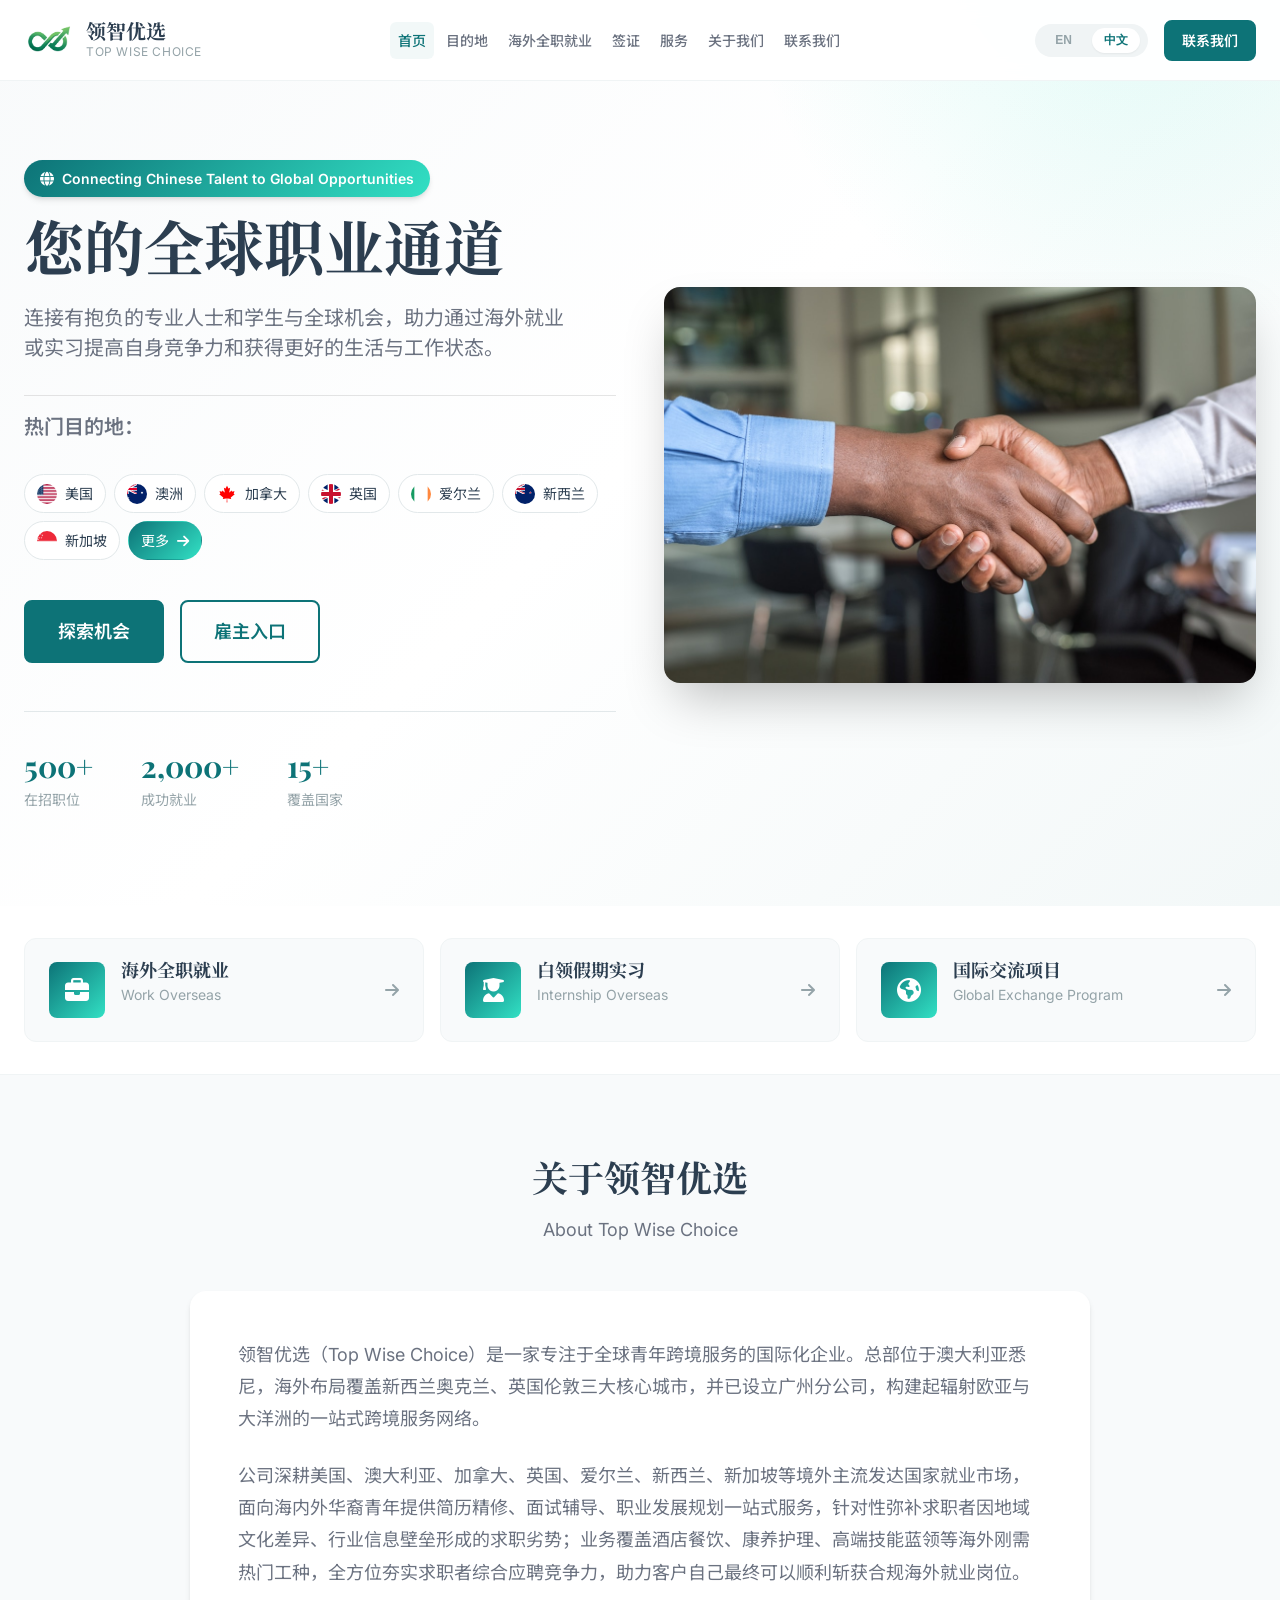
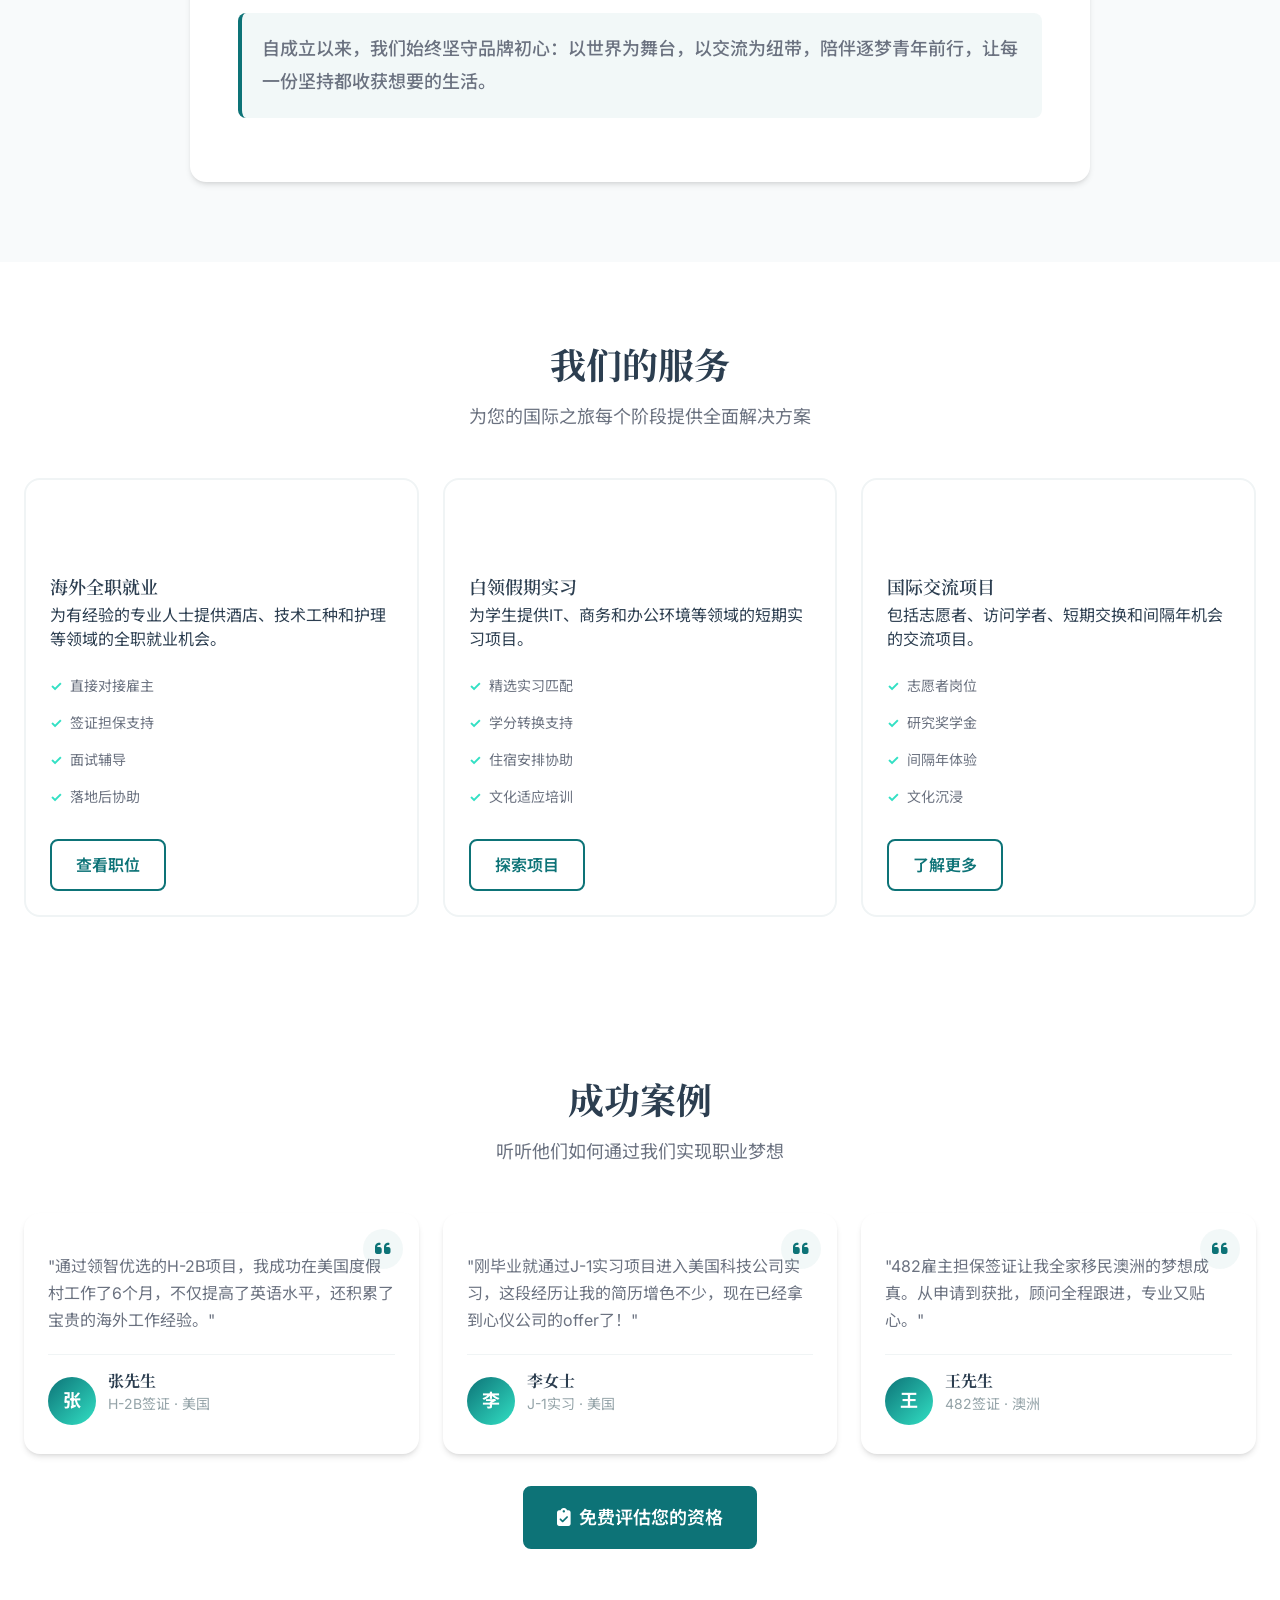
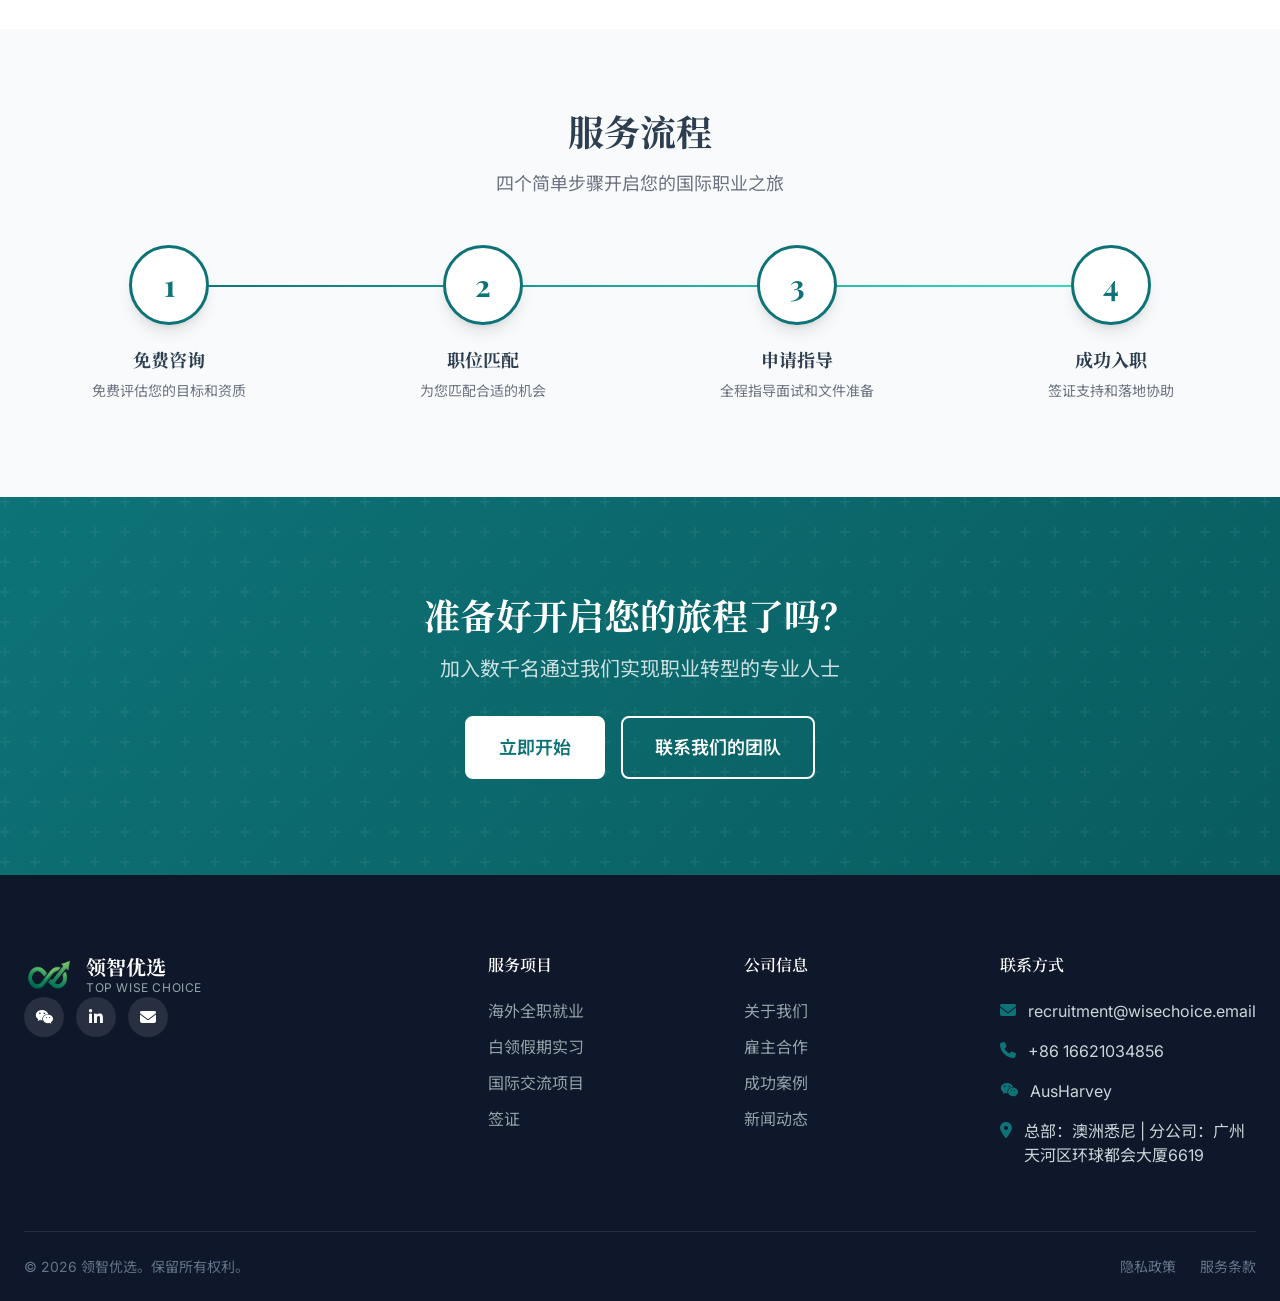
<file: index.html>
<!DOCTYPE html>
<html lang="zh-CN">
<head>
  <meta charset="UTF-8">
  <meta name="viewport" content="width=device-width, initial-scale=1.0">
  <title>领智优选 Top Wise Choice | 全球职业机会</title>
  <meta name="description" content="领智优选 - 连接华人求职者与全球职业机会。海外全职就业、白领假期实习、国际交流项目一站式服务。">
  <link rel="stylesheet" href="styles/main.css">
  <link rel="stylesheet" href="styles/home-enhanced.css">
  <link rel="stylesheet" href="https://cdnjs.cloudflare.com/ajax/libs/font-awesome/6.5.1/css/all.min.css">
  
  <!--Start of Tawk.to Script-->
  <script type="text/javascript">
  var Tawk_API=Tawk_API||{}, Tawk_LoadStart=new Date();
  (function(){
  var s1=document.createElement("script"),s0=document.getElementsByTagName("script")[0];
  s1.async=true;
  s1.src='https://embed.tawk.to/6a1eea2123ea7d1c2c95420b/1jq4c54t0';
  s1.charset='UTF-8';
  s1.setAttribute('crossorigin','*');
  s0.parentNode.insertBefore(s1,s0);
  })();
  
  // 配置 Tawk.to 显示设置
  Tawk_API.onLoad = function() {
    Tawk_API.showWidget();
  };
  
  // 强制显示聊天按钮
  window.addEventListener('load', function() {
    setTimeout(function() {
      if (typeof Tawk_API !== 'undefined') {
        Tawk_API.showWidget();
      }
    }, 1000);
  });
  </script>
  <!--End of Tawk.to Script-->
</head>
<body>
  <!-- Header -->
  <header class="header">
    <div class="container">
      <div class="header-inner">
        <a href="index.html" class="logo">
          <img src="images/logo/48b96f22-c7f7-40b8-ac40-d9ac1f0bcf75-removebg-preview.png" alt="领智优选" class="logo-img">
          <div class="logo-text">
            <span class="logo-text-main" data-i18n="brand_name">领智优选</span>
            <span class="logo-text-sub">TOP WISE CHOICE</span>
          </div>
        </a>
        
        <nav class="nav">
          <ul class="nav-links">
            <li><a href="index.html" class="nav-link active" data-i18n="nav_home">首页</a></li>
            <li><a href="destinations.html" class="nav-link" data-i18n="nav_destinations">目的地</a></li>
            <li><a href="work-overseas.html" class="nav-link" data-i18n="nav_work">海外全职就业</a></li>
            <li><a href="visa-services.html" class="nav-link" data-i18n="nav_visa">签证服务</a></li>
            <li><a href="for-employers.html" class="nav-link" data-i18n="nav_service">业务介绍</a></li>
            <li><a href="about-us.html" class="nav-link" data-i18n="nav_about">关于我们</a></li>
            <li><a href="contact-us.html" class="nav-link" data-i18n="nav_contact">联系我们</a></li>
          </ul>
        </nav>
        
        <div class="header-actions">
          <div class="lang-switcher">
            <button class="lang-btn" data-lang="en">EN</button>
            <button class="lang-btn" data-lang="zh">中文</button>
          </div>
          <a href="contact-us.html" class="btn btn-primary btn-sm" data-i18n="contact_us">联系我们</a>
          <button class="mobile-menu-toggle" aria-label="Toggle Menu">
            <span></span>
            <span></span>
            <span></span>
          </button>
        </div>
      </div>
    </div>
  </header>
  
  <!-- Mobile Menu -->
  <div class="mobile-menu">
    <ul class="mobile-nav-links">
      <li><a href="index.html" class="mobile-nav-link active" data-i18n="nav_home">首页</a></li>
      <li><a href="destinations.html" class="mobile-nav-link" data-i18n="nav_destinations">目的地</a></li>
      <li><a href="work-overseas.html" class="mobile-nav-link" data-i18n="nav_work">海外全职就业</a></li>
      <li><a href="visa-services.html" class="mobile-nav-link" data-i18n="nav_visa">签证服务</a></li>
      <li><a href="for-employers.html" class="mobile-nav-link" data-i18n="nav_service">业务介绍</a></li>
      <li><a href="about-us.html" class="mobile-nav-link" data-i18n="nav_about">关于我们</a></li>
      <li><a href="contact-us.html" class="mobile-nav-link" data-i18n="nav_contact">联系我们</a></li>
    </ul>
  </div>

  <!-- Hero Section -->
  <section class="hero">
    <div class="container">
      <div class="hero-grid">
        <div class="hero-text">
          <!-- Core Value Proposition -->
          <div class="value-prop">
            <span class="value-prop-badge"><i class="fas fa-globe"></i> Connecting Chinese Talent to Global Opportunities</span>
          </div>
          
          <h1 data-i18n="hero_title">您的<span class="highlight">全球职业</span>通</h1>
          <p data-i18n="hero_subtitle">连接有抱负的专业人士和学生与全球机会。我们让您的事业梦想成为现实</p>
          
          <!-- Country Quick Filter -->
          <div class="country-filter">
            <p class="country-filter-label">热门目的地：</p>
            <div class="country-filter-tags">
              <a href="destinations.html#usa" class="country-tag"><img src="images/flags/us.png" alt="美国"> 美国</a>
              <a href="destinations.html#australia" class="country-tag"><img src="images/flags/au.png" alt="澳洲"> 澳洲</a>
              <a href="destinations.html#canada" class="country-tag"><img src="images/flags/ca.png" alt="加拿大"> 加拿大</a>
              <a href="destinations.html#uk" class="country-tag"><img src="images/flags/gb.png" alt="英国"> 英国</a>
              <a href="destinations.html#ireland" class="country-tag"><img src="images/flags/ie.png" alt="爱尔兰"> 爱尔兰</a>
              <a href="destinations.html#newzealand" class="country-tag"><img src="images/flags/nz.png" alt="新西兰"> 新西兰</a>
              <a href="destinations.html#singapore" class="country-tag"><img src="images/flags/sg.png" alt="新加坡"> 新加坡</a>
              <a href="destinations.html#others" class="country-tag more">更多 <i class="fas fa-arrow-right"></i></a>
            </div>
          </div>
          
          <div class="hero-cta">
            <a href="contact-us.html" class="btn btn-primary btn-lg" data-i18n="hero_cta_primary">免费评估</a>
            <a href="work-overseas.html" class="btn btn-secondary btn-lg" data-i18n="hero_cta_secondary">探索机会</a>
          </div>
          
          <div class="hero-stats">
            <div class="hero-stat">
              <span class="hero-stat-value">500+</span>
              <span class="hero-stat-label" data-i18n="stat_jobs">在招职位</span>
            </div>
            <div class="hero-stat">
              <span class="hero-stat-value">2,000+</span>
              <span class="hero-stat-label" data-i18n="stat_candidates">成功就业</span>
            </div>
            <div class="hero-stat">
              <span class="hero-stat-value">15+</span>
              <span class="hero-stat-label" data-i18n="stat_countries">覆盖国家</span>
            </div>
          </div>
        </div>
        <div class="hero-visual">
          <div class="hero-image">
            <img src="images/hero/professional-meeting.jpg" alt="Professional meeting">
          </div>
        </div>
      </div>
    </div>
  </section>

  <!-- Quick Services Entry -->
  <section class="quick-services">
    <div class="container">
      <div class="quick-services-grid">
        <a href="work-overseas.html" class="quick-service-card">
          <div class="quick-service-icon">
            <i class="fas fa-briefcase"></i>
          </div>
          <div class="quick-service-content">
            <h3 data-i18n="service_work_title">海外全职就业</h3>
            <p>Work Overseas</p>
          </div>
          <div class="quick-service-arrow"><i class="fas fa-arrow-right"></i></div>
        </a>
        
        <a href="intern-abroad.html" class="quick-service-card">
          <div class="quick-service-icon">
            <i class="fas fa-user-graduate"></i>
          </div>
          <div class="quick-service-content">
            <h3 data-i18n="service_intern_title">白领假期实习</h3>
            <p>Internship Overseas</p>
          </div>
          <div class="quick-service-arrow"><i class="fas fa-arrow-right"></i></div>
        </a>
        
        <a href="global-programs.html" class="quick-service-card">
          <div class="quick-service-icon">
            <i class="fas fa-globe-americas"></i>
          </div>
          <div class="quick-service-content">
            <h3 data-i18n="service_programs_title">全球交流项目</h3>
            <p>Global Exchange Program</p>
          </div>
          <div class="quick-service-arrow"><i class="fas fa-arrow-right"></i></div>
        </a>
      </div>
    </div>
  </section>

  <!-- About Section -->
  <section class="section about" style="background-color: var(--color-gray-50);">
    <div class="container">
      <div class="section-header">
        <h2 data-i18n="about_title">关于领智优选</h2>
        <p data-i18n="about_subtitle">About Top Wise Choice</p>
      </div>
      <div style="max-width: 900px; margin: 0 auto;">
        <div class="about-content" style="background: white; padding: 48px; border-radius: var(--radius-2xl); box-shadow: var(--shadow-md);">
          <div class="lang-content" data-lang="zh">
            <p style="font-size: 1.125rem; line-height: 1.8; color: var(--color-text-secondary); margin-bottom: 24px;">
              领智优选（Top Wise Choice）是一家专注于全球青年跨境服务的国际化企业。总部位于澳大利亚悉尼，海外布局覆盖新西兰奥克兰、英国伦敦三大核心城市，并已设立广州分公司，构建起辐射欧亚与大洋洲的一站式跨境服务网络。
            </p>
            <p style="font-size: 1.125rem; line-height: 1.8; color: var(--color-text-secondary); margin-bottom: 24px;">
              公司深耕美国、澳大利亚、加拿大、英国、爱尔兰、新西兰、新加坡等境外主流发达国家就业市场，面向海内外华裔青年提供简历精修、面试辅导、职业发展规划一站式服务，针对性弥补求职者因地域文化差异、行业信息壁垒形成的求职劣势；业务覆盖酒店餐饮、康养护理、高端技能蓝领等海外刚需热门工种，全方位夯实求职者综合应聘竞争力，助力客户自己最终可以顺利斩获合规海外就业岗位。
            </p>
            <p style="font-size: 1.125rem; line-height: 1.8; color: var(--color-text-secondary); font-weight: 500; border-left: 4px solid var(--color-primary); padding-left: 20px; background: var(--color-primary-50); padding: 20px; border-radius: var(--radius-lg);">
              自成立以来，我们始终坚守品牌初心：以世界为舞台，以交流为纽带，陪伴逐梦青年前行，让每一份坚持都收获想要的生活。
            </p>
          </div>
          <div class="lang-content" data-lang="en" style="display: none;">
            <p style="font-size: 1.125rem; line-height: 1.8; color: var(--color-text-secondary); margin-bottom: 24px;">
              Top Wise Choice is an international enterprise dedicated to global youth cross-border services. Headquartered in Sydney, Australia, our overseas presence covers three core cities: Auckland (New Zealand) and London (UK), with a Guangzhou branch established, building a one-stop cross-border service network across Europe, Asia and Oceania.
            </p>
            <p style="font-size: 1.125rem; line-height: 1.8; color: var(--color-text-secondary); margin-bottom: 24px;">
              We specialize in the employment markets of mainstream developed countries including the United States, Australia, Canada, the United Kingdom, Ireland, New Zealand, and Singapore. We provide one-stop services for Chinese youth worldwide including resume refinement, interview coaching, and career development planning, specifically addressing job seekers' disadvantages caused by regional cultural differences and industry information barriers. Our business covers high-demand overseas sectors such as hospitality and catering, healthcare and nursing, and skilled blue-collar trades, comprehensively enhancing job seekers' competitiveness to help them successfully secure compliant overseas employment positions.
            </p>
            <p style="font-size: 1.125rem; line-height: 1.8; color: var(--color-text-secondary); font-weight: 500; border-left: 4px solid var(--color-primary); padding-left: 20px; background: var(--color-primary-50); padding: 20px; border-radius: var(--radius-lg);">
              Our brand mission has always been: Take the world as the stage, communication as the link, accompany young dreamers forward, and let every perseverance harvest the life they desire.
            </p>
          </div>
        </div>
      </div>
    </div>
  </section>

  <!-- Services Section -->
  <section class="section services">
    <div class="container">
      <div class="section-header">
        <h2 data-i18n="services_title">我们的服务</h2>
        <p data-i18n="services_subtitle">为您的国际之旅每个阶段提供全面解决方案</p>
      </div>
      
      <div class="services-grid">
        <!-- Work Overseas -->
        <div class="service-card">
          <div class="service-icon">
            <i class="fas fa-briefcase"></i>
          </div>
          <h3 data-i18n="service_work_title">海外全职就业</h3>
          <p data-i18n="service_work_desc">为有经验的专业人士提供酒店、技术工种和护理等领域的全职就业机会。</p>
          <ul class="service-features">
            <li data-i18n="service_work_feature1">直接对接雇主</li>
            <li data-i18n="service_work_feature2">签证担保支持</li>
            <li data-i18n="service_work_feature3">面试辅导</li>
            <li data-i18n="service_work_feature4">落地后协助</li>
          </ul>
          <a href="work-overseas.html" class="btn btn-secondary" data-i18n="service_work_cta">查看职位</a>
        </div>
        
        <!-- Intern Abroad -->
        <div class="service-card">
          <div class="service-icon">
            <i class="fas fa-user-graduate"></i>
          </div>
          <h3 data-i18n="service_intern_title">白领假期实习</h3>
          <p data-i18n="service_intern_desc">为学生提供IT、商务和办公环境等领域的短期实习项目。</p>
          <ul class="service-features">
            <li data-i18n="service_intern_feature1">精选实习匹配</li>
            <li data-i18n="service_intern_feature2">学分转换支持</li>
            <li data-i18n="service_intern_feature3">住宿安排协助</li>
            <li data-i18n="service_intern_feature4">文化适应培训</li>
          </ul>
          <a href="intern-abroad.html" class="btn btn-secondary" data-i18n="service_intern_cta">探索项目</a>
        </div>
        
        <!-- Global Programs -->
        <div class="service-card">
          <div class="service-icon">
            <i class="fas fa-globe-americas"></i>
          </div>
          <h3 data-i18n="service_programs_title">国际交流项目</h3>
          <p data-i18n="service_programs_desc">包括志愿者、访问学者、短期交换和间隔年机会的交流项目。</p>
          <ul class="service-features">
            <li data-i18n="service_programs_feature1">志愿者岗位</li>
            <li data-i18n="service_programs_feature2">研究奖学金</li>
            <li data-i18n="service_programs_feature3">间隔年体验</li>
            <li data-i18n="service_programs_feature4">文化沉浸</li>
          </ul>
          <a href="global-programs.html" class="btn btn-secondary" data-i18n="service_programs_cta">了解更多</a>
        </div>
      </div>
    </div>
  </section>

  <!-- Success Stories Section -->
  <section class="section success-stories" style="background: linear-gradient(135deg, var(--color-primary-50) 0%, var(--color-secondary-50) 100%);">
    <div class="container">
      <div class="section-header">
        <h2>成功案例</h2>
        <p>听听他们如何通过我们实现职业梦想</p>
      </div>
      
      <div class="stories-carousel">
        <div class="story-card">
          <div class="story-quote"><i class="fas fa-quote-left"></i></div>
          <p class="story-text">"通过领智优选的H-2B项目，我成功在美国度假村工作了6个月，不仅提高了英语水平，还积累了宝贵的海外工作经验。"</p>
          <div class="story-author">
            <div class="story-avatar">张</div>
            <div class="story-info">
              <h4>张先生</h4>
              <p>H-2B签证 · 美国</p>
            </div>
          </div>
        </div>
        
        <div class="story-card">
          <div class="story-quote"><i class="fas fa-quote-left"></i></div>
          <p class="story-text">"刚毕业就通过J-1实习项目进入美国科技公司实习，这段经历让我的简历增色不少，现在已经拿到心仪公司的offer了！"</p>
          <div class="story-author">
            <div class="story-avatar">李</div>
            <div class="story-info">
              <h4>李女士</h4>
              <p>J-1实习 · 美国</p>
            </div>
          </div>
        </div>
        
        <div class="story-card">
          <div class="story-quote"><i class="fas fa-quote-left"></i></div>
          <p class="story-text">"482雇主担保签证让我全家移民澳洲的梦想成真。从申请到获批，顾问全程跟进，专业又贴心。"</p>
          <div class="story-author">
            <div class="story-avatar">王</div>
            <div class="story-info">
              <h4>王先生</h4>
              <p>482签证 · 澳洲</p>
            </div>
          </div>
        </div>
      </div>
      
      <div class="stories-cta" style="text-align: center; margin-top: var(--space-8);">
        <a href="contact-us.html" class="btn btn-primary btn-lg">
          <i class="fas fa-clipboard-check"></i> 免费评估您的资格
        </a>
      </div>
    </div>
  </section>

  <!-- Process Section -->
  <section class="section process">
    <div class="container">
      <div class="section-header">
        <h2 data-i18n="process_title">服务流程</h2>
        <p data-i18n="process_subtitle">四个简单步骤开启您的国际职业之旅</p>
      </div>
      
      <div class="process-steps">
        <div class="process-step">
          <div class="step-number">1</div>
          <h4 data-i18n="process_step1_title">免费咨询</h4>
          <p data-i18n="process_step1_desc">免费评估您的目标和资质</p>
        </div>
        <div class="process-step">
          <div class="step-number">2</div>
          <h4 data-i18n="process_step2_title">职位匹配</h4>
          <p data-i18n="process_step2_desc">为您匹配合适的机会</p>
        </div>
        <div class="process-step">
          <div class="step-number">3</div>
          <h4 data-i18n="process_step3_title">申请指导</h4>
          <p data-i18n="process_step3_desc">全程指导面试和文件准备</p>
        </div>
        <div class="process-step">
          <div class="step-number">4</div>
          <h4 data-i18n="process_step4_title">成功入职</h4>
          <p data-i18n="process_step4_desc">签证支持和落地协助</p>
        </div>
      </div>
    </div>
  </section>

  <!-- CTA Section -->
  <section class="cta-section">
    <div class="container">
      <div class="cta-content">
        <h2 data-i18n="cta_title">准备好开启您的旅程了吗？</h2>
        <p data-i18n="cta_subtitle">加入数千名通过我们实现职业转型的专业人士</p>
        <div class="cta-buttons">
          <a href="contact-us.html" class="btn btn-white btn-lg" data-i18n="cta_btn_primary">立即开始</a>
          <a href="about-us.html" class="btn btn-outline-white btn-lg" data-i18n="cta_btn_secondary">联系我们的团队</a>
        </div>
      </div>
    </div>
  </section>

  <!-- Footer -->
  <footer class="footer">
    <div class="container">
      <div class="footer-top">
        <div class="footer-grid">
          <div class="footer-brand">
            <a href="index.html" class="logo">
              <img src="images/logo/48b96f22-c7f7-40b8-ac40-d9ac1f0bcf75-removebg-preview.png" alt="领智优选" class="logo-img" style="height: 40px;">
              <div class="logo-text">
                <span class="logo-text-main" style="color: white;">领智优选</span>
                <span class="logo-text-sub">TOP WISE CHOICE</span>
              </div>
            </a>
            <div class="footer-social">
              <a href="#" class="social-link" aria-label="WeChat"><i class="fab fa-weixin"></i></a>
              <a href="#" class="social-link" aria-label="LinkedIn"><i class="fab fa-linkedin-in"></i></a>
              <a href="#" class="social-link" aria-label="Email"><i class="fas fa-envelope"></i></a>
            </div>
          </div>
          
          <div class="footer-column">
            <h4 data-i18n="footer_services">服务项目</h4>
            <ul class="footer-links">
              <li><a href="work-overseas.html" data-i18n="nav_work">海外全职就业</a></li>
              <li><a href="intern-abroad.html" data-i18n="nav_intern">白领假期实习</a></li>
              <li><a href="global-programs.html" data-i18n="nav_programs">国际交流项目</a></li>
              <li><a href="visa-services.html" data-i18n="nav_visa">签证服务</a></li>
            </ul>
          </div>
          
          <div class="footer-column">
            <h4 data-i18n="footer_company">公司信息</h4>
            <ul class="footer-links">
              <li><a href="about-us.html" data-i18n="nav_about">关于我们</a></li>
              <li><a href="for-employers.html" data-i18n="nav_employers">雇主合作</a></li>
              <li><a href="#">成功案例</a></li>
              <li><a href="#">新闻动态</a></li>
            </ul>
          </div>
          
          <div class="footer-column">
            <h4 data-i18n="footer_contact">联系方式</h4>
            <div class="footer-contact-item">
              <i class="fas fa-envelope"></i>
              <span>recruitment@wisechoice.email</span>
            </div>
            <div class="footer-contact-item">
              <i class="fas fa-phone"></i>
              <span>+86 16621034856</span>
            </div>
            <div class="footer-contact-item">
              <i class="fab fa-weixin"></i>
              <span>AusHarvey</span>
            </div>
            <div class="footer-contact-item">
              <i class="fas fa-map-marker-alt"></i>
              <span>总部：澳洲悉尼 | 分公司：广州天河区环球都会大厦6619</span>
            </div>
          </div>
        </div>
      </div>
      
      <div class="footer-bottom">
        <p data-i18n="footer_copyright">© 2026 领智优选。保留所有权利。</p>
        <div class="footer-bottom-links">
          <a href="#">隐私政策</a>
          <a href="#">服务条款</a>
        </div>
      </div>
    </div>
  </footer>

  <script src="scripts/main.js"></script>
</body>
</html>
</file>
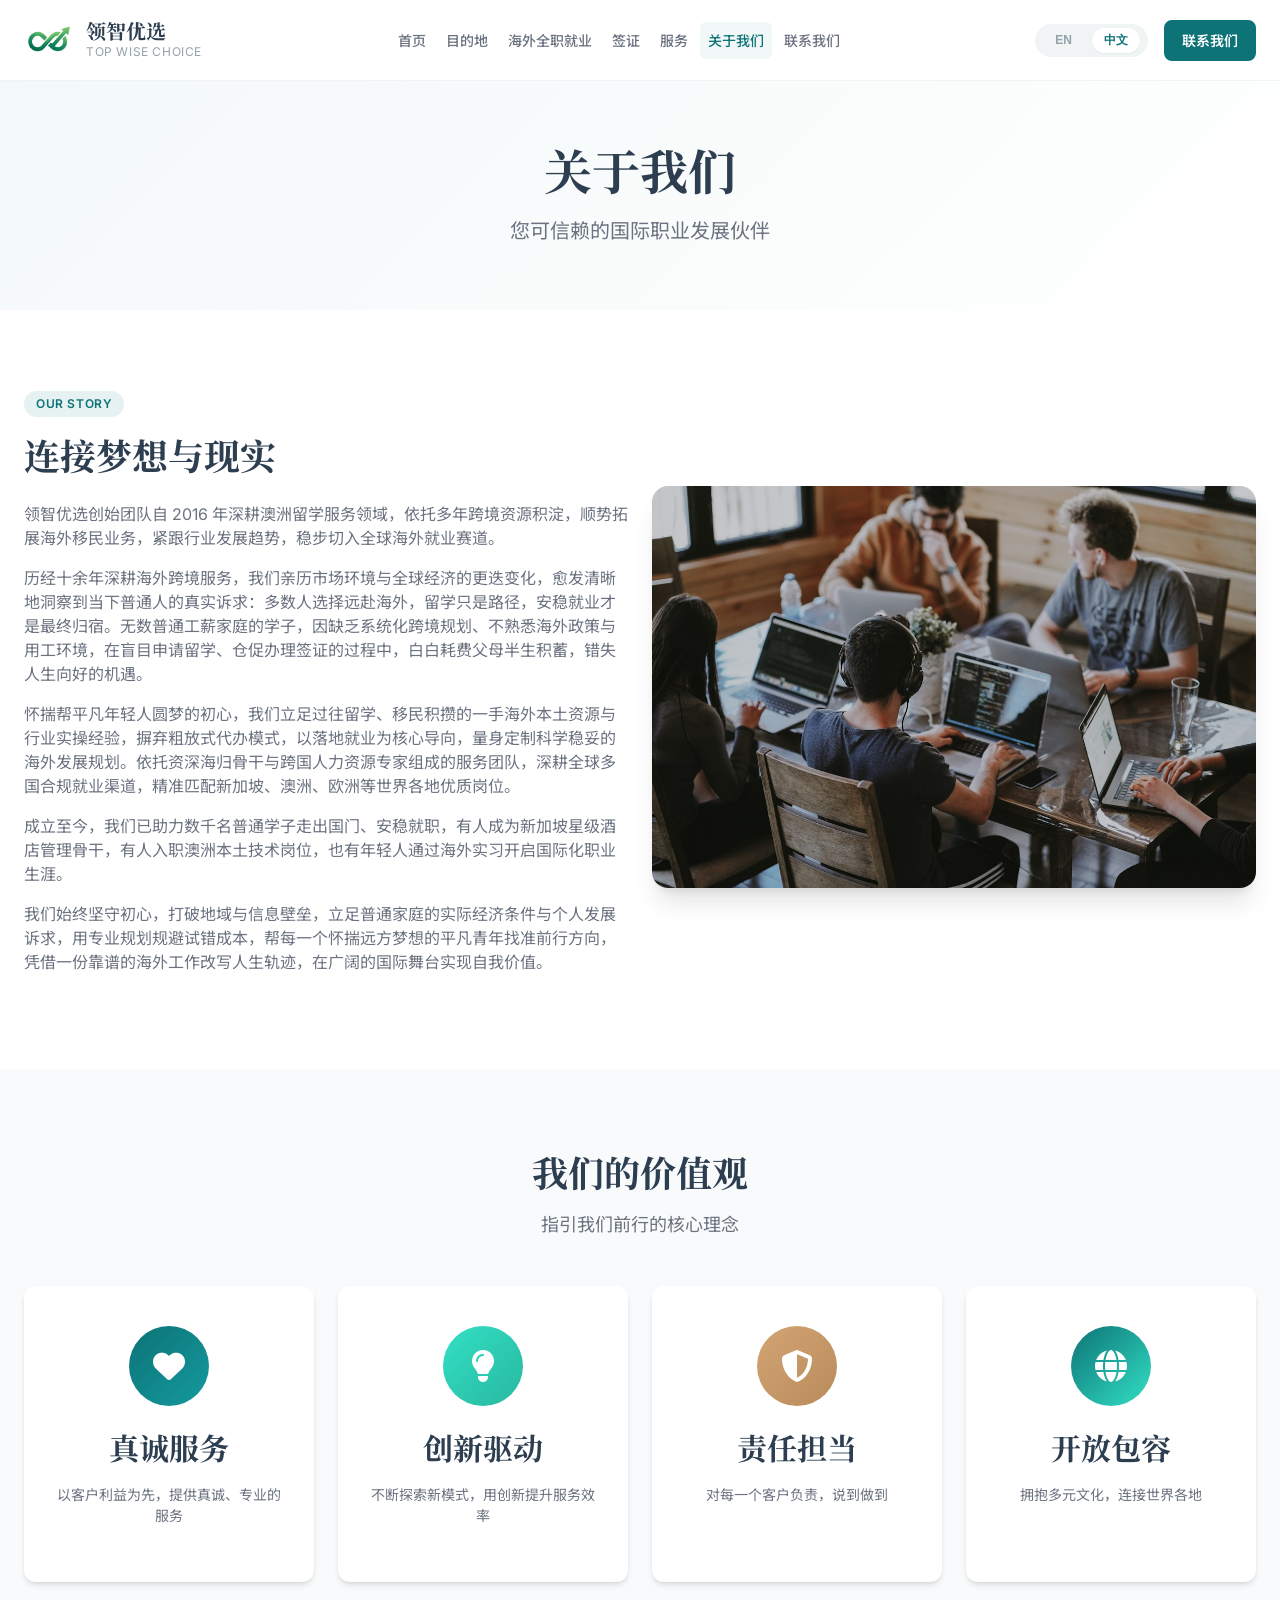
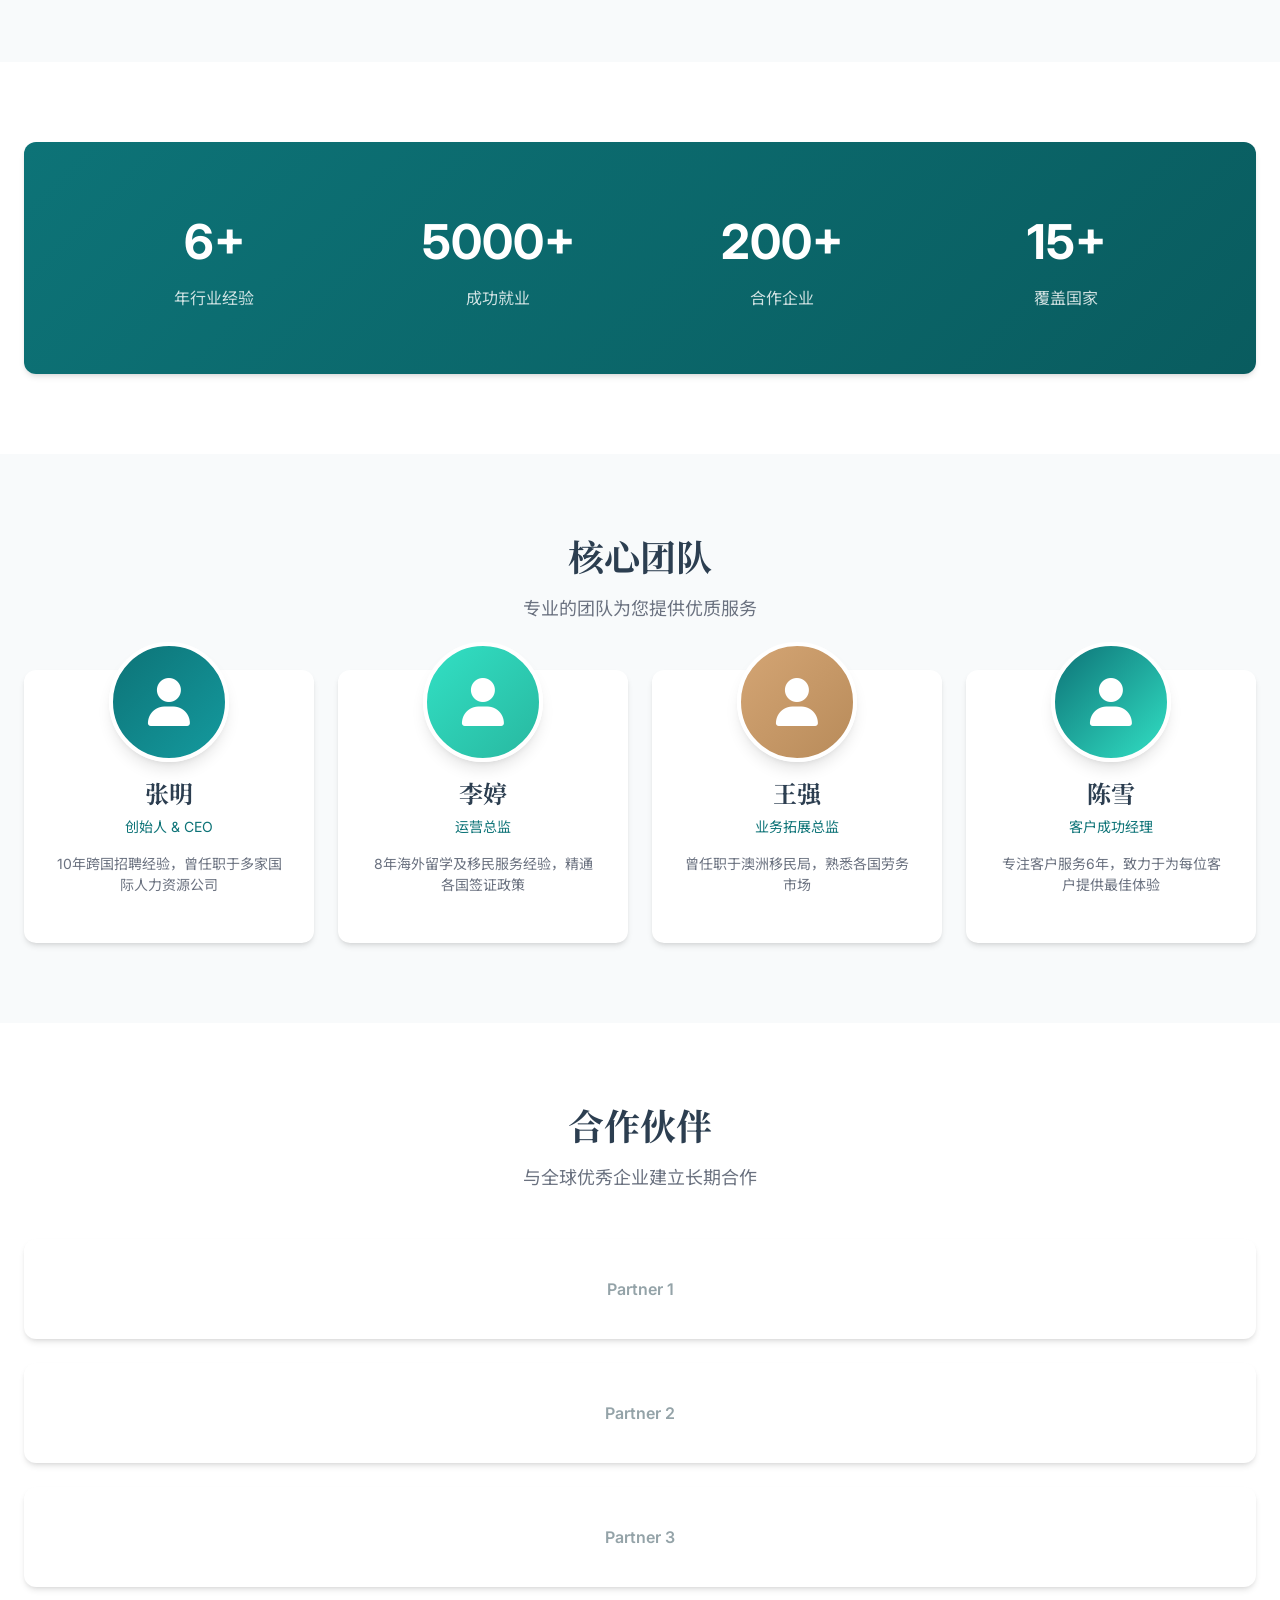
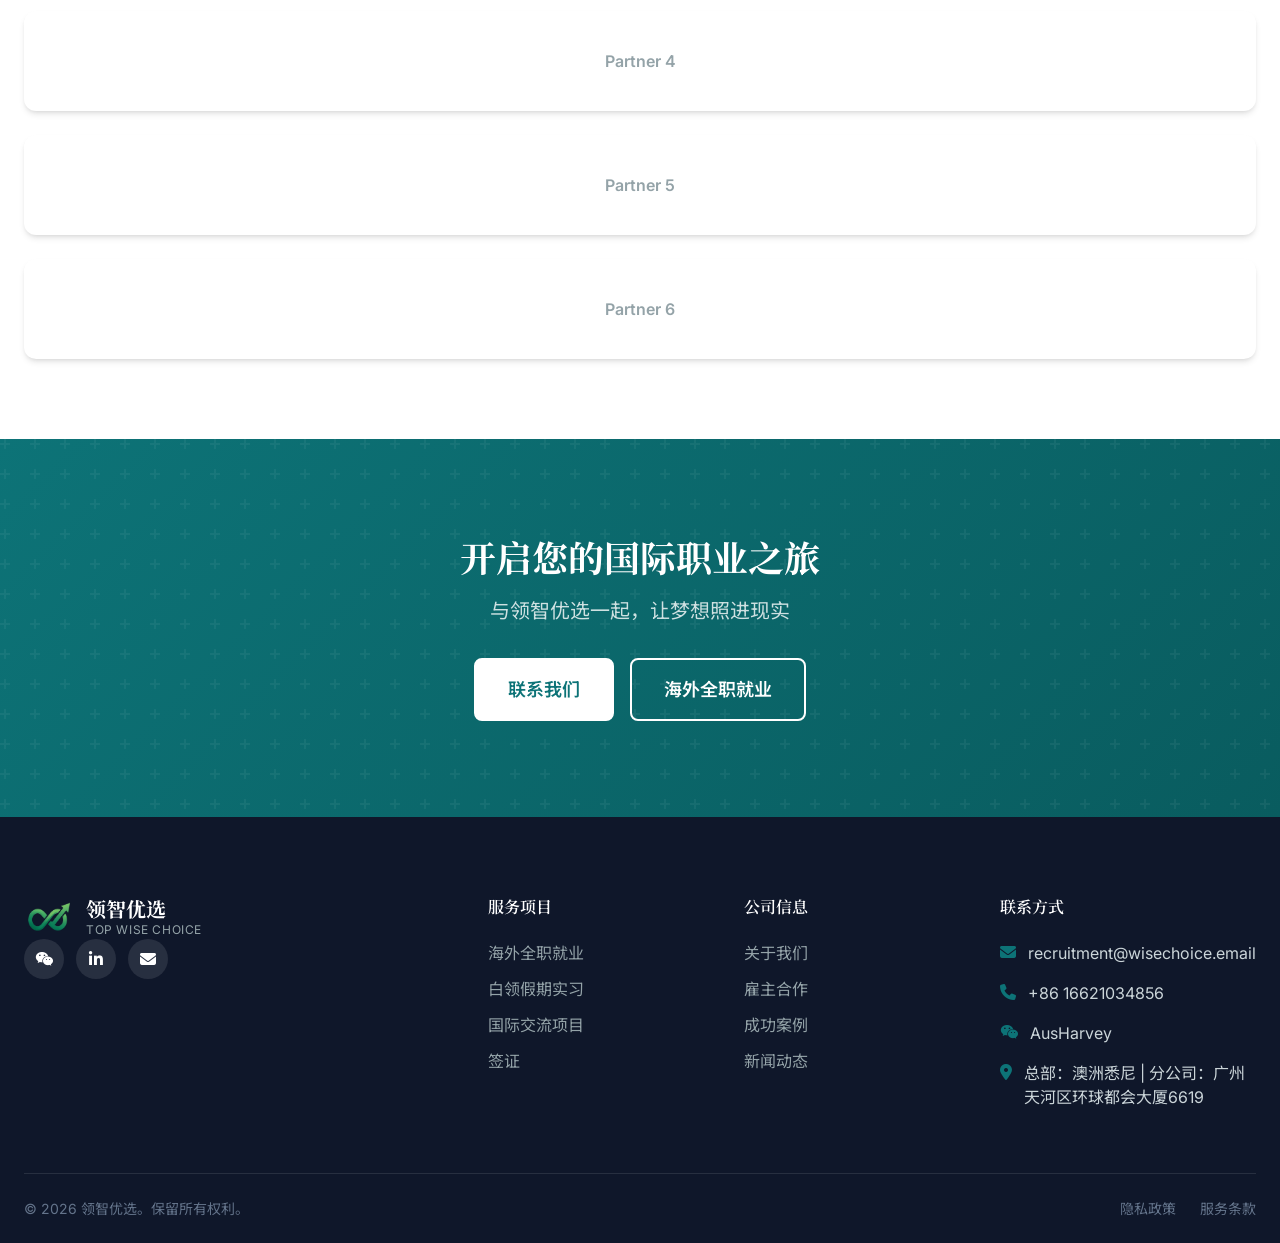
<file: about-us.html>
<!DOCTYPE html>
<html lang="zh-CN">
<head>
  <meta charset="UTF-8">
  <meta name="viewport" content="width=device-width, initial-scale=1.0">
  <title>关于我们 | 领智优选 Top Wise Choice</title>
  <meta name="description" content="关于领智优选 - 您可信赖的国际职业发展伙伴，专注连接华人人才与全球机会。">
  <link rel="stylesheet" href="styles/main.css">
  <link rel="stylesheet" href="https://cdnjs.cloudflare.com/ajax/libs/font-awesome/6.5.1/css/all.min.css">
  
  <!--Start of Tawk.to Script-->
  <script type="text/javascript">
  var Tawk_API=Tawk_API||{}, Tawk_LoadStart=new Date();
  (function(){
  var s1=document.createElement("script"),s0=document.getElementsByTagName("script")[0];
  s1.async=true;
  s1.src='https://embed.tawk.to/6a1eea2123ea7d1c2c95420b/1jq4c54t0';
  s1.charset='UTF-8';
  s1.setAttribute('crossorigin','*');
  s0.parentNode.insertBefore(s1,s0);
  })();
  </script>
  <!--End of Tawk.to Script-->
</head>
<body>
  <!-- Header -->
  <header class="header">
    <div class="container">
      <div class="header-inner">
        <a href="index.html" class="logo">
          <img src="images/logo/48b96f22-c7f7-40b8-ac40-d9ac1f0bcf75-removebg-preview.png" alt="领智优选" class="logo-img">
          <div class="logo-text">
            <span class="logo-text-main">领智优选</span>
            <span class="logo-text-sub">TOP WISE CHOICE</span>
          </div>
        </a>
        
        <nav class="nav">
          <ul class="nav-links">
            <li><a href="index.html" class="nav-link" data-i18n="nav_home">首页</a></li>
            <li><a href="destinations.html" class="nav-link" data-i18n="nav_destinations">目的地</a></li>
            <li><a href="work-overseas.html" class="nav-link" data-i18n="nav_work">海外全职就业</a></li>
            <li><a href="visa-services.html" class="nav-link" data-i18n="nav_visa">签证服务</a></li>
            <li><a href="for-employers.html" class="nav-link" data-i18n="nav_service">服务</a></li>
            <li><a href="about-us.html" class="nav-link active" data-i18n="nav_about">关于我们</a></li>
            <li><a href="contact-us.html" class="nav-link" data-i18n="nav_contact">联系我们</a></li>
          </ul>
        </nav>
        
        <div class="header-actions">
          <div class="lang-switcher">
            <button class="lang-btn" data-lang="en">EN</button>
            <button class="lang-btn" data-lang="zh">中文</button>
          </div>
          <a href="contact-us.html" class="btn btn-primary btn-sm" data-i18n="contact_us">联系我们</a>
          <button class="mobile-menu-toggle" aria-label="Toggle Menu"><span></span><span></span><span></span></button>
        </div>
      </div>
    </div>
  </header>

  <!-- Mobile Menu -->
  <div class="mobile-menu">
    <ul class="mobile-nav-links">
      <li><a href="index.html" class="mobile-nav-link" data-i18n="nav_home">首页</a></li>
      <li><a href="work-overseas.html" class="mobile-nav-link" data-i18n="nav_work">海外全职就业</a></li>
      <li><a href="visa-services.html" class="mobile-nav-link" data-i18n="nav_visa">签证服务</a></li>
      <li><a href="for-employers.html" class="mobile-nav-link" data-i18n="nav_service">服务</a></li>
      <li><a href="about-us.html" class="mobile-nav-link active" data-i18n="nav_about">关于我们</a></li>
      <li><a href="contact-us.html" class="mobile-nav-link" data-i18n="nav_contact">联系我们</a></li>
    </ul>
  </div>

  <!-- Page Header -->
  <section class="page-header">
    <div class="container">
      <h1 data-i18n="about_page_title">关于我们</h1>
      <p data-i18n="about_page_subtitle">您可信赖的国际职业发展伙伴</p>
    </div>
  </section>

  <!-- Our Story -->
  <section class="section">
    <div class="container">
      <div class="grid grid-2" style="align-items: center;">
        <div>
          <span class="tag tag-primary" style="margin-bottom: 1rem; display: inline-block;">OUR STORY</span>
          <h2 style="margin-bottom: 1.5rem;" data-i18n="about_story_title">连接梦想与现实</h2>
          <p style="color: var(--color-text-secondary); margin-bottom: 1rem;" data-i18n="about_story_p1">
            领智优选创始团队自 2016 年深耕澳洲留学服务领域，依托多年跨境资源积淀，顺势拓展海外移民业务，紧跟行业发展趋势，稳步切入全球海外就业赛道。
          </p>
          <p style="color: var(--color-text-secondary); margin-bottom: 1rem;" data-i18n="about_story_p2">
            历经十余年深耕海外跨境服务，我们亲历市场环境与全球经济的更迭变化，愈发清晰地洞察到当下普通人的真实诉求：多数人选择远赴海外，留学只是路径，安稳就业才是最终归宿。无数普通工薪家庭的学子，因缺乏系统化跨境规划、不熟悉海外政策与用工环境，在盲目申请留学、仓促办理签证的过程中，白白耗费父母半生积蓄，错失人生向好的机遇。
          </p>
          <p style="color: var(--color-text-secondary); margin-bottom: 1rem;" data-i18n="about_story_p3">
            怀揣帮平凡年轻人圆梦的初心，我们立足过往留学、移民积攒的一手海外本土资源与行业实操经验，摒弃粗放式代办模式，以落地就业为核心导向，量身定制科学稳妥的海外发展规划。依托资深海归骨干与跨国人力资源专家组成的服务团队，深耕全球多国合规就业渠道，精准匹配新加坡、澳洲、欧洲等世界各地优质岗位。
          </p>
          <p style="color: var(--color-text-secondary); margin-bottom: 1rem;" data-i18n="about_story_p4">
            成立至今，我们已助力数千名普通学子走出国门、安稳就职，有人成为新加坡星级酒店管理骨干，有人入职澳洲本土技术岗位，也有年轻人通过海外实习开启国际化职业生涯。
          </p>
          <p style="color: var(--color-text-secondary);" data-i18n="about_story_p5">
            我们始终坚守初心，打破地域与信息壁垒，立足普通家庭的实际经济条件与个人发展诉求，用专业规划规避试错成本，帮每一个怀揣远方梦想的平凡青年找准前行方向，凭借一份靠谱的海外工作改写人生轨迹，在广阔的国际舞台实现自我价值。
          </p>
        </div>
        <div>
          <img src="images/team/team-collaboration.jpg" alt="Team collaboration" style="width: 100%; border-radius: var(--radius-2xl); box-shadow: var(--shadow-xl);">
        </div>
      </div>
    </div>
  </section>

  <!-- Values -->
  <section class="section" style="background-color: var(--color-gray-50);">
    <div class="container">
      <div class="section-header">
        <h2 data-i18n="about_values_title">我们的价值观</h2>
        <p data-i18n="about_values_subtitle">指引我们前行的核心理念</p>
      </div>
      
      <div class="grid grid-4">
        <div class="card" style="text-align: center; padding: 2.5rem 2rem;">
          <div style="width: 80px; height: 80px; margin: 0 auto 1.5rem; background: linear-gradient(135deg, #0D7377, #149A9E); border-radius: 50%; display: flex; align-items: center; justify-content: center;">
            <i class="fas fa-heart" style="font-size: 2rem; color: white;"></i>
          </div>
          <h3 style="margin-bottom: 1rem;" data-i18n="about_value1_title">真诚服务</h3>
          <p style="font-size: 0.875rem; color: var(--color-text-secondary);" data-i18n="about_value1_desc">以客户利益为先，提供真诚、专业的服务</p>
        </div>
        <div class="card" style="text-align: center; padding: 2.5rem 2rem;">
          <div style="width: 80px; height: 80px; margin: 0 auto 1.5rem; background: linear-gradient(135deg, #32E0C4, #28B8A0); border-radius: 50%; display: flex; align-items: center; justify-content: center;">
            <i class="fas fa-lightbulb" style="font-size: 2rem; color: white;"></i>
          </div>
          <h3 style="margin-bottom: 1rem;" data-i18n="about_value2_title">创新驱动</h3>
          <p style="font-size: 0.875rem; color: var(--color-text-secondary);" data-i18n="about_value2_desc">不断探索新模式，用创新提升服务效率</p>
        </div>
        <div class="card" style="text-align: center; padding: 2.5rem 2rem;">
          <div style="width: 80px; height: 80px; margin: 0 auto 1.5rem; background: linear-gradient(135deg, #D4A574, #B88B5A); border-radius: 50%; display: flex; align-items: center; justify-content: center;">
            <i class="fas fa-shield-alt" style="font-size: 2rem; color: white;"></i>
          </div>
          <h3 style="margin-bottom: 1rem;" data-i18n="about_value3_title">责任担当</h3>
          <p style="font-size: 0.875rem; color: var(--color-text-secondary);" data-i18n="about_value3_desc">对每一个客户负责，说到做到</p>
        </div>
        <div class="card" style="text-align: center; padding: 2.5rem 2rem;">
          <div style="width: 80px; height: 80px; margin: 0 auto 1.5rem; background: linear-gradient(135deg, #0D7377, #32E0C4); border-radius: 50%; display: flex; align-items: center; justify-content: center;">
            <i class="fas fa-globe" style="font-size: 2rem; color: white;"></i>
          </div>
          <h3 style="margin-bottom: 1rem;" data-i18n="about_value4_title">开放包容</h3>
          <p style="font-size: 0.875rem; color: var(--color-text-secondary);" data-i18n="about_value4_desc">拥抱多元文化，连接世界各地</p>
        </div>
      </div>
    </div>
  </section>

  <!-- Stats -->
  <section class="section">
    <div class="container">
      <div class="card" style="padding: 4rem; background: linear-gradient(135deg, var(--color-primary) 0%, var(--color-primary-dark) 100%);">
        <div class="grid grid-4" style="gap: 2rem;">
          <div style="text-align: center; color: white;">
            <div style="font-size: 3rem; font-weight: 700; margin-bottom: 0.5rem;">6+</div>
            <div style="opacity: 0.8;" data-i18n="about_stats_years">年行业经验</div>
          </div>
          <div style="text-align: center; color: white;">
            <div style="font-size: 3rem; font-weight: 700; margin-bottom: 0.5rem;">5000+</div>
            <div style="opacity: 0.8;" data-i18n="about_stats_placements">成功就业</div>
          </div>
          <div style="text-align: center; color: white;">
            <div style="font-size: 3rem; font-weight: 700; margin-bottom: 0.5rem;">200+</div>
            <div style="opacity: 0.8;" data-i18n="about_stats_partners">合作企业</div>
          </div>
          <div style="text-align: center; color: white;">
            <div style="font-size: 3rem; font-weight: 700; margin-bottom: 0.5rem;">15+</div>
            <div style="opacity: 0.8;" data-i18n="about_stats_countries">覆盖国家</div>
          </div>
        </div>
      </div>
    </div>
  </section>

  <!-- Team -->
  <section class="section" style="background-color: var(--color-gray-50);">
    <div class="container">
      <div class="section-header">
        <h2 data-i18n="about_team_title">核心团队</h2>
        <p data-i18n="about_team_subtitle">专业的团队为您提供优质服务</p>
      </div>
      
      <div class="grid grid-4">
        <div class="card" style="text-align: center; padding: 2rem; overflow: visible;">
          <div style="width: 120px; height: 120px; margin: -60px auto 1rem; background: linear-gradient(135deg, #0D7377, #149A9E); border-radius: 50%; border: 4px solid white; display: flex; align-items: center; justify-content: center; box-shadow: var(--shadow-lg);">
            <i class="fas fa-user" style="font-size: 3rem; color: white;"></i>
          </div>
          <h4 style="margin-bottom: 0.5rem;">张明</h4>
          <p style="font-size: 0.875rem; color: var(--color-primary); margin-bottom: 1rem;" data-i18n="about_team_role1">创始人 & CEO</p>
          <p style="font-size: 0.875rem; color: var(--color-text-secondary);" data-i18n="about_team_bio1">10年跨国招聘经验，曾任职于多家国际人力资源公司</p>
        </div>
        <div class="card" style="text-align: center; padding: 2rem; overflow: visible;">
          <div style="width: 120px; height: 120px; margin: -60px auto 1rem; background: linear-gradient(135deg, #32E0C4, #28B8A0); border-radius: 50%; border: 4px solid white; display: flex; align-items: center; justify-content: center; box-shadow: var(--shadow-lg);">
            <i class="fas fa-user" style="font-size: 3rem; color: white;"></i>
          </div>
          <h4 style="margin-bottom: 0.5rem;">李婷</h4>
          <p style="font-size: 0.875rem; color: var(--color-primary); margin-bottom: 1rem;" data-i18n="about_team_role2">运营总监</p>
          <p style="font-size: 0.875rem; color: var(--color-text-secondary);" data-i18n="about_team_bio2">8年海外留学及移民服务经验，精通各国签证政策</p>
        </div>
        <div class="card" style="text-align: center; padding: 2rem; overflow: visible;">
          <div style="width: 120px; height: 120px; margin: -60px auto 1rem; background: linear-gradient(135deg, #D4A574, #B88B5A); border-radius: 50%; border: 4px solid white; display: flex; align-items: center; justify-content: center; box-shadow: var(--shadow-lg);">
            <i class="fas fa-user" style="font-size: 3rem; color: white;"></i>
          </div>
          <h4 style="margin-bottom: 0.5rem;">王强</h4>
          <p style="font-size: 0.875rem; color: var(--color-primary); margin-bottom: 1rem;" data-i18n="about_team_role3">业务拓展总监</p>
          <p style="font-size: 0.875rem; color: var(--color-text-secondary);" data-i18n="about_team_bio3">曾任职于澳洲移民局，熟悉各国劳务市场</p>
        </div>
        <div class="card" style="text-align: center; padding: 2rem; overflow: visible;">
          <div style="width: 120px; height: 120px; margin: -60px auto 1rem; background: linear-gradient(135deg, #0D7377, #32E0C4); border-radius: 50%; border: 4px solid white; display: flex; align-items: center; justify-content: center; box-shadow: var(--shadow-lg);">
            <i class="fas fa-user" style="font-size: 3rem; color: white;"></i>
          </div>
          <h4 style="margin-bottom: 0.5rem;">陈雪</h4>
          <p style="font-size: 0.875rem; color: var(--color-primary); margin-bottom: 1rem;" data-i18n="about_team_role4">客户成功经理</p>
          <p style="font-size: 0.875rem; color: var(--color-text-secondary);" data-i18n="about_team_bio4">专注客户服务6年，致力于为每位客户提供最佳体验</p>
        </div>
      </div>
    </div>
  </section>

  <!-- Partners -->
  <section class="section">
    <div class="container">
      <div class="section-header">
        <h2 data-i18n="about_partners_title">合作伙伴</h2>
        <p data-i18n="about_partners_subtitle">与全球优秀企业建立长期合作</p>
      </div>
      
      <div class="grid grid-6">
        <div class="card" style="display: flex; align-items: center; justify-content: center; padding: 2rem; height: 100px;">
          <span style="font-weight: 600; color: var(--color-text-muted);">Partner 1</span>
        </div>
        <div class="card" style="display: flex; align-items: center; justify-content: center; padding: 2rem; height: 100px;">
          <span style="font-weight: 600; color: var(--color-text-muted);">Partner 2</span>
        </div>
        <div class="card" style="display: flex; align-items: center; justify-content: center; padding: 2rem; height: 100px;">
          <span style="font-weight: 600; color: var(--color-text-muted);">Partner 3</span>
        </div>
        <div class="card" style="display: flex; align-items: center; justify-content: center; padding: 2rem; height: 100px;">
          <span style="font-weight: 600; color: var(--color-text-muted);">Partner 4</span>
        </div>
        <div class="card" style="display: flex; align-items: center; justify-content: center; padding: 2rem; height: 100px;">
          <span style="font-weight: 600; color: var(--color-text-muted);">Partner 5</span>
        </div>
        <div class="card" style="display: flex; align-items: center; justify-content: center; padding: 2rem; height: 100px;">
          <span style="font-weight: 600; color: var(--color-text-muted);">Partner 6</span>
        </div>
      </div>
    </div>
  </section>

  <!-- CTA Section -->
  <section class="cta-section">
    <div class="container">
      <div class="cta-content">
        <h2 data-i18n="about_cta_title">开启您的国际职业之旅</h2>
        <p data-i18n="about_cta_subtitle">与领智优选一起，让梦想照进现实</p>
        <div class="cta-buttons">
          <a href="contact-us.html" class="btn btn-white btn-lg" data-i18n="contact_us">联系我们</a>
          <a href="destinations.html" class="btn btn-outline-white btn-lg" data-i18n="nav_work">查看职位</a>
        </div>
      </div>
    </div>
  </section>

  <!-- Footer -->
  <footer class="footer">
    <div class="container">
      <div class="footer-top">
        <div class="footer-grid">
          <div class="footer-brand">
            <a href="index.html" class="logo">
              <img src="images/logo/48b96f22-c7f7-40b8-ac40-d9ac1f0bcf75-removebg-preview.png" alt="领智优选" class="logo-img" style="height: 40px;">
              <div class="logo-text">
                <span class="logo-text-main" style="color: white;">领智优选</span>
                <span class="logo-text-sub">TOP WISE CHOICE</span>
              </div>
            </a>
            <div class="footer-social">
              <a href="#" class="social-link"><i class="fab fa-weixin"></i></a>
              <a href="#" class="social-link"><i class="fab fa-linkedin-in"></i></a>
              <a href="#" class="social-link"><i class="fas fa-envelope"></i></a>
            </div>
          </div>
          <div class="footer-column">
            <h4 data-i18n="footer_services">服务项目</h4>
            <ul class="footer-links">
              <li><a href="destinations.html" data-i18n="nav_work">海外全职就业</a></li>
              <li><a href="intern-abroad.html" data-i18n="nav_intern">白领假期实习</a></li>
              <li><a href="global-programs.html" data-i18n="nav_programs">国际交流项目</a></li>
              <li><a href="visa-services.html" data-i18n="nav_visa">签证服务</a></li>
            </ul>
          </div>
          <div class="footer-column">
            <h4 data-i18n="footer_company">公司信息</h4>
            <ul class="footer-links">
              <li><a href="about-us.html" data-i18n="nav_about">关于我们</a></li>
              <li><a href="for-employers.html" data-i18n="nav_employers">雇主合作</a></li>
              <li><a href="#">成功案例</a></li>
              <li><a href="#">新闻动态</a></li>
            </ul>
          </div>
          <div class="footer-column">
            <h4 data-i18n="footer_contact">联系方式</h4>
            <div class="footer-contact-item"><i class="fas fa-envelope"></i><span>recruitment@wisechoice.email</span></div>
            <div class="footer-contact-item"><i class="fas fa-phone"></i><span>+86 16621034856</span></div>
            <div class="footer-contact-item"><i class="fab fa-weixin"></i><span>AusHarvey</span></div>
            <div class="footer-contact-item"><i class="fas fa-map-marker-alt"></i><span>总部：澳洲悉尼 | 分公司：广州天河区环球都会大厦6619</span></div>
          </div>
        </div>
      </div>
      <div class="footer-bottom">
        <p data-i18n="footer_copyright">© 2026 领智优选。保留所有权利。</p>
        <div class="footer-bottom-links"><a href="#">隐私政策</a><a href="#">服务条款</a></div>
      </div>
    </div>
  </footer>

  <script src="scripts/main.js"></script>
</body>
</html>
</file>
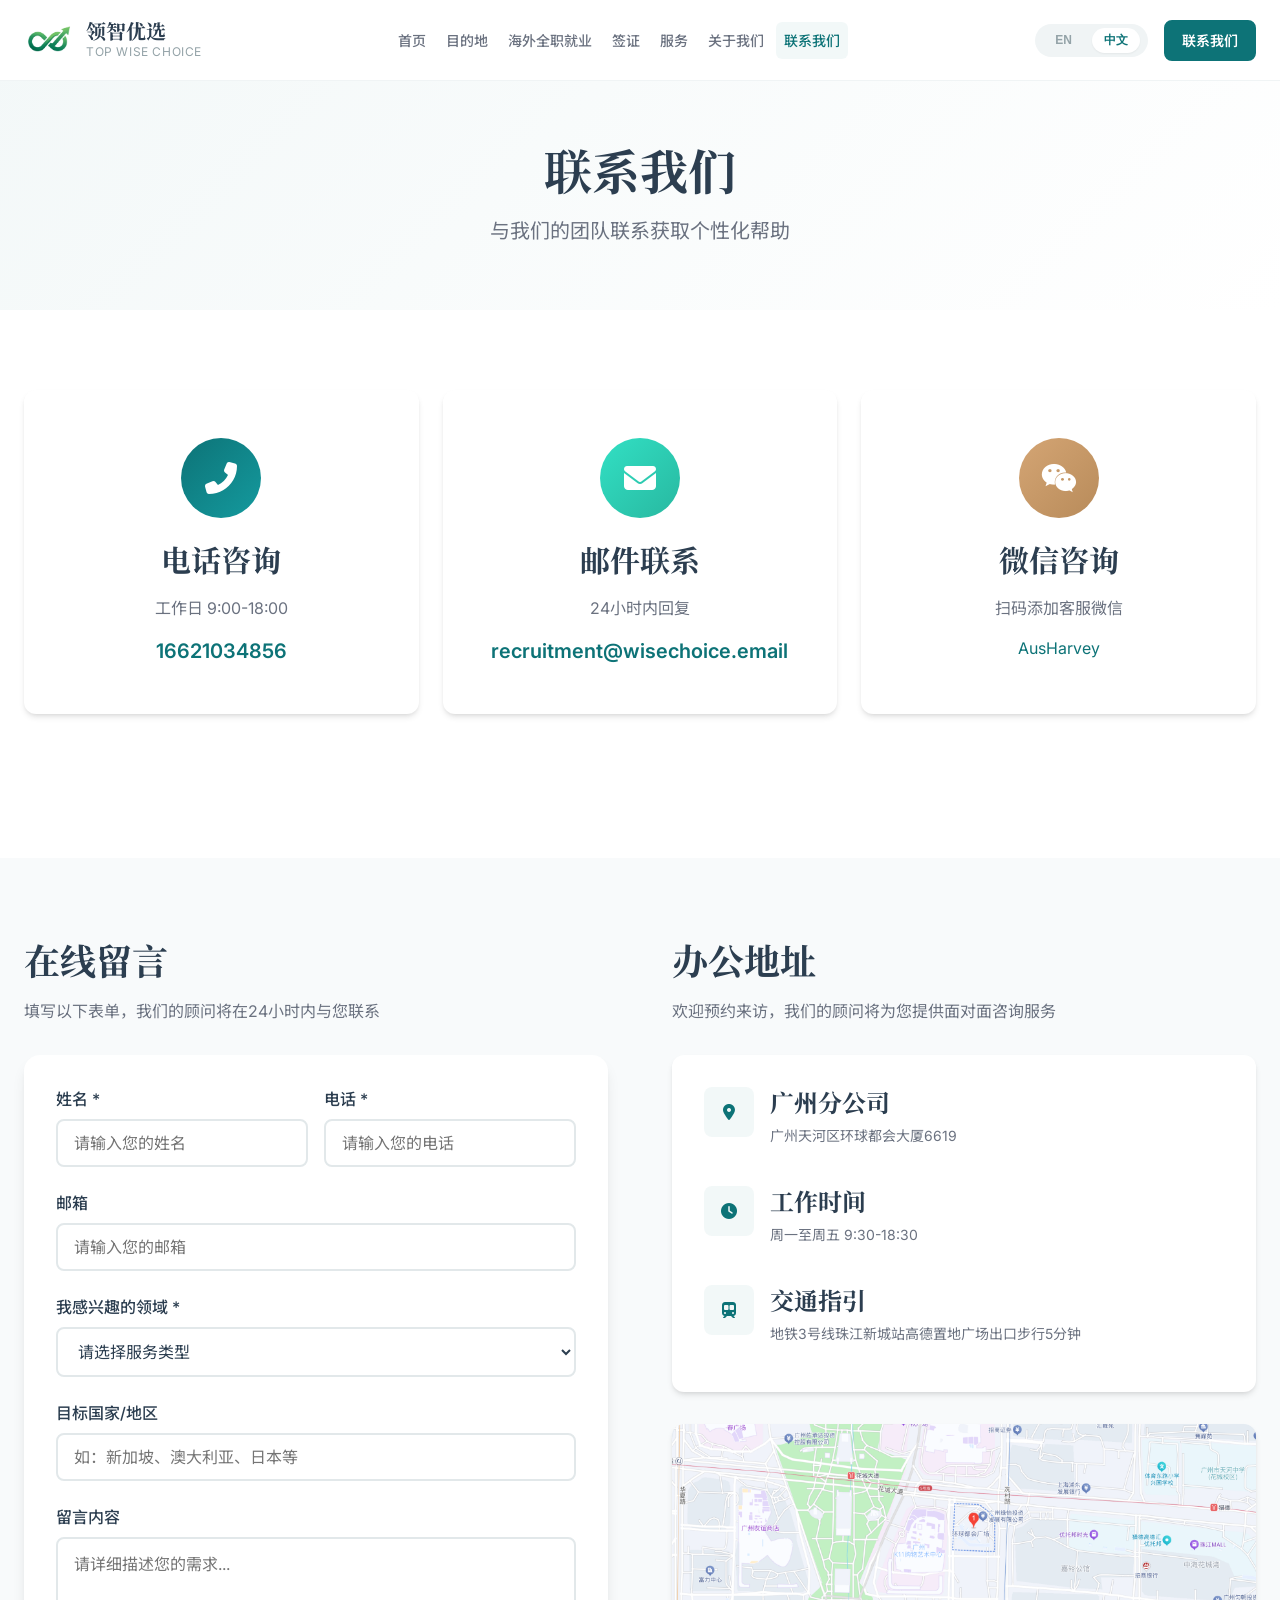
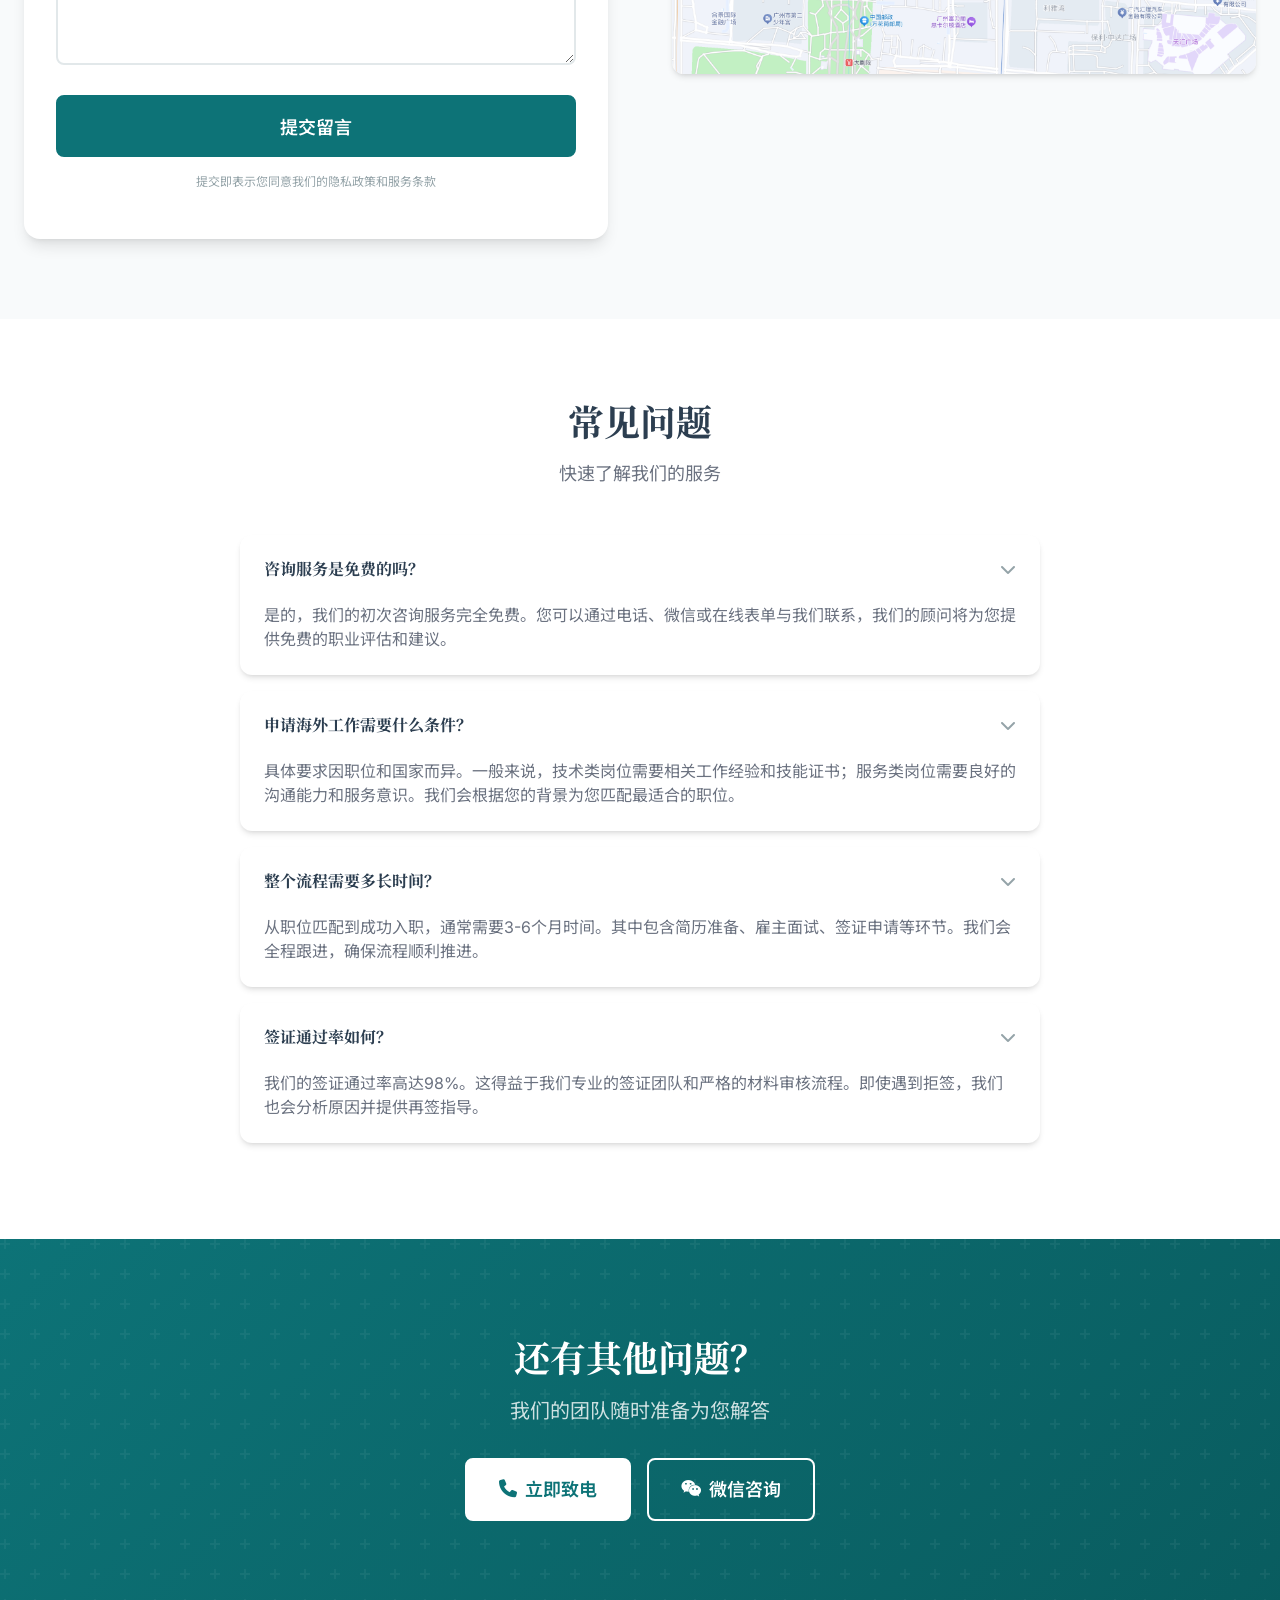
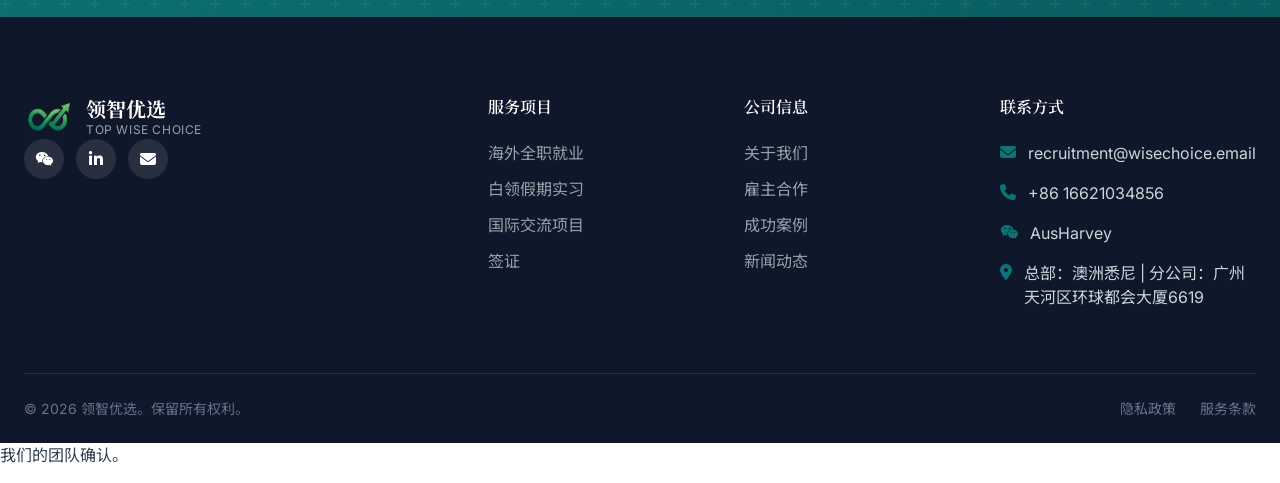
<file: contact-us.html>
<!DOCTYPE html>
<html lang="zh-CN">
<head>
  <meta charset="UTF-8">
  <meta name="viewport" content="width=device-width, initial-scale=1.0">
  <title>联系我们 | 领智优选 Top Wise Choice</title>
  <meta name="description" content="联系领智优选 - 获取专业的海外就业和留学咨询服务，我们的团队随时为您解答疑问。">
  <link rel="stylesheet" href="styles/main.css">
  <link rel="stylesheet" href="https://cdnjs.cloudflare.com/ajax/libs/font-awesome/6.5.1/css/all.min.css">
  
  <!--Start of Tawk.to Script-->
  <script type="text/javascript">
  var Tawk_API=Tawk_API||{}, Tawk_LoadStart=new Date();
  (function(){
  var s1=document.createElement("script"),s0=document.getElementsByTagName("script")[0];
  s1.async=true;
  s1.src='https://embed.tawk.to/6a1eea2123ea7d1c2c95420b/1jq4c54t0';
  s1.charset='UTF-8';
  s1.setAttribute('crossorigin','*');
  s0.parentNode.insertBefore(s1,s0);
  })();
  </script>
  <!--End of Tawk.to Script-->
</head>
<body>
  <!-- Header -->
  <header class="header">
    <div class="container">
      <div class="header-inner">
        <a href="index.html" class="logo">
          <img src="images/logo/48b96f22-c7f7-40b8-ac40-d9ac1f0bcf75-removebg-preview.png" alt="领智优选" class="logo-img">
          <div class="logo-text">
            <span class="logo-text-main">领智优选</span>
            <span class="logo-text-sub">TOP WISE CHOICE</span>
          </div>
        </a>
        
        <nav class="nav">
          <ul class="nav-links">
            <li><a href="index.html" class="nav-link" data-i18n="nav_home">首页</a></li>
            <li><a href="destinations.html" class="nav-link" data-i18n="nav_destinations">目的地</a></li>
            <li><a href="work-overseas.html" class="nav-link" data-i18n="nav_work">海外全职就业</a></li>
            <li><a href="visa-services.html" class="nav-link" data-i18n="nav_visa">签证服务</a></li>
            <li><a href="for-employers.html" class="nav-link" data-i18n="nav_service">服务</a></li>
            <li><a href="about-us.html" class="nav-link" data-i18n="nav_about">关于我们</a></li>
            <li><a href="contact-us.html" class="nav-link active" data-i18n="nav_contact">联系我们</a></li>
          </ul>
        </nav>
        
        <div class="header-actions">
          <div class="lang-switcher">
            <button class="lang-btn" data-lang="en">EN</button>
            <button class="lang-btn" data-lang="zh">中文</button>
          </div>
          <a href="contact-us.html" class="btn btn-primary btn-sm" data-i18n="contact_us">联系我们</a>
          <button class="mobile-menu-toggle" aria-label="Toggle Menu"><span></span><span></span><span></span></button>
        </div>
      </div>
    </div>
  </header>

  <!-- Mobile Menu -->
  <div class="mobile-menu">
    <ul class="mobile-nav-links">
      <li><a href="index.html" class="mobile-nav-link" data-i18n="nav_home">首页</a></li>
      <li><a href="work-overseas.html" class="mobile-nav-link" data-i18n="nav_work">海外全职就业</a></li>
      <li><a href="visa-services.html" class="mobile-nav-link" data-i18n="nav_visa">签证服务</a></li>
      <li><a href="for-employers.html" class="mobile-nav-link" data-i18n="nav_service">服务</a></li>
      <li><a href="about-us.html" class="mobile-nav-link" data-i18n="nav_about">关于我们</a></li>
      <li><a href="contact-us.html" class="mobile-nav-link active" data-i18n="nav_contact">联系我们</a></li>
    </ul>
  </div>

  <!-- Page Header -->
  <section class="page-header">
    <div class="container">
      <h1 data-i18n="contact_page_title">联系我们</h1>
      <p data-i18n="contact_page_subtitle">与我们的团队联系获取个性化帮助</p>
    </div>
  </section>

  <!-- Contact Info Cards -->
  <section class="section">
    <div class="container">
      <div class="grid grid-3" style="margin-bottom: 4rem;">
        <div class="card" style="text-align: center; padding: 3rem 2rem;">
          <div style="width: 80px; height: 80px; margin: 0 auto 1.5rem; background: linear-gradient(135deg, #0D7377, #149A9E); border-radius: 50%; display: flex; align-items: center; justify-content: center;">
            <i class="fas fa-phone-alt" style="font-size: 2rem; color: white;"></i>
          </div>
          <h3 style="margin-bottom: 1rem;" data-i18n="contact_phone_title">电话咨询</h3>
          <p style="color: var(--color-text-secondary); margin-bottom: 1rem;" data-i18n="contact_phone_hours">工作日 9:00-18:00</p>
          <a href="tel:+8616621034856" style="font-size: 1.25rem; font-weight: 600; color: var(--color-primary);">16621034856</a>
        </div>
        <div class="card" style="text-align: center; padding: 3rem 2rem;">
          <div style="width: 80px; height: 80px; margin: 0 auto 1.5rem; background: linear-gradient(135deg, #32E0C4, #28B8A0); border-radius: 50%; display: flex; align-items: center; justify-content: center;">
            <i class="fas fa-envelope" style="font-size: 2rem; color: white;"></i>
          </div>
          <h3 style="margin-bottom: 1rem;" data-i18n="contact_email_title">邮件联系</h3>
          <p style="color: var(--color-text-secondary); margin-bottom: 1rem;" data-i18n="contact_email_response">24小时内回复</p>
          <a href="mailto:recruitment@wisechoice.email" style="font-size: 1.25rem; font-weight: 600; color: var(--color-primary);">recruitment@wisechoice.email</a>
        </div>
        <div class="card" style="text-align: center; padding: 3rem 2rem;">
          <div style="width: 80px; height: 80px; margin: 0 auto 1.5rem; background: linear-gradient(135deg, #D4A574, #B88B5A); border-radius: 50%; display: flex; align-items: center; justify-content: center;">
            <i class="fab fa-weixin" style="font-size: 2rem; color: white;"></i>
          </div>
          <h3 style="margin-bottom: 1rem;" data-i18n="contact_wechat_title">微信咨询</h3>
          <p style="color: var(--color-text-secondary); margin-bottom: 1rem;" data-i18n="contact_wechat_scan">扫码添加客服微信</p>
          <span style="font-size: 1rem; color: var(--color-primary);">AusHarvey</span>
        </div>
      </div>
    </div>
  </section>

  <!-- Contact Form Section -->
  <section class="section" style="background-color: var(--color-gray-50);">
    <div class="container">
      <div class="grid grid-2" style="gap: 4rem;">
        <!-- Contact Form -->
        <div>
          <h2 style="margin-bottom: 1rem;" data-i18n="contact_form_title">在线留言</h2>
          <p style="color: var(--color-text-secondary); margin-bottom: 2rem;" data-i18n="contact_form_subtitle">填写以下表单，我们的顾问将在24小时内与您联系</p>
          
          <form class="contact-form" style="max-width: 100%; box-shadow: var(--shadow-lg);" action="https://formsubmit.co/2771289155@qq.com" method="POST">
            <div class="form-row">
              <div class="form-group">
                <label class="form-label" data-i18n="contact_form_name">姓名 *</label>
                <input type="text" class="form-input" name="name" data-i18n-placeholder="contact_form_name_placeholder" placeholder="请输入您的姓名" required>
              </div>
              <div class="form-group">
                <label class="form-label" data-i18n="contact_form_phone">电话 *</label>
                <input type="tel" class="form-input" name="phone" data-i18n-placeholder="contact_form_phone_placeholder" placeholder="请输入您的电话" required>
              </div>
            </div>
            
            <div class="form-group">
              <label class="form-label" data-i18n="contact_form_email">邮箱</label>
              <input type="email" class="form-input" name="email" data-i18n-placeholder="contact_form_email_placeholder" placeholder="请输入您的邮箱">
            </div>
            
            <div class="form-group">
              <label class="form-label" data-i18n="contact_form_interest">我感兴趣的领域 *</label>
              <select class="form-select" name="interest" required>
                <option value="" data-i18n="contact_form_select">请选择服务类型</option>
                <option value="work" data-i18n="contact_option_work">海外全职就业</option>
                <option value="intern" data-i18n="contact_option_intern">白领假期实习</option>
                <option value="program" data-i18n="contact_option_program">国际交流项目</option>
                <option value="visa" data-i18n="contact_option_visa">签证服务</option>
                <option value="employer" data-i18n="contact_option_employer">雇主合作</option>
                <option value="other" data-i18n="contact_option_other">其他咨询</option>
              </select>
            </div>
            
            <div class="form-group">
              <label class="form-label" data-i18n="contact_form_destination">目标国家/地区</label>
              <input type="text" class="form-input" name="destination" data-i18n-placeholder="contact_form_destination_placeholder" placeholder="如：新加坡、澳大利亚、日本等">
            </div>
            
            <div class="form-group">
              <label class="form-label" data-i18n="contact_form_message">留言内容</label>
              <textarea class="form-textarea" name="message" rows="5" data-i18n-placeholder="contact_form_message_placeholder" placeholder="请详细描述您的需求..."></textarea>
            </div>
            
            <button type="submit" class="btn btn-primary btn-lg" style="width: 100%;" data-i18n="contact_form_submit">提交留言</button>
            
            <div id="form-success" style="display: none; margin-top: 1rem; padding: 1rem; background: var(--color-success-50); border-radius: var(--radius-md); text-align: center;">
              <i class="fas fa-check-circle" style="color: var(--color-success); margin-right: 0.5rem;"></i>
              <span data-i18n="contact_form_success">提交成功！我们的顾问将在24小时内与您联系。</span>
            </div>
            
            <p style="font-size: 0.75rem; color: var(--color-text-muted); margin-top: 1rem; text-align: center;" data-i18n="contact_form_agreement">
              提交即表示您同意我们的隐私政策和服务条款
            </p>
          </form>
        </div>
        
        <!-- Office Info -->
        <div>
          <h2 style="margin-bottom: 1rem;" data-i18n="contact_office_title">办公地址</h2>
          <p style="color: var(--color-text-secondary); margin-bottom: 2rem;" data-i18n="contact_office_subtitle">欢迎预约来访，我们的顾问将为您提供面对面咨询服务</p>
          
          <div class="card" style="padding: 2rem; margin-bottom: 2rem;">
            <div style="display: flex; gap: 1rem; margin-bottom: 1.5rem;">
              <div style="width: 50px; height: 50px; background: var(--color-primary-50); border-radius: var(--radius-lg); display: flex; align-items: center; justify-content: center; flex-shrink: 0;">
                <i class="fas fa-map-marker-alt" style="color: var(--color-primary);"></i>
              </div>
              <div>
                <h4 style="margin-bottom: 0.5rem;" data-i18n="contact_office_address">广州分公司</h4>
                <p style="color: var(--color-text-secondary); font-size: 0.875rem;" data-i18n="contact_office_address_detail">广州天河区环球都会大厦6619</p>
              </div>
            </div>
            
            <div style="display: flex; gap: 1rem; margin-bottom: 1.5rem;">
              <div style="width: 50px; height: 50px; background: var(--color-primary-50); border-radius: var(--radius-lg); display: flex; align-items: center; justify-content: center; flex-shrink: 0;">
                <i class="fas fa-clock" style="color: var(--color-primary);"></i>
              </div>
              <div>
                <h4 style="margin-bottom: 0.5rem;" data-i18n="contact_office_hours">工作时间</h4>
                <p style="color: var(--color-text-secondary); font-size: 0.875rem;" data-i18n="contact_office_hours_detail">周一至周五 9:30-18:30</p>
              </div>
            </div>
            
            <div style="display: flex; gap: 1rem;">
              <div style="width: 50px; height: 50px; background: var(--color-primary-50); border-radius: var(--radius-lg); display: flex; align-items: center; justify-content: center; flex-shrink: 0;">
                <i class="fas fa-subway" style="color: var(--color-primary);"></i>
              </div>
              <div>
                <h4 style="margin-bottom: 0.5rem;" data-i18n="contact_office_transport">交通指引</h4>
                <p style="color: var(--color-text-secondary); font-size: 0.875rem;" data-i18n="contact_office_transport_detail">地铁3号线珠江新城站高德置地广场出口步行5分钟</p>
              </div>
            </div>
          </div>
          
          <!-- Map Image -->
          <div class="card" style="height: 250px; overflow: hidden; border-radius: 12px;">
            <img 
              src="images/maps/guangzhou-map.png" 
              alt="广州环球都会大厦位置地图" 
              style="width: 100%; height: 100%; object-fit: cover;"
            >
          </div>
        </div>
      </div>
    </div>
  </section>

  <!-- FAQ Section -->
  <section class="section">
    <div class="container">
      <div class="section-header">
        <h2 data-i18n="contact_faq_title">常见问题</h2>
        <p data-i18n="contact_faq_subtitle">快速了解我们的服务</p>
      </div>
      
      <div style="max-width: 800px; margin: 0 auto;">
        <div class="card" style="margin-bottom: 1rem;">
          <div style="padding: 1.5rem; cursor: pointer; display: flex; justify-content: space-between; align-items: center;">
            <h4 style="margin: 0; font-size: 1rem;" data-i18n="contact_faq1_q">咨询服务是免费的吗？</h4>
            <i class="fas fa-chevron-down" style="color: var(--color-text-muted);"></i>
          </div>
          <div style="padding: 0 1.5rem 1.5rem; color: var(--color-text-secondary);" data-i18n="contact_faq1_a">
            是的，我们的初次咨询服务完全免费。您可以通过电话、微信或在线表单与我们联系，我们的顾问将为您提供免费的职业评估和建议。
          </div>
        </div>
        
        <div class="card" style="margin-bottom: 1rem;">
          <div style="padding: 1.5rem; cursor: pointer; display: flex; justify-content: space-between; align-items: center;">
            <h4 style="margin: 0; font-size: 1rem;" data-i18n="contact_faq2_q">申请海外工作需要什么条件？</h4>
            <i class="fas fa-chevron-down" style="color: var(--color-text-muted);"></i>
          </div>
          <div style="padding: 0 1.5rem 1.5rem; color: var(--color-text-secondary);" data-i18n="contact_faq2_a">
            具体要求因职位和国家而异。一般来说，技术类岗位需要相关工作经验和技能证书；服务类岗位需要良好的沟通能力和服务意识。我们会根据您的背景为您匹配最适合的职位。
          </div>
        </div>
        
        <div class="card" style="margin-bottom: 1rem;">
          <div style="padding: 1.5rem; cursor: pointer; display: flex; justify-content: space-between; align-items: center;">
            <h4 style="margin: 0; font-size: 1rem;" data-i18n="contact_faq3_q">整个流程需要多长时间？</h4>
            <i class="fas fa-chevron-down" style="color: var(--color-text-muted);"></i>
          </div>
          <div style="padding: 0 1.5rem 1.5rem; color: var(--color-text-secondary);" data-i18n="contact_faq3_a">
            从职位匹配到成功入职，通常需要3-6个月时间。其中包含简历准备、雇主面试、签证申请等环节。我们会全程跟进，确保流程顺利推进。
          </div>
        </div>
        
        <div class="card" style="margin-bottom: 1rem;">
          <div style="padding: 1.5rem; cursor: pointer; display: flex; justify-content: space-between; align-items: center;">
            <h4 style="margin: 0; font-size: 1rem;" data-i18n="contact_faq4_q">签证通过率如何？</h4>
            <i class="fas fa-chevron-down" style="color: var(--color-text-muted);"></i>
          </div>
          <div style="padding: 0 1.5rem 1.5rem; color: var(--color-text-secondary);" data-i18n="contact_faq4_a">
            我们的签证通过率高达98%。这得益于我们专业的签证团队和严格的材料审核流程。即使遇到拒签，我们也会分析原因并提供再签指导。
          </div>
        </div>
      </div>
    </div>
  </section>

  <!-- CTA Section -->
  <section class="cta-section">
    <div class="container">
      <div class="cta-content">
        <h2 data-i18n="contact_cta_title">还有其他问题？</h2>
        <p data-i18n="contact_cta_subtitle">我们的团队随时准备为您解答</p>
        <div class="cta-buttons">
          <a href="tel:+86400XXXXXXX" class="btn btn-white btn-lg"><i class="fas fa-phone"></i> <span data-i18n="contact_btn_call">立即致电</span></a>
          <a href="#" class="btn btn-outline-white btn-lg"><i class="fab fa-weixin"></i> <span data-i18n="contact_btn_wechat">微信咨询</span></a>
        </div>
      </div>
    </div>
  </section>

  <!-- Footer -->
  <footer class="footer">
    <div class="container">
      <div class="footer-top">
        <div class="footer-grid">
          <div class="footer-brand">
            <a href="index.html" class="logo">
              <img src="images/logo/48b96f22-c7f7-40b8-ac40-d9ac1f0bcf75-removebg-preview.png" alt="领智优选" class="logo-img" style="height: 40px;">
              <div class="logo-text">
                <span class="logo-text-main" style="color: white;">领智优选</span>
                <span class="logo-text-sub">TOP WISE CHOICE</span>
              </div>
            </a>
            <div class="footer-social">
              <a href="#" class="social-link"><i class="fab fa-weixin"></i></a>
              <a href="#" class="social-link"><i class="fab fa-linkedin-in"></i></a>
              <a href="#" class="social-link"><i class="fas fa-envelope"></i></a>
            </div>
          </div>
          <div class="footer-column">
            <h4 data-i18n="footer_services">服务项目</h4>
            <ul class="footer-links">
              <li><a href="work-overseas.html" data-i18n="nav_work">海外全职就业</a></li>
              <li><a href="intern-abroad.html" data-i18n="nav_intern">白领假期实习</a></li>
              <li><a href="global-programs.html" data-i18n="nav_programs">国际交流项目</a></li>
              <li><a href="visa-services.html" data-i18n="nav_visa">签证服务</a></li>
            </ul>
          </div>
          <div class="footer-column">
            <h4 data-i18n="footer_company">公司信息</h4>
            <ul class="footer-links">
              <li><a href="about-us.html" data-i18n="nav_about">关于我们</a></li>
              <li><a href="for-employers.html" data-i18n="nav_employers">雇主合作</a></li>
              <li><a href="#">成功案例</a></li>
              <li><a href="#">新闻动态</a></li>
            </ul>
          </div>
          <div class="footer-column">
            <h4 data-i18n="footer_contact">联系方式</h4>
            <div class="footer-contact-item"><i class="fas fa-envelope"></i><span>recruitment@wisechoice.email</span></div>
            <div class="footer-contact-item"><i class="fas fa-phone"></i><span>+86 16621034856</span></div>
            <div class="footer-contact-item"><i class="fab fa-weixin"></i><span>AusHarvey</span></div>
            <div class="footer-contact-item"><i class="fas fa-map-marker-alt"></i><span>总部：澳洲悉尼 | 分公司：广州天河区环球都会大厦6619</span></div>
          </div>
        </div>
      </div>
      <div class="footer-bottom">
        <p data-i18n="footer_copyright">© 2026 领智优选。保留所有权利。</p>
        <div class="footer-bottom-links"><a href="#">隐私政策</a><a href="#">服务条款</a></div>
      </div>
    </div>
  </footer>

  <script src="scripts/main.js"></script>
</body>
</html>
我们的团队确认。</p>
    </div>
  </footer>

  <script src="scripts/main.js"></script>
</body>
</html>
</file>
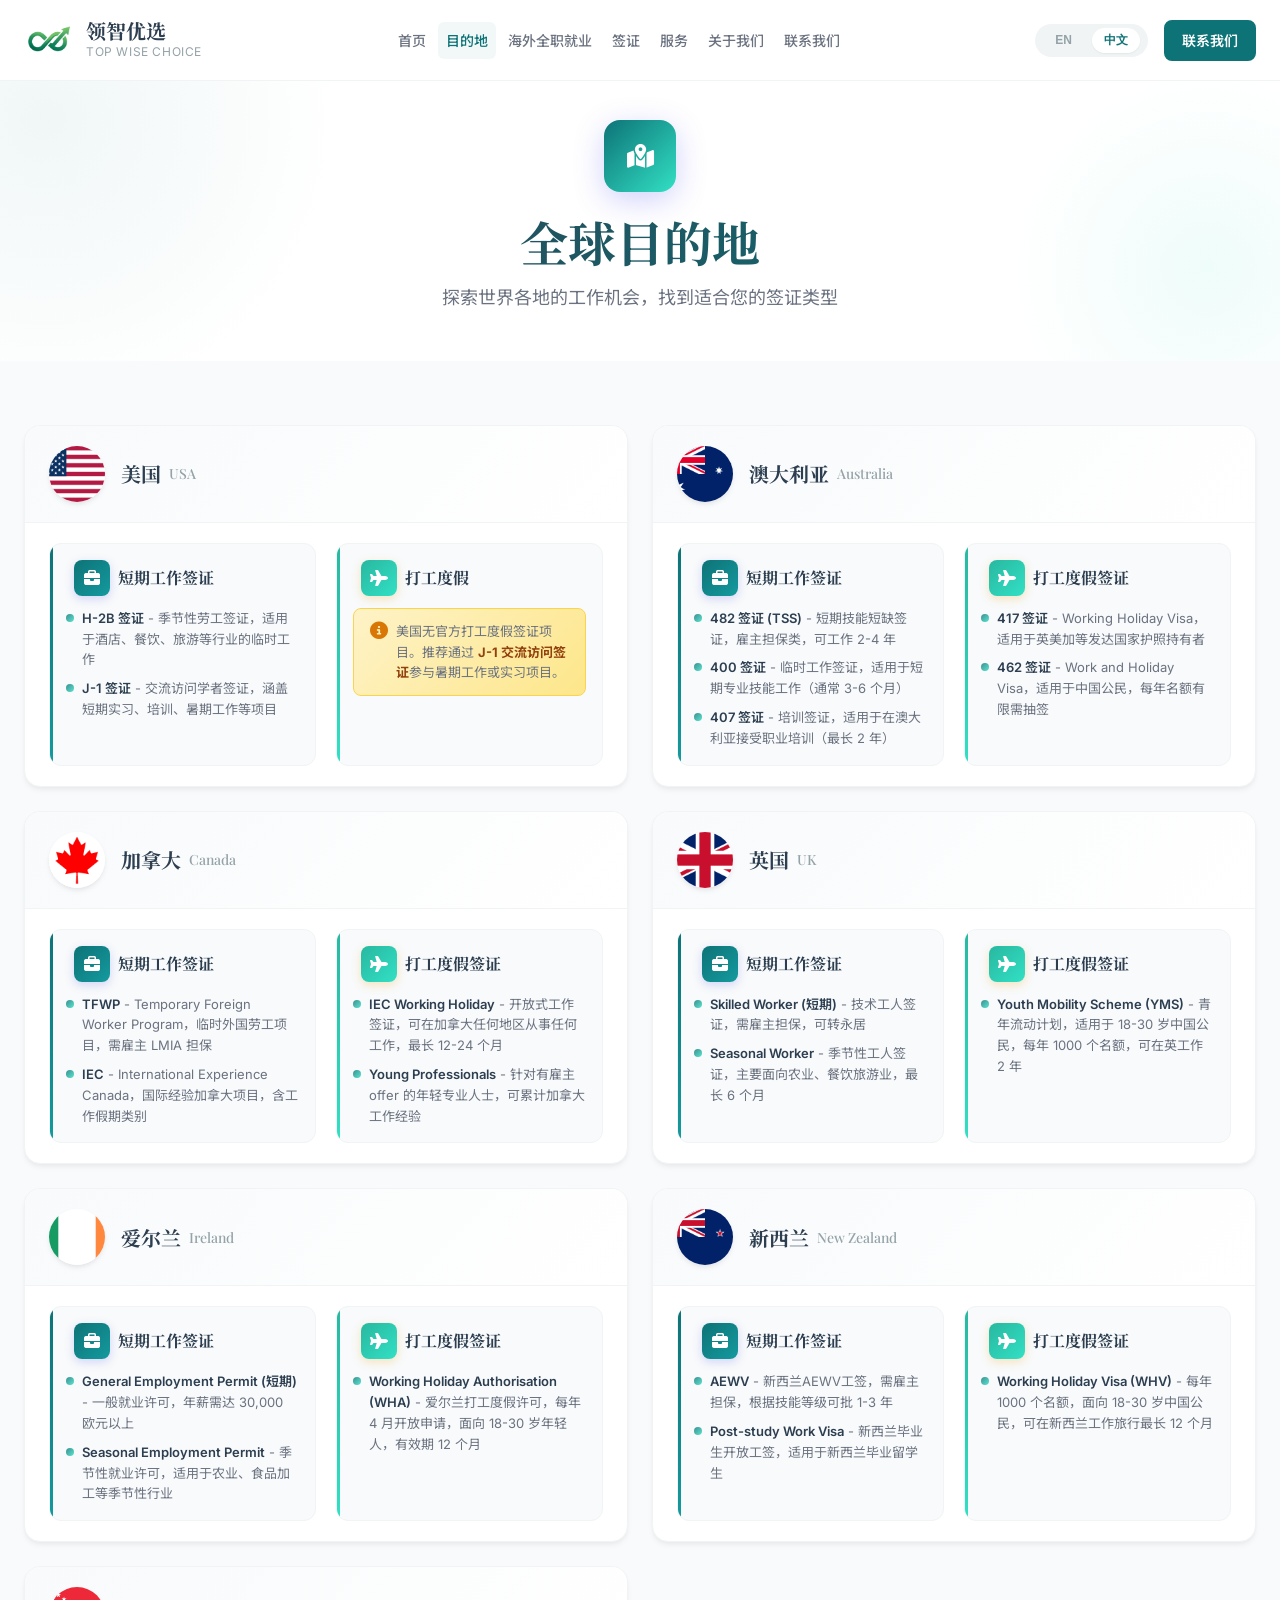
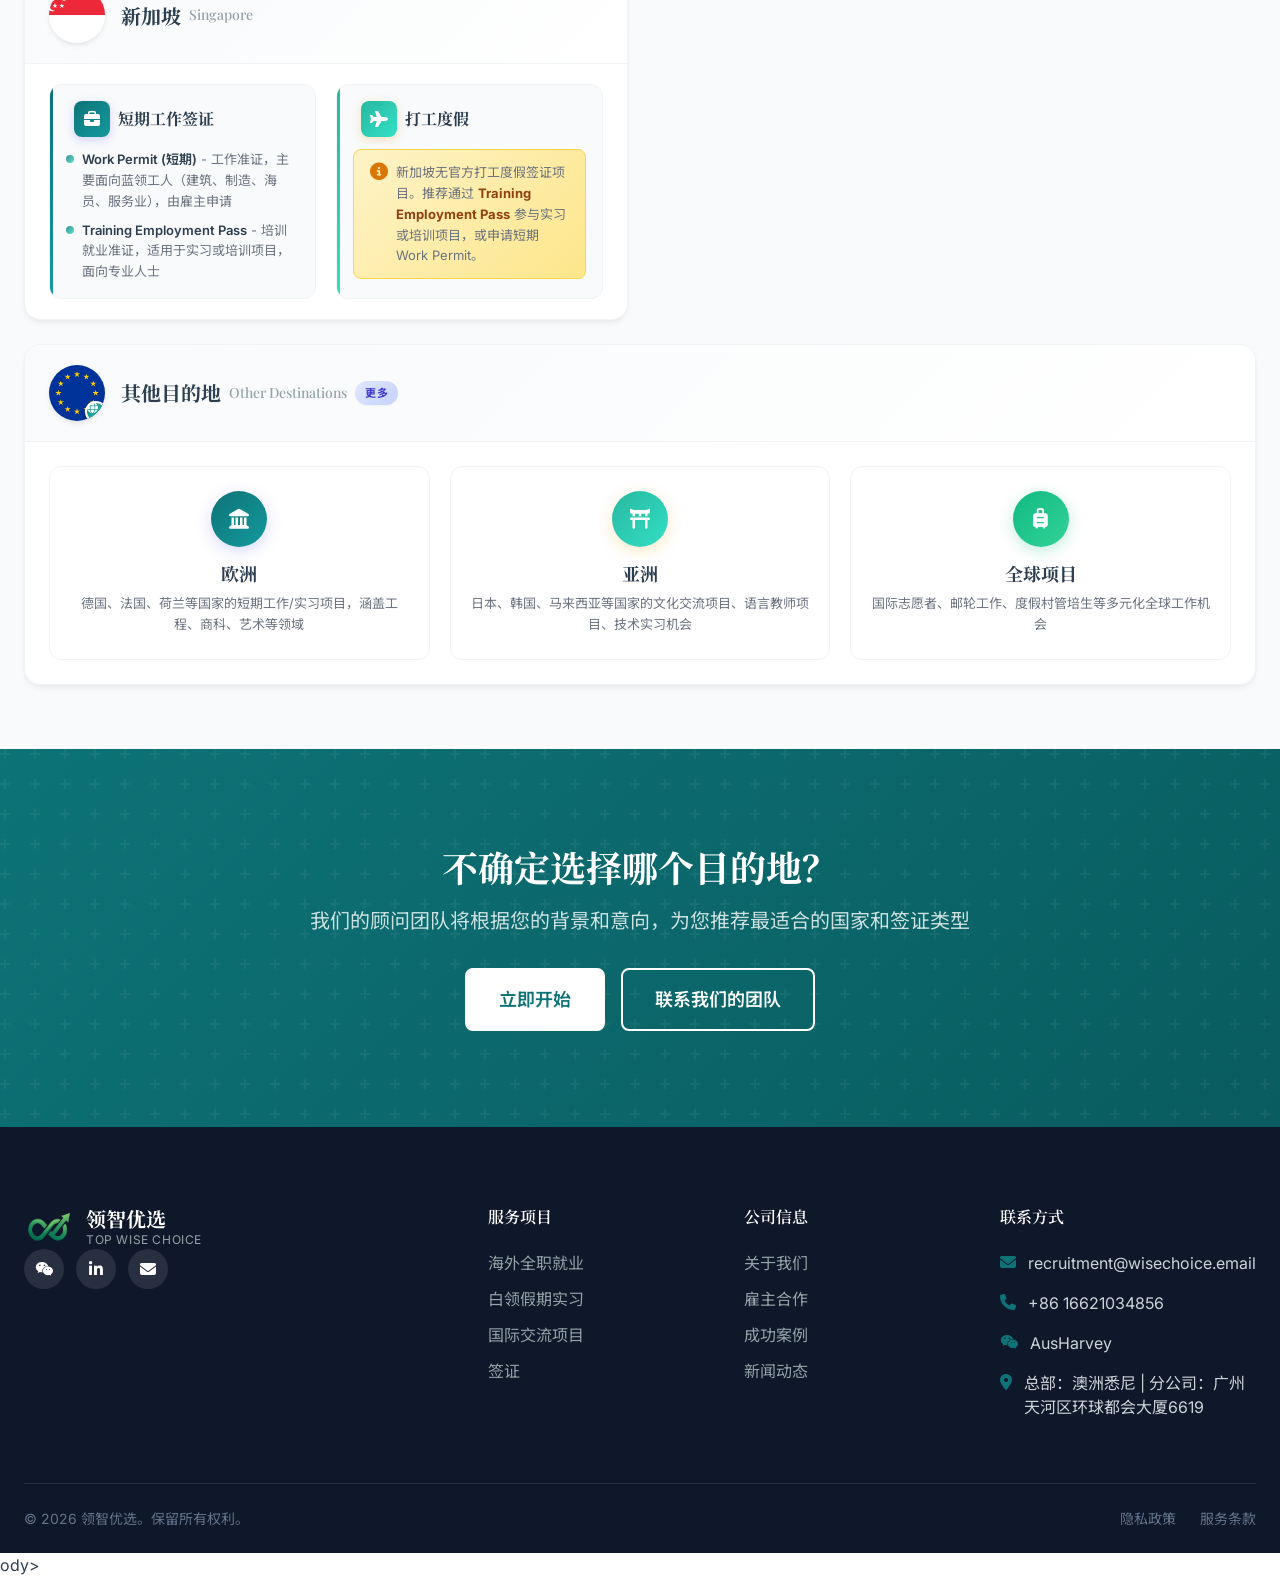
<file: destinations.html>
<!DOCTYPE html>
<html lang="zh-CN">
<head>
  <meta charset="UTF-8">
  <meta name="viewport" content="width=device-width, initial-scale=1.0">
  <title>目的地 | 领智优选 Top Wise Choice</title>
  <meta name="description" content="探索全球工作目的地：美国、澳大利亚、加拿大、英国、爱尔兰、新西兰、新加坡等国家的短期工作签证和打工度假签证信息。">
  <link rel="stylesheet" href="styles/main.css">
  <link rel="stylesheet" href="styles/destinations.css">
  <link rel="stylesheet" href="https://cdnjs.cloudflare.com/ajax/libs/font-awesome/6.5.1/css/all.min.css">
  
  <!--Start of Tawk.to Script-->
  <script type="text/javascript">
  var Tawk_API=Tawk_API||{}, Tawk_LoadStart=new Date();
  (function(){
  var s1=document.createElement("script"),s0=document.getElementsByTagName("script")[0];
  s1.async=true;
  s1.src='https://embed.tawk.to/6a1eea2123ea7d1c2c95420b/1jq4c54t0';
  s1.charset='UTF-8';
  s1.setAttribute('crossorigin','*');
  s0.parentNode.insertBefore(s1,s0);
  })();
  </script>
  <!--End of Tawk.to Script-->
</head>
<body>
  <!-- Header -->
  <header class="header">
    <div class="container">
      <div class="header-inner">
        <a href="index.html" class="logo">
          <img src="images/logo/48b96f22-c7f7-40b8-ac40-d9ac1f0bcf75-removebg-preview.png" alt="领智优选" class="logo-img">
          <div class="logo-text">
            <span class="logo-text-main" data-i18n="brand_name">领智优选</span>
            <span class="logo-text-sub">TOP WISE CHOICE</span>
          </div>
        </a>
        
        <nav class="nav">
          <ul class="nav-links">
            <li><a href="index.html" class="nav-link" data-i18n="nav_home">首页</a></li>
            <li><a href="destinations.html" class="nav-link active" data-i18n="nav_destinations">目的地</a></li>
            <li><a href="work-overseas.html" class="nav-link" data-i18n="nav_work">海外全职就业</a></li>
            <li><a href="visa-services.html" class="nav-link" data-i18n="nav_visa">签证服务</a></li>
            <li><a href="for-employers.html" class="nav-link" data-i18n="nav_service">服务</a></li>
            <li><a href="about-us.html" class="nav-link" data-i18n="nav_about">关于我们</a></li>
            <li><a href="contact-us.html" class="nav-link" data-i18n="nav_contact">联系我们</a></li>
          </ul>
        </nav>
        
        <div class="header-actions">
          <div class="lang-switcher">
            <button class="lang-btn" data-lang="en">EN</button>
            <button class="lang-btn" data-lang="zh">中文</button>
          </div>
          <a href="contact-us.html" class="btn btn-primary btn-sm" data-i18n="contact_us">联系我们</a>
          <button class="mobile-menu-toggle" aria-label="Toggle Menu">
            <span></span>
            <span></span>
            <span></span>
          </button>
        </div>
      </div>
    </div>
  </header>
  
  <!-- Mobile Menu -->
  <div class="mobile-menu">
    <ul class="mobile-nav-links">
      <li><a href="index.html" class="mobile-nav-link" data-i18n="nav_home">首页</a></li>
      <li><a href="destinations.html" class="mobile-nav-link active" data-i18n="nav_destinations">目的地</a></li>
      <li><a href="work-overseas.html" class="mobile-nav-link" data-i18n="nav_work">海外全职就业</a></li>
      <li><a href="visa-services.html" class="mobile-nav-link" data-i18n="nav_visa">签证服务</a></li>
      <li><a href="for-employers.html" class="mobile-nav-link" data-i18n="nav_service">服务</a></li>
      <li><a href="about-us.html" class="mobile-nav-link" data-i18n="nav_about">关于我们</a></li>
      <li><a href="contact-us.html" class="mobile-nav-link" data-i18n="nav_contact">联系我们</a></li>
    </ul>
  </div>

  <!-- Page Header -->
  <section class="page-header">
    <div class="container">
      <div class="page-header-content">
        <div class="page-icon">
          <i class="fas fa-map-marked-alt"></i>
        </div>
        <h1 data-i18n="destinations_title">全球目的地</h1>
        <p data-i18n="destinations_subtitle">探索世界各地的工作机会，找到适合您的签证类型</p>
      </div>
    </div>
  </section>

  <!-- Destinations Grid -->
  <section class="section destinations-section">
    <div class="container">
      <div class="destinations-grid">
      <!-- USA -->
      <div class="destination-card" id="usa">
        <div class="destination-header">
          <div class="destination-flag">
            <img src="images/flags/us.png" alt="美国国旗" class="flag-img">
          </div>
          <div class="destination-title">
            <h2>美国 <span class="country-en">USA</span></h2>
          </div>
        </div>
        <div class="destination-content">
          <div class="visa-type">
            <div class="visa-type-header">
              <i class="fas fa-briefcase"></i>
              <h3>短期工作签证</h3>
            </div>
            <ul class="visa-list">
              <li><strong>H-2B 签证</strong> - 季节性劳工签证，适用于酒店、餐饮、旅游等行业的临时工作</li>
              <li><strong>J-1 签证</strong> - 交流访问学者签证，涵盖短期实习、培训、暑期工作等项目</li>
            </ul>
          </div>
          <div class="visa-type">
            <div class="visa-type-header">
              <i class="fas fa-plane"></i>
              <h3>打工度假</h3>
            </div>
            <div class="wh-note">
              <i class="fas fa-info-circle"></i>
              <p>美国无官方打工度假签证项目。推荐通过 <strong>J-1 交流访问签证</strong>参与暑期工作或实习项目。</p>
            </div>
          </div>
        </div>
      </div>

      <!-- Australia -->
      <div class="destination-card" id="australia">
        <div class="destination-header">
          <div class="destination-flag">
            <img src="images/flags/au.png" alt="澳大利亚国旗" class="flag-img">
          </div>
          <div class="destination-title">
            <h2>澳大利亚 <span class="country-en">Australia</span></h2>
          </div>
        </div>
        <div class="destination-content">
          <div class="visa-type">
            <div class="visa-type-header">
              <i class="fas fa-briefcase"></i>
              <h3>短期工作签证</h3>
            </div>
            <ul class="visa-list">
              <li><strong>482 签证 (TSS)</strong> - 短期技能短缺签证，雇主担保类，可工作 2-4 年</li>
              <li><strong>400 签证</strong> - 临时工作签证，适用于短期专业技能工作（通常 3-6 个月）</li>
              <li><strong>407 签证</strong> - 培训签证，适用于在澳大利亚接受职业培训（最长 2 年）</li>
            </ul>
          </div>
          <div class="visa-type">
            <div class="visa-type-header">
              <i class="fas fa-plane"></i>
              <h3>打工度假签证</h3>
            </div>
            <ul class="visa-list">
              <li><strong>417 签证</strong> - Working Holiday Visa，适用于英美加等发达国家护照持有者</li>
              <li><strong>462 签证</strong> - Work and Holiday Visa，适用于中国公民，每年名额有限需抽签</li>
            </ul>
          </div>
        </div>
      </div>

      <!-- Canada -->
      <div class="destination-card" id="canada">
        <div class="destination-header">
          <div class="destination-flag">
            <img src="images/flags/ca.png" alt="加拿大国旗" class="flag-img">
          </div>
          <div class="destination-title">
            <h2>加拿大 <span class="country-en">Canada</span></h2>
          </div>
        </div>
        <div class="destination-content">
          <div class="visa-type">
            <div class="visa-type-header">
              <i class="fas fa-briefcase"></i>
              <h3>短期工作签证</h3>
            </div>
            <ul class="visa-list">
              <li><strong>TFWP</strong> - Temporary Foreign Worker Program，临时外国劳工项目，需雇主 LMIA 担保</li>
              <li><strong>IEC</strong> - International Experience Canada，国际经验加拿大项目，含工作假期类别</li>
            </ul>
          </div>
          <div class="visa-type">
            <div class="visa-type-header">
              <i class="fas fa-plane"></i>
              <h3>打工度假签证</h3>
            </div>
            <ul class="visa-list">
              <li><strong>IEC Working Holiday</strong> - 开放式工作签证，可在加拿大任何地区从事任何工作，最长 12-24 个月</li>
              <li><strong>Young Professionals</strong> - 针对有雇主 offer 的年轻专业人士，可累计加拿大工作经验</li>
            </ul>
          </div>
        </div>
      </div>

      <!-- UK -->
      <div class="destination-card" id="uk">
        <div class="destination-header">
          <div class="destination-flag">
            <img src="images/flags/gb.png" alt="英国国旗" class="flag-img">
          </div>
          <div class="destination-title">
            <h2>英国 <span class="country-en">UK</span></h2>
          </div>
        </div>
        <div class="destination-content">
          <div class="visa-type">
            <div class="visa-type-header">
              <i class="fas fa-briefcase"></i>
              <h3 data-i18n="dest_uk_work_visa">短期工作签证</h3>
            </div>
            <ul class="visa-list">
              <li><strong>Skilled Worker (短期)</strong> - <span data-i18n="dest_uk_skilled">技术工人签证，需雇主担保，可转永居</span></li>
              <li><strong>Seasonal Worker</strong> - <span data-i18n="dest_uk_seasonal">季节性工人签证，主要面向农业、餐饮旅游业，最长 6 个月</span></li>
            </ul>
          </div>
          <div class="visa-type">
            <div class="visa-type-header">
              <i class="fas fa-plane"></i>
              <h3 data-i18n="dest_wh_visa">打工度假签证</h3>
            </div>
            <ul class="visa-list">
              <li><strong>Youth Mobility Scheme (YMS)</strong> - <span data-i18n="dest_uk_yms">青年流动计划，适用于 18-30 岁中国公民，每年 1000 个名额，可在英工作 2 年</span></li>
            </ul>
          </div>
        </div>
      </div>

      <!-- Ireland -->
      <div class="destination-card" id="ireland">
        <div class="destination-header">
          <div class="destination-flag">
            <img src="images/flags/ie.png" alt="爱尔兰国旗" class="flag-img">
          </div>
          <div class="destination-title">
            <h2>爱尔兰 <span class="country-en">Ireland</span></h2>
          </div>
        </div>
        <div class="destination-content">
          <div class="visa-type">
            <div class="visa-type-header">
              <i class="fas fa-briefcase"></i>
              <h3>短期工作签证</h3>
            </div>
            <ul class="visa-list">
              <li><strong>General Employment Permit (短期)</strong> - 一般就业许可，年薪需达 30,000 欧元以上</li>
              <li><strong>Seasonal Employment Permit</strong> - 季节性就业许可，适用于农业、食品加工等季节性行业</li>
            </ul>
          </div>
          <div class="visa-type">
            <div class="visa-type-header">
              <i class="fas fa-plane"></i>
              <h3>打工度假签证</h3>
            </div>
            <ul class="visa-list">
              <li><strong>Working Holiday Authorisation (WHA)</strong> - 爱尔兰打工度假许可，每年 4 月开放申请，面向 18-30 岁年轻人，有效期 12 个月</li>
            </ul>
          </div>
        </div>
      </div>

      <!-- New Zealand -->
      <div class="destination-card" id="newzealand">
        <div class="destination-header">
          <div class="destination-flag">
            <img src="images/flags/nz.png" alt="新西兰国旗" class="flag-img">
          </div>
          <div class="destination-title">
            <h2>新西兰 <span class="country-en">New Zealand</span></h2>
          </div>
        </div>
        <div class="destination-content">
          <div class="visa-type">
            <div class="visa-type-header">
              <i class="fas fa-briefcase"></i>
              <h3 data-i18n="dest_nz_work_visa">短期工作签证</h3>
            </div>
            <ul class="visa-list">
              <li><strong>AEWV</strong> - <span data-i18n="dest_nz_eswv">新西兰AEWV工签，需雇主担保，根据技能等级可批 1-3 年</span></li>
              <li><strong>Post-study Work Visa</strong> - <span data-i18n="dest_nz_spwv">新西兰毕业生开放工签，适用于新西兰毕业留学生</span></li>
            </ul>
          </div>
          <div class="visa-type">
            <div class="visa-type-header">
              <i class="fas fa-plane"></i>
              <h3 data-i18n="dest_wh_visa">打工度假签证</h3>
            </div>
            <ul class="visa-list">
              <li><strong>Working Holiday Visa (WHV)</strong> - <span data-i18n="dest_nz_whv">每年 1000 个名额，面向 18-30 岁中国公民，可在新西兰工作旅行最长 12 个月</span></li>
            </ul>
          </div>
        </div>
      </div>

      <!-- Singapore -->
      <div class="destination-card" id="singapore">
        <div class="destination-header">
          <div class="destination-flag">
            <img src="images/flags/sg.png" alt="新加坡国旗" class="flag-img">
          </div>
          <div class="destination-title">
            <h2>新加坡 <span class="country-en">Singapore</span></h2>
          </div>
        </div>
        <div class="destination-content">
          <div class="visa-type">
            <div class="visa-type-header">
              <i class="fas fa-briefcase"></i>
              <h3>短期工作签证</h3>
            </div>
            <ul class="visa-list">
              <li><strong>Work Permit (短期)</strong> - 工作准证，主要面向蓝领工人（建筑、制造、海员、服务业），由雇主申请</li>
              <li><strong>Training Employment Pass</strong> - 培训就业准证，适用于实习或培训项目，面向专业人士</li>
            </ul>
          </div>
          <div class="visa-type">
            <div class="visa-type-header">
              <i class="fas fa-plane"></i>
              <h3>打工度假</h3>
            </div>
            <div class="wh-note">
              <i class="fas fa-info-circle"></i>
              <p>新加坡无官方打工度假签证项目。推荐通过 <strong>Training Employment Pass</strong> 参与实习或培训项目，或申请短期 Work Permit。</p>
            </div>
          </div>
        </div>
      </div>

      <!-- Other Destinations -->
      <div class="destination-card other-destinations" id="others">
        <div class="destination-header">
          <div class="destination-flag global-flag">
            <img src="images/flags/eu.png" alt="欧盟国旗" class="flag-img">
            <i class="fas fa-globe globe-overlay"></i>
          </div>
          <div class="destination-title">
            <h2>其他目的地 <span class="country-en">Other Destinations</span></h2>
            <span class="destination-tag more">更多</span>
          </div>
        </div>
        <div class="destination-content">
          <div class="other-destinations-grid">
            <div class="other-destination-item">
              <div class="other-destination-icon">
                <i class="fas fa-landmark"></i>
              </div>
              <h4 data-i18n="dest_other_europe">欧洲</h4>
              <p data-i18n="dest_other_europe_desc">德国、法国、荷兰等国家的短期工作/实习项目，涵盖工程、商科、艺术等领域</p>
            </div>
            <div class="other-destination-item">
              <div class="other-destination-icon">
                <i class="fas fa-torii-gate"></i>
              </div>
              <h4 data-i18n="dest_other_asia">亚洲</h4>
              <p data-i18n="dest_other_asia_desc">日本、韩国、马来西亚等国家的文化交流项目、语言教师项目、技术实习机会</p>
            </div>
            <div class="other-destination-item">
              <div class="other-destination-icon">
                <i class="fas fa-suitcase-rolling"></i>
              </div>
              <h4 data-i18n="dest_other_global">全球项目</h4>
              <p data-i18n="dest_other_global_desc">国际志愿者、邮轮工作、度假村管培生等多元化全球工作机会</p>
            </div>
          </div>
        </div>
      </div>
      </div>
    </div>
  </section>

  <!-- CTA Section -->
  <section class="cta-section">
    <div class="container">
      <div class="cta-content">
        <h2 data-i18n="destinations_cta_title">不确定选择哪个目的地？</h2>
        <p data-i18n="destinations_cta_subtitle">我们的顾问团队将根据您的背景和意向，为您推荐最适合的国家和签证类型</p>
        <div class="cta-buttons">
          <a href="contact-us.html" class="btn btn-white btn-lg" data-i18n="cta_btn_primary">免费咨询</a>
          <a href="visa-services.html" class="btn btn-outline-white btn-lg" data-i18n="cta_btn_secondary">了解更多签证</a>
        </div>
      </div>
    </div>
  </section>

  <!-- Footer -->
  <footer class="footer">
    <div class="container">
      <div class="footer-top">
        <div class="footer-grid">
          <div class="footer-brand">
            <a href="index.html" class="logo">
              <img src="images/logo/48b96f22-c7f7-40b8-ac40-d9ac1f0bcf75-removebg-preview.png" alt="领智优选" class="logo-img" style="height: 40px;">
              <div class="logo-text">
                <span class="logo-text-main" style="color: white;">领智优选</span>
                <span class="logo-text-sub">TOP WISE CHOICE</span>
              </div>
            </a>
            <div class="footer-social">
              <a href="#" class="social-link" aria-label="WeChat"><i class="fab fa-weixin"></i></a>
              <a href="#" class="social-link" aria-label="LinkedIn"><i class="fab fa-linkedin-in"></i></a>
              <a href="#" class="social-link" aria-label="Email"><i class="fas fa-envelope"></i></a>
            </div>
          </div>
          
          <div class="footer-column">
            <h4 data-i18n="footer_services">服务项目</h4>
            <ul class="footer-links">
              <li><a href="work-overseas.html" data-i18n="nav_work">海外全职就业</a></li>
              <li><a href="intern-abroad.html" data-i18n="nav_intern">白领假期实习</a></li>
              <li><a href="global-programs.html" data-i18n="nav_programs">国际交流项目</a></li>
              <li><a href="visa-services.html" data-i18n="nav_visa">签证服务</a></li>
            </ul>
          </div>
          
          <div class="footer-column">
            <h4 data-i18n="footer_company">公司信息</h4>
            <ul class="footer-links">
              <li><a href="about-us.html" data-i18n="nav_about">关于我们</a></li>
              <li><a href="for-employers.html" data-i18n="nav_employers">雇主合作</a></li>
              <li><a href="#" data-i18n="">成功案例</a></li>
              <li><a href="#" data-i18n="">新闻动态</a></li>
            </ul>
          </div>
          
          <div class="footer-column">
            <h4 data-i18n="footer_contact">联系方式</h4>
            <div class="footer-contact-item">
              <i class="fas fa-envelope"></i>
              <span>recruitment@wisechoice.email</span>
            </div>
            <div class="footer-contact-item">
              <i class="fas fa-phone"></i>
              <span>+86 16621034856</span>
            </div>
            <div class="footer-contact-item">
              <i class="fab fa-weixin"></i>
              <span>AusHarvey</span>
            </div>
            <div class="footer-contact-item">
              <i class="fas fa-map-marker-alt"></i>
              <span>总部：澳洲悉尼 | 分公司：广州天河区环球都会大厦6619</span>
            </div>
          </div>
        </div>
      </div>
      
      <div class="footer-bottom">
        <p data-i18n="footer_copyright">© 2026 领智优选。保留所有权利。</p>
        <div class="footer-bottom-links">
          <a href="#" data-i18n="">隐私政策</a>
          <a href="#" data-i18n="">服务条款</a>
        </div>
      </div>
    </div>
  </footer>

  <script src="scripts/main.js"></script>
</body>
</html>
ody>
</html>
</file>
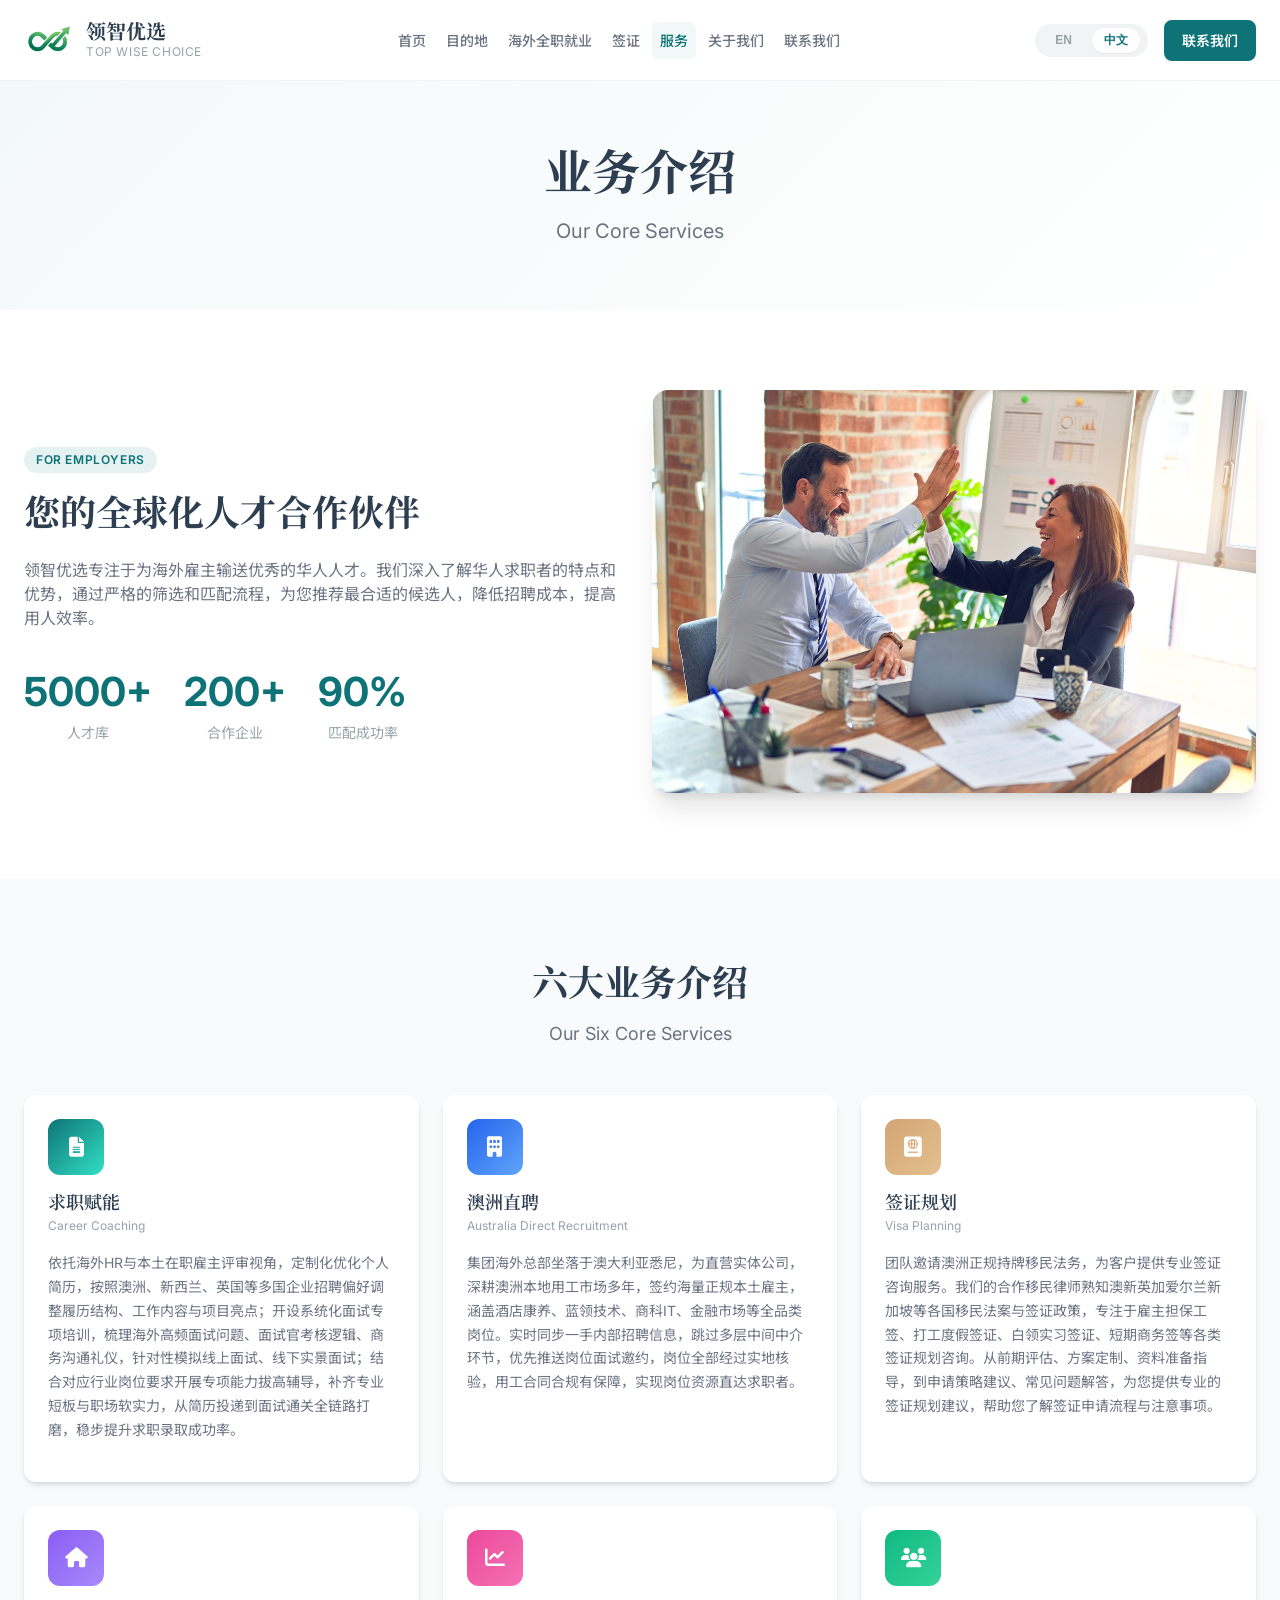
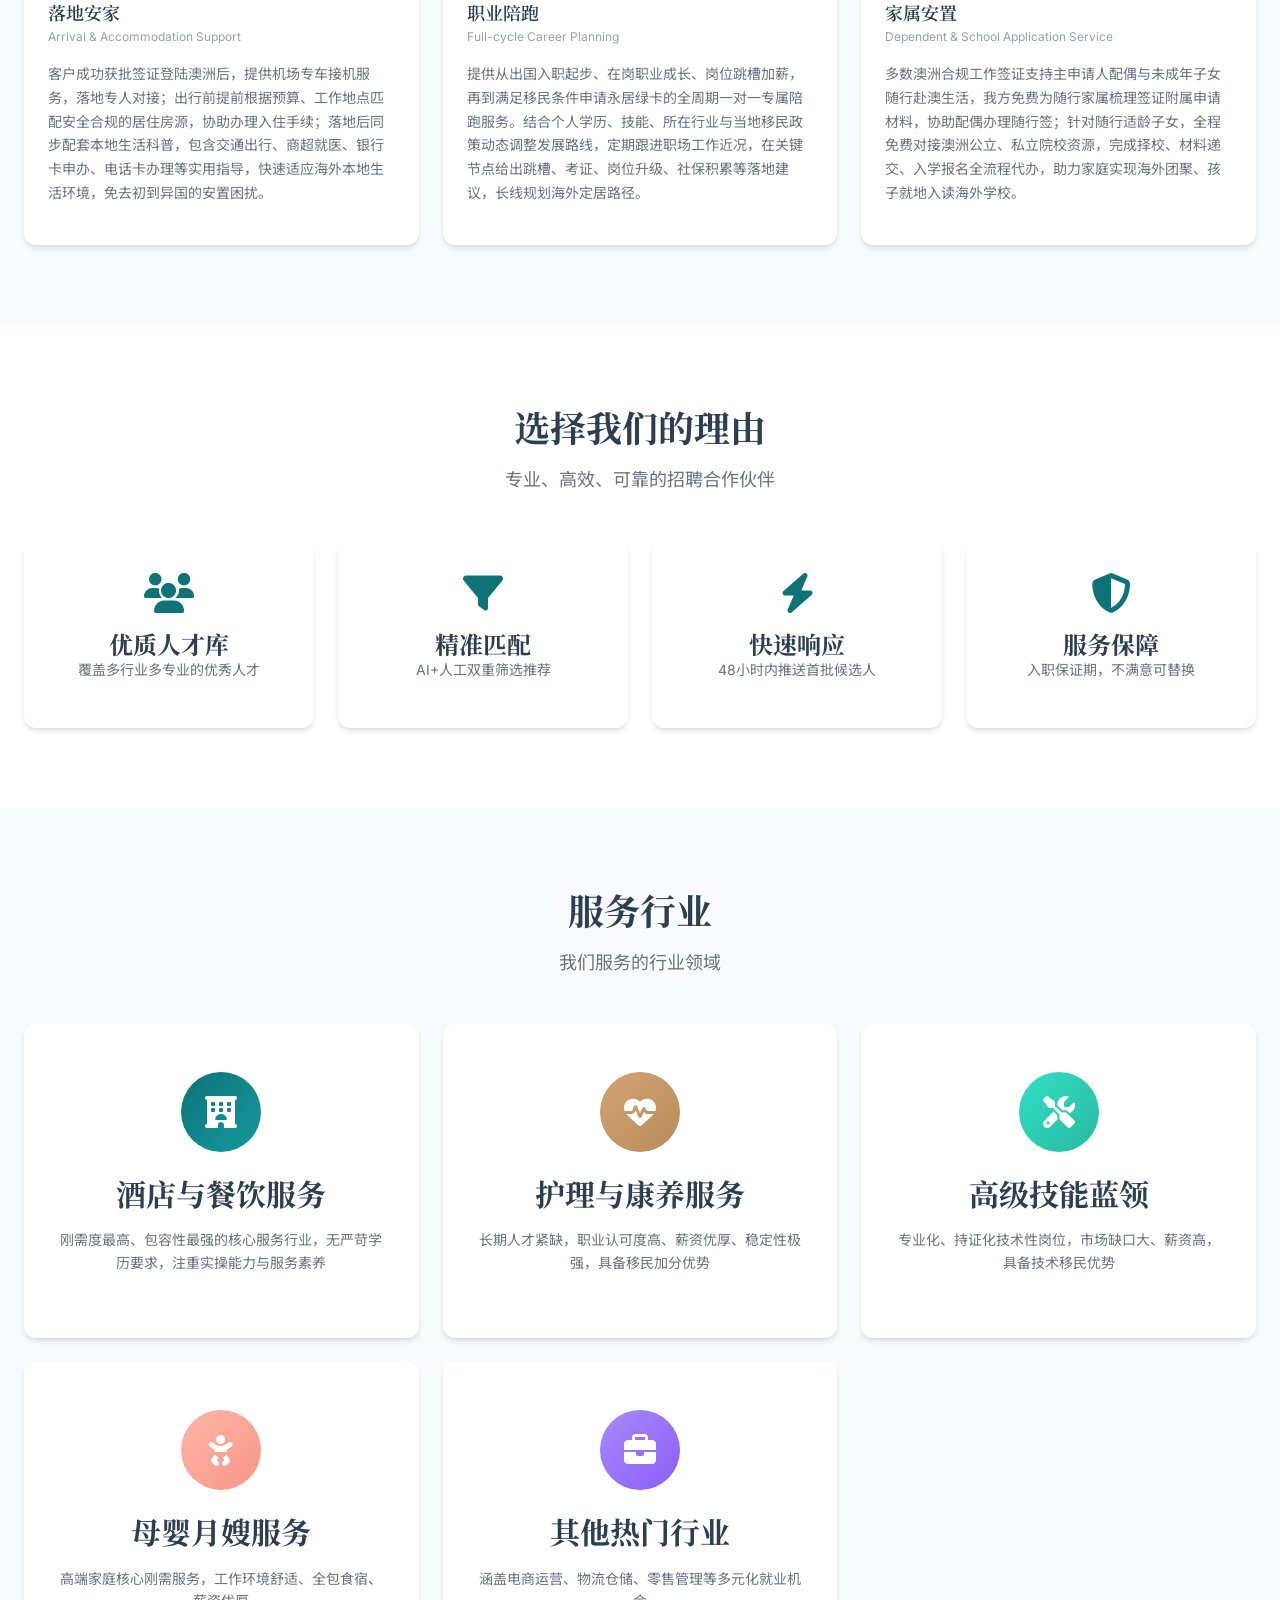
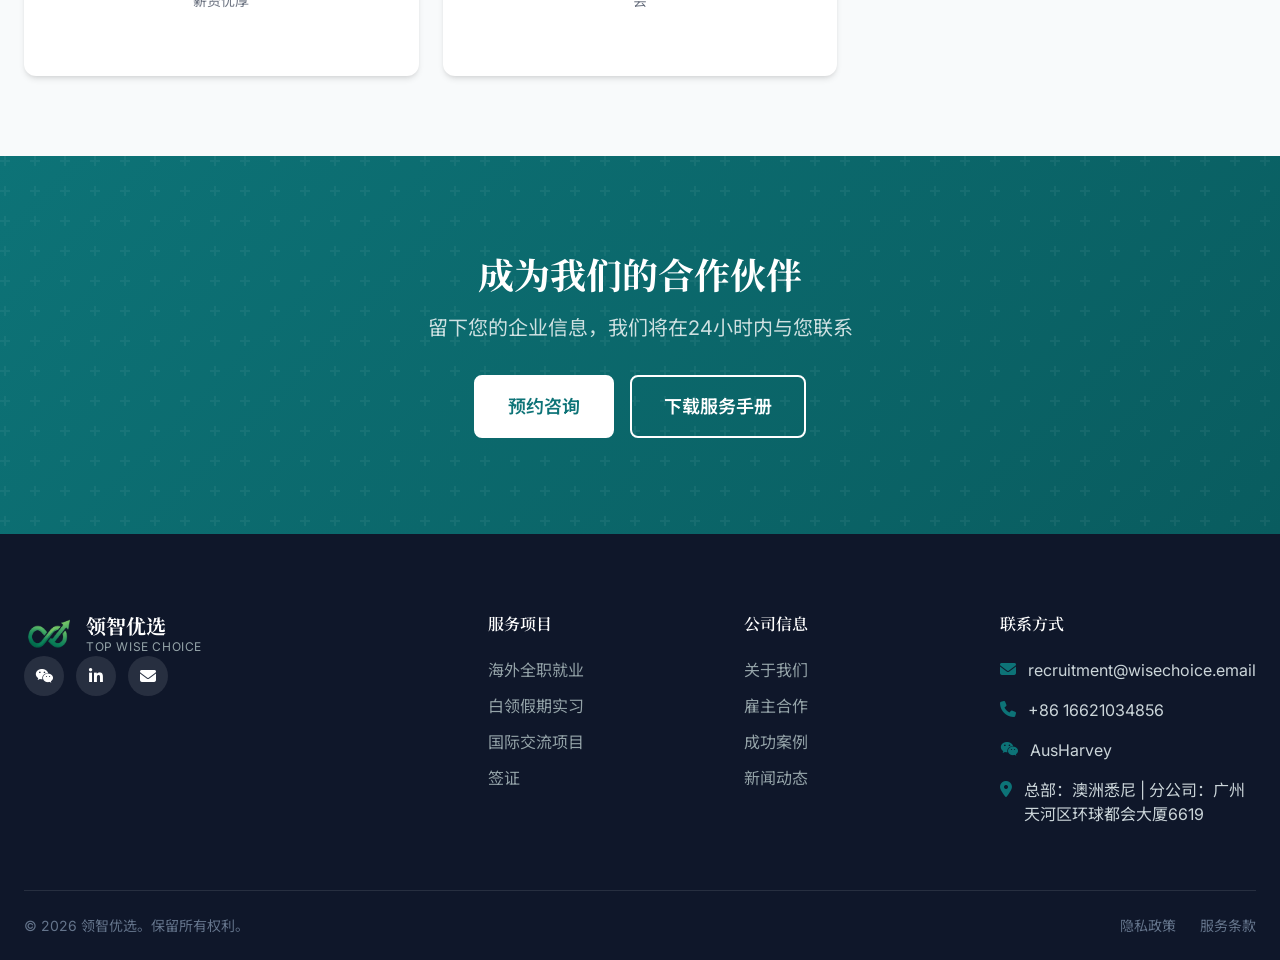
<file: for-employers.html>
<!DOCTYPE html>
<html lang="zh-CN">
<head>
  <meta charset="UTF-8">
  <meta name="viewport" content="width=device-width, initial-scale=1.0">
  <title>业务介绍 | 领智优选 Top Wise Choice</title>
  <meta name="description" content="雇主合作 - 寻找合格的国际人才助力企业发展，专业招聘解决方案提供商。">
  <link rel="stylesheet" href="styles/main.css">
  <link rel="stylesheet" href="https://cdnjs.cloudflare.com/ajax/libs/font-awesome/6.5.1/css/all.min.css">
  
  <!--Start of Tawk.to Script-->
  <script type="text/javascript">
  var Tawk_API=Tawk_API||{}, Tawk_LoadStart=new Date();
  (function(){
  var s1=document.createElement("script"),s0=document.getElementsByTagName("script")[0];
  s1.async=true;
  s1.src='https://embed.tawk.to/6a1eea2123ea7d1c2c95420b/1jq4c54t0';
  s1.charset='UTF-8';
  s1.setAttribute('crossorigin','*');
  s0.parentNode.insertBefore(s1,s0);
  })();
  </script>
  <!--End of Tawk.to Script-->
</head>
<body>
  <!-- Header -->
  <header class="header">
    <div class="container">
      <div class="header-inner">
        <a href="index.html" class="logo">
          <img src="images/logo/48b96f22-c7f7-40b8-ac40-d9ac1f0bcf75-removebg-preview.png" alt="领智优选" class="logo-img">
          <div class="logo-text">
            <span class="logo-text-main">领智优选</span>
            <span class="logo-text-sub">TOP WISE CHOICE</span>
          </div>
        </a>
        
        <nav class="nav">
          <ul class="nav-links">
            <li><a href="index.html" class="nav-link" data-i18n="nav_home">首页</a></li>
            <li><a href="destinations.html" class="nav-link" data-i18n="nav_destinations">目的地</a></li>
            <li><a href="work-overseas.html" class="nav-link" data-i18n="nav_work">海外全职就业</a></li>
            <li><a href="visa-services.html" class="nav-link" data-i18n="nav_visa">签证服务</a></li>
            <li><a href="for-employers.html" class="nav-link active" data-i18n="nav_service">业务介绍</a></li>
            <li><a href="about-us.html" class="nav-link" data-i18n="nav_about">关于我们</a></li>
            <li><a href="contact-us.html" class="nav-link" data-i18n="nav_contact">联系我们</a></li>
          </ul>
        </nav>
        
        <div class="header-actions">
          <div class="lang-switcher">
            <button class="lang-btn" data-lang="en">EN</button>
            <button class="lang-btn" data-lang="zh">中文</button>
          </div>
          <a href="contact-us.html" class="btn btn-primary btn-sm" data-i18n="contact_us">联系我们</a>
          <button class="mobile-menu-toggle" aria-label="Toggle Menu"><span></span><span></span><span></span></button>
        </div>
      </div>
    </div>
  </header>

  <!-- Mobile Menu -->
  <div class="mobile-menu">
    <ul class="mobile-nav-links">
      <li><a href="index.html" class="mobile-nav-link" data-i18n="nav_home">首页</a></li>
      <li><a href="work-overseas.html" class="mobile-nav-link" data-i18n="nav_work">海外全职就业</a></li>
      <li><a href="visa-services.html" class="mobile-nav-link" data-i18n="nav_visa">签证服务</a></li>
      <li><a href="for-employers.html" class="mobile-nav-link active" data-i18n="nav_service">业务介绍</a></li>
      <li><a href="about-us.html" class="mobile-nav-link" data-i18n="nav_about">关于我们</a></li>
      <li><a href="contact-us.html" class="mobile-nav-link" data-i18n="nav_contact">联系我们</a></li>
    </ul>
  </div>

  <!-- Page Header -->
  <section class="page-header">
    <div class="container">
      <h1>业务介绍</h1>
      <p>Our Core Services</p>
    </div>
  </section>

  <!-- Value Proposition -->
  <section class="section">
    <div class="container">
      <div class="grid grid-2" style="align-items: center;">
        <div>
          <span class="tag tag-primary" style="margin-bottom: 1rem; display: inline-block;">FOR EMPLOYERS</span>
          <h2 style="margin-bottom: 1.5rem;" data-i18n="employers_overview_title">您的全球化人才合作伙伴</h2>
          <p style="color: var(--color-text-secondary); margin-bottom: 1.5rem;" data-i18n="employers_overview_desc">
            领智优选专注于为海外雇主输送优秀的华人人才。我们深入了解华人求职者的特点和优势，通过严格的筛选和匹配流程，为您推荐最合适的候选人，降低招聘成本，提高用人效率。
          </p>
          <div style="display: flex; gap: 2rem; margin-top: 2rem;">
            <div style="text-align: center;">
              <div style="font-size: 2.5rem; font-weight: 700; color: var(--color-primary);">5000+</div>
              <div style="font-size: 0.875rem; color: var(--color-text-muted);" data-i18n="employers_talent_pool">人才库</div>
            </div>
            <div style="text-align: center;">
              <div style="font-size: 2.5rem; font-weight: 700; color: var(--color-primary);">200+</div>
              <div style="font-size: 0.875rem; color: var(--color-text-muted);" data-i18n="employers_partners">合作企业</div>
            </div>
            <div style="text-align: center;">
              <div style="font-size: 2.5rem; font-weight: 700; color: var(--color-primary);">90%</div>
              <div style="font-size: 0.875rem; color: var(--color-text-muted);" data-i18n="employers_match_rate">匹配成功率</div>
            </div>
          </div>
        </div>
        <div>
          <img src="images/pages/for-employers.jpg" alt="Business team" style="width: 100%; border-radius: var(--radius-2xl); box-shadow: var(--shadow-xl);">
        </div>
      </div>
    </div>
  </section>

  <!-- Services -->
  <section class="section" style="background-color: var(--color-gray-50);">
    <div class="container">
      <div class="section-header">
        <h2>六大业务介绍</h2>
        <p>Our Six Core Services</p>
      </div>
      
      <div class="grid grid-3" style="gap: var(--space-6);">
        <!-- Service 1: Career Coaching -->
        <div class="card" style="padding: var(--space-6);">
          <div style="width: 56px; height: 56px; margin-bottom: var(--space-4); background: linear-gradient(135deg, #0D7377, #32E0C4); border-radius: var(--radius-xl); display: flex; align-items: center; justify-content: center; font-size: var(--text-xl); color: white;">
            <i class="fas fa-file-text"></i>
          </div>
          <h3 style="font-size: var(--text-lg); font-weight: var(--font-semibold); margin-bottom: var(--space-1);">求职赋能</h3>
          <p style="font-size: var(--text-xs); color: var(--color-text-muted); margin-bottom: var(--space-4);">Career Coaching</p>
          <div class="lang-content" data-lang="zh">
            <p style="font-size: var(--text-sm); line-height: 1.7; color: var(--color-text-secondary);">依托海外HR与本土在职雇主评审视角，定制化优化个人简历，按照澳洲、新西兰、英国等多国企业招聘偏好调整履历结构、工作内容与项目亮点；开设系统化面试专项培训，梳理海外高频面试问题、面试官考核逻辑、商务沟通礼仪，针对性模拟线上面试、线下实景面试；结合对应行业岗位要求开展专项能力拔高辅导，补齐专业短板与职场软实力，从简历投递到面试通关全链路打磨，稳步提升求职录取成功率。</p>
          </div>
          <div class="lang-content" data-lang="en" style="display: none;">
            <p style="font-size: var(--text-sm); line-height: 1.7; color: var(--color-text-secondary);">We provide customized resume polishing based on overseas HR and local employer recruitment standards tailored for Australia, New Zealand, the UK and other mainstream destination countries. We deliver systematic interview coaching covering common interview questions, assessment criteria and business etiquette, with simulated online & offline mock interviews. Targeted competency training is arranged to improve professional skills and soft skills, helping clients boost offer rate from resume submission to final interview.</p>
          </div>
        </div>
        
        <!-- Service 2: Australia Direct Recruitment -->
        <div class="card" style="padding: var(--space-6);">
          <div style="width: 56px; height: 56px; margin-bottom: var(--space-4); background: linear-gradient(135deg, #2563EB, #60A5FA); border-radius: var(--radius-xl); display: flex; align-items: center; justify-content: center; font-size: var(--text-xl); color: white;">
            <i class="fas fa-building"></i>
          </div>
          <h3 style="font-size: var(--text-lg); font-weight: var(--font-semibold); margin-bottom: var(--space-1);">澳洲直聘</h3>
          <p style="font-size: var(--text-xs); color: var(--color-text-muted); margin-bottom: var(--space-4);">Australia Direct Recruitment</p>
          <div class="lang-content" data-lang="zh">
            <p style="font-size: var(--text-sm); line-height: 1.7; color: var(--color-text-secondary);">集团海外总部坐落于澳大利亚悉尼，为直营实体公司，深耕澳洲本地用工市场多年，签约海量正规本土雇主，涵盖酒店康养、蓝领技术、商科IT、金融市场等全品类岗位。实时同步一手内部招聘信息，跳过多层中间中介环节，优先推送岗位面试邀约，岗位全部经过实地核验，用工合同合规有保障，实现岗位资源直达求职者。</p>
          </div>
          <div class="lang-content" data-lang="en" style="display: none;">
            <p style="font-size: var(--text-sm); line-height: 1.7; color: var(--color-text-secondary);">Headquartered in Sydney, Australia, our local subsidiary has long-term cooperation with numerous verified Australian employers covering hospitality, aged care, skilled trades, business, IT and finance. We provide exclusive first-hand job openings and direct interview opportunities without redundant intermediaries, with all positions verified and formal employment contracts guaranteed.</p>
          </div>
        </div>
        
        <!-- Service 3: Visa Planning -->
        <div class="card" style="padding: var(--space-6);">
          <div style="width: 56px; height: 56px; margin-bottom: var(--space-4); background: linear-gradient(135deg, #D4A574, #E4C090); border-radius: var(--radius-xl); display: flex; align-items: center; justify-content: center; font-size: var(--text-xl); color: white;">
            <i class="fas fa-passport"></i>
          </div>
          <h3 style="font-size: var(--text-lg); font-weight: var(--font-semibold); margin-bottom: var(--space-1);">签证规划</h3>
          <p style="font-size: var(--text-xs); color: var(--color-text-muted); margin-bottom: var(--space-4);">Visa Planning</p>
          <div class="lang-content" data-lang="zh">
            <p style="font-size: var(--text-sm); line-height: 1.7; color: var(--color-text-secondary);">团队邀请澳洲正规持牌移民法务，为客户提供专业签证咨询服务。我们的合作移民律师熟知澳新英加爱尔兰新加坡等各国移民法案与签证政策，专注于雇主担保工签、打工度假签证、白领实习签证、短期商务签等各类签证规划咨询。从前期评估、方案定制、资料准备指导，到申请策略建议、常见问题解答，为您提供专业的签证规划建议，帮助您了解签证申请流程与注意事项。</p>
          </div>
          <div class="lang-content" data-lang="en" style="display: none;">
            <p style="font-size: var(--text-sm); line-height: 1.7; color: var(--color-text-secondary);">Our team engages licensed immigration lawyers in Australia to provide professional visa consulting services. Our partner immigration attorneys are well-versed in immigration laws and visa policies of Australia, New Zealand, the UK, Canada, Ireland and Singapore. We focus on consulting for employer-sponsored work visas, working holiday visas, internship visas and temporary visitor visas. From initial assessment, planning advice, documentation guidance to application strategy recommendations, we provide professional visa planning consultation to help you understand the visa application process and requirements.</p>
          </div>
        </div>
        
        <!-- Service 4: Arrival & Accommodation Support -->
        <div class="card" style="padding: var(--space-6);">
          <div style="width: 56px; height: 56px; margin-bottom: var(--space-4); background: linear-gradient(135deg, #8B5CF6, #A78BFA); border-radius: var(--radius-xl); display: flex; align-items: center; justify-content: center; font-size: var(--text-xl); color: white;">
            <i class="fas fa-home"></i>
          </div>
          <h3 style="font-size: var(--text-lg); font-weight: var(--font-semibold); margin-bottom: var(--space-1);">落地安家</h3>
          <p style="font-size: var(--text-xs); color: var(--color-text-muted); margin-bottom: var(--space-4);">Arrival & Accommodation Support</p>
          <div class="lang-content" data-lang="zh">
            <p style="font-size: var(--text-sm); line-height: 1.7; color: var(--color-text-secondary);">客户成功获批签证登陆澳洲后，提供机场专车接机服务，落地专人对接；出行前提前根据预算、工作地点匹配安全合规的居住房源，协助办理入住手续；落地后同步配套本地生活科普，包含交通出行、商超就医、银行卡申办、电话卡办理等实用指导，快速适应海外本地生活环境，免去初到异国的安置困扰。</p>
          </div>
          <div class="lang-content" data-lang="en" style="display: none;">
            <p style="font-size: var(--text-sm); line-height: 1.7; color: var(--color-text-secondary);">We provide airport pick-up service upon clients' arrival in Australia. Proper accommodation matching clients' budget and workplace will be pre-arranged before departure with full check-in assistance. We also offer practical local guidance on transportation, medical service, bank account and SIM card application to help clients settle down smoothly.</p>
          </div>
        </div>
        
        <!-- Service 5: Full-cycle Career Planning -->
        <div class="card" style="padding: var(--space-6);">
          <div style="width: 56px; height: 56px; margin-bottom: var(--space-4); background: linear-gradient(135deg, #EC4899, #F472B6); border-radius: var(--radius-xl); display: flex; align-items: center; justify-content: center; font-size: var(--text-xl); color: white;">
            <i class="fas fa-chart-line"></i>
          </div>
          <h3 style="font-size: var(--text-lg); font-weight: var(--font-semibold); margin-bottom: var(--space-1);">职业陪跑</h3>
          <p style="font-size: var(--text-xs); color: var(--color-text-muted); margin-bottom: var(--space-4);">Full-cycle Career Planning</p>
          <div class="lang-content" data-lang="zh">
            <p style="font-size: var(--text-sm); line-height: 1.7; color: var(--color-text-secondary);">提供从出国入职起步、在岗职业成长、岗位跳槽加薪，再到满足移民条件申请永居绿卡的全周期一对一专属陪跑服务。结合个人学历、技能、所在行业与当地移民政策动态调整发展路线，定期跟进职场工作近况，在关键节点给出跳槽、考证、岗位升级、社保积累等落地建议，长线规划海外定居路径。</p>
          </div>
          <div class="lang-content" data-lang="en" style="display: none;">
            <p style="font-size: var(--text-sm); line-height: 1.7; color: var(--color-text-secondary);">We offer one-stop long-term career planning throughout clients' overseas journey: from initial employment, in-job promotion and salary raise to permanent residency application. We adjust development plans according to personal background, industry features and updated immigration policies, offering practical advice on job hopping, qualification certification and PR preparation at every key stage.</p>
          </div>
        </div>
        
        <!-- Service 6: Dependent & School Application Service -->
        <div class="card" style="padding: var(--space-6);">
          <div style="width: 56px; height: 56px; margin-bottom: var(--space-4); background: linear-gradient(135deg, #10B981, #34D399); border-radius: var(--radius-xl); display: flex; align-items: center; justify-content: center; font-size: var(--text-xl); color: white;">
            <i class="fas fa-users"></i>
          </div>
          <h3 style="font-size: var(--text-lg); font-weight: var(--font-semibold); margin-bottom: var(--space-1);">家属安置</h3>
          <p style="font-size: var(--text-xs); color: var(--color-text-muted); margin-bottom: var(--space-4);">Dependent & School Application Service</p>
          <div class="lang-content" data-lang="zh">
            <p style="font-size: var(--text-sm); line-height: 1.7; color: var(--color-text-secondary);">多数澳洲合规工作签证支持主申请人配偶与未成年子女随行赴澳生活，我方免费为随行家属梳理签证附属申请材料，协助配偶办理随行签；针对随行适龄子女，全程免费对接澳洲公立、私立院校资源，完成择校、材料递交、入学报名全流程代办，助力家庭实现海外团聚、孩子就地入读海外学校。</p>
          </div>
          <div class="lang-content" data-lang="en" style="display: none;">
            <p style="font-size: var(--text-sm); line-height: 1.7; color: var(--color-text-secondary);">Most Australian work visas allow spouses and dependent children to accompany the primary applicant. We help prepare dependent visa documents free of charge and provide complimentary full-service school application for kids, including school selection, document submission and enrollment arrangement to realize whole-family overseas settlement.</p>
          </div>
        </div>
      </div>
    </div>
  </section>

  <!-- Why Choose Us -->
  <section class="section">
    <div class="container">
      <div class="section-header">
        <h2 data-i18n="employers_why_title">选择我们的理由</h2>
        <p data-i18n="employers_why_subtitle">专业、高效、可靠的招聘合作伙伴</p>
      </div>
      
      <div class="grid grid-4">
        <div class="card" style="text-align: center; padding: 2rem;">
          <i class="fas fa-users" style="font-size: 2.5rem; color: var(--color-primary); margin-bottom: 1rem;"></i>
          <h4 data-i18n="employers_why1_title">优质人才库</h4>
          <p style="font-size: 0.875rem; color: var(--color-text-secondary);" data-i18n="employers_why1_desc">覆盖多行业多专业的优秀人才</p>
        </div>
        <div class="card" style="text-align: center; padding: 2rem;">
          <i class="fas fa-filter" style="font-size: 2.5rem; color: var(--color-primary); margin-bottom: 1rem;"></i>
          <h4 data-i18n="employers_why2_title">精准匹配</h4>
          <p style="font-size: 0.875rem; color: var(--color-text-secondary);" data-i18n="employers_why2_desc">AI+人工双重筛选推荐</p>
        </div>
        <div class="card" style="text-align: center; padding: 2rem;">
          <i class="fas fa-bolt" style="font-size: 2.5rem; color: var(--color-primary); margin-bottom: 1rem;"></i>
          <h4 data-i18n="employers_why3_title">快速响应</h4>
          <p style="font-size: 0.875rem; color: var(--color-text-secondary);" data-i18n="employers_why3_desc">48小时内推送首批候选人</p>
        </div>
        <div class="card" style="text-align: center; padding: 2rem;">
          <i class="fas fa-shield-alt" style="font-size: 2.5rem; color: var(--color-primary); margin-bottom: 1rem;"></i>
          <h4 data-i18n="employers_why4_title">服务保障</h4>
          <p style="font-size: 0.875rem; color: var(--color-text-secondary);" data-i18n="employers_why4_desc">入职保证期，不满意可替换</p>
        </div>
      </div>
    </div>
  </section>

  <!-- Industries -->
  <section class="section" style="background-color: var(--color-gray-50);">
    <div class="container">
      <div class="section-header">
        <h2 data-i18n="employers_industries_title">服务行业</h2>
        <p data-i18n="employers_industries_subtitle">我们服务的行业领域</p>
      </div>
      
      <div class="grid grid-3">
        <div class="card" style="text-align: center; padding: 3rem 2rem;">
          <div style="width: 80px; height: 80px; margin: 0 auto 1.5rem; background: linear-gradient(135deg, #0D7377, #149A9E); border-radius: 50%; display: flex; align-items: center; justify-content: center;">
            <i class="fas fa-hotel" style="font-size: 2rem; color: white;"></i>
          </div>
          <h3 style="margin-bottom: 1rem;">酒店与餐饮服务</h3>
          <p style="color: var(--color-text-secondary); font-size: 0.875rem; line-height: 1.6;">刚需度最高、包容性最强的核心服务行业，无严苛学历要求，注重实操能力与服务素养</p>
        </div>
        
        <div class="card" style="text-align: center; padding: 3rem 2rem;">
          <div style="width: 80px; height: 80px; margin: 0 auto 1.5rem; background: linear-gradient(135deg, #D4A574, #B88B5A); border-radius: 50%; display: flex; align-items: center; justify-content: center;">
            <i class="fas fa-heartbeat" style="font-size: 2rem; color: white;"></i>
          </div>
          <h3 style="margin-bottom: 1rem;">护理与康养服务</h3>
          <p style="color: var(--color-text-secondary); font-size: 0.875rem; line-height: 1.6;">长期人才紧缺，职业认可度高、薪资优厚、稳定性极强，具备移民加分优势</p>
        </div>
        
        <div class="card" style="text-align: center; padding: 3rem 2rem;">
          <div style="width: 80px; height: 80px; margin: 0 auto 1.5rem; background: linear-gradient(135deg, #32E0C4, #28B8A0); border-radius: 50%; display: flex; align-items: center; justify-content: center;">
            <i class="fas fa-tools" style="font-size: 2rem; color: white;"></i>
          </div>
          <h3 style="margin-bottom: 1rem;">高级技能蓝领</h3>
          <p style="color: var(--color-text-secondary); font-size: 0.875rem; line-height: 1.6;">专业化、持证化技术性岗位，市场缺口大、薪资高，具备技术移民优势</p>
        </div>
        
        <div class="card" style="text-align: center; padding: 3rem 2rem;">
          <div style="width: 80px; height: 80px; margin: 0 auto 1.5rem; background: linear-gradient(135deg, #FFB5A7, #F89687); border-radius: 50%; display: flex; align-items: center; justify-content: center;">
            <i class="fas fa-baby" style="font-size: 2rem; color: white;"></i>
          </div>
          <h3 style="margin-bottom: 1rem;">母婴月嫂服务</h3>
          <p style="color: var(--color-text-secondary); font-size: 0.875rem; line-height: 1.6;">高端家庭核心刚需服务，工作环境舒适、全包食宿、薪资优厚</p>
        </div>
        
        <div class="card" style="text-align: center; padding: 3rem 2rem;">
          <div style="width: 80px; height: 80px; margin: 0 auto 1.5rem; background: linear-gradient(135deg, #A78BFA, #8B5CF6); border-radius: 50%; display: flex; align-items: center; justify-content: center;">
            <i class="fas fa-briefcase" style="font-size: 2rem; color: white;"></i>
          </div>
          <h3 style="margin-bottom: 1rem;">其他热门行业</h3>
          <p style="color: var(--color-text-secondary); font-size: 0.875rem; line-height: 1.6;">涵盖电商运营、物流仓储、零售管理等多元化就业机会</p>
        </div>
      </div>
    </div>
  </section>

  <!-- CTA Section -->
  <section class="cta-section">
    <div class="container">
      <div class="cta-content">
        <h2 data-i18n="employers_cta_title">成为我们的合作伙伴</h2>
        <p data-i18n="employers_cta_subtitle">留下您的企业信息，我们将在24小时内与您联系</p>
        <div class="cta-buttons">
          <a href="contact-us.html" class="btn btn-white btn-lg" data-i18n="employers_btn1">预约咨询</a>
          <a href="contact-us.html" class="btn btn-outline-white btn-lg" data-i18n="employers_btn2">下载服务手册</a>
        </div>
      </div>
    </div>
  </section>

  <!-- Footer -->
  <footer class="footer">
    <div class="container">
      <div class="footer-top">
        <div class="footer-grid">
          <div class="footer-brand">
            <a href="index.html" class="logo">
              <img src="images/logo/48b96f22-c7f7-40b8-ac40-d9ac1f0bcf75-removebg-preview.png" alt="领智优选" class="logo-img" style="height: 40px;">
              <div class="logo-text">
                <span class="logo-text-main" style="color: white;">领智优选</span>
                <span class="logo-text-sub">TOP WISE CHOICE</span>
              </div>
            </a>
            <div class="footer-social">
              <a href="#" class="social-link"><i class="fab fa-weixin"></i></a>
              <a href="#" class="social-link"><i class="fab fa-linkedin-in"></i></a>
              <a href="#" class="social-link"><i class="fas fa-envelope"></i></a>
            </div>
          </div>
          <div class="footer-column">
            <h4 data-i18n="footer_services">服务项目</h4>
            <ul class="footer-links">
              <li><a href="work-overseas.html" data-i18n="nav_work">海外全职就业</a></li>
              <li><a href="intern-abroad.html" data-i18n="nav_intern">白领假期实习</a></li>
              <li><a href="global-programs.html" data-i18n="nav_programs">国际交流项目</a></li>
              <li><a href="visa-services.html" data-i18n="nav_visa">签证服务</a></li>
            </ul>
          </div>
          <div class="footer-column">
            <h4 data-i18n="footer_company">公司信息</h4>
            <ul class="footer-links">
              <li><a href="about-us.html" data-i18n="nav_about">关于我们</a></li>
              <li><a href="for-employers.html" data-i18n="nav_employers">雇主合作</a></li>
              <li><a href="#">成功案例</a></li>
              <li><a href="#">新闻动态</a></li>
            </ul>
          </div>
          <div class="footer-column">
            <h4 data-i18n="footer_contact">联系方式</h4>
            <div class="footer-contact-item"><i class="fas fa-envelope"></i><span>recruitment@wisechoice.email</span></div>
            <div class="footer-contact-item"><i class="fas fa-phone"></i><span>+86 16621034856</span></div>
            <div class="footer-contact-item"><i class="fab fa-weixin"></i><span>AusHarvey</span></div>
            <div class="footer-contact-item"><i class="fas fa-map-marker-alt"></i><span>总部：澳洲悉尼 | 分公司：广州天河区环球都会大厦6619</span></div>
          </div>
        </div>
      </div>
      <div class="footer-bottom">
        <p data-i18n="footer_copyright">© 2026 领智优选。保留所有权利。</p>
        <div class="footer-bottom-links"><a href="#">隐私政策</a><a href="#">服务条款</a></div>
      </div>
    </div>
  </footer>

  <script src="scripts/main.js"></script>
</body>
</html>
</file>
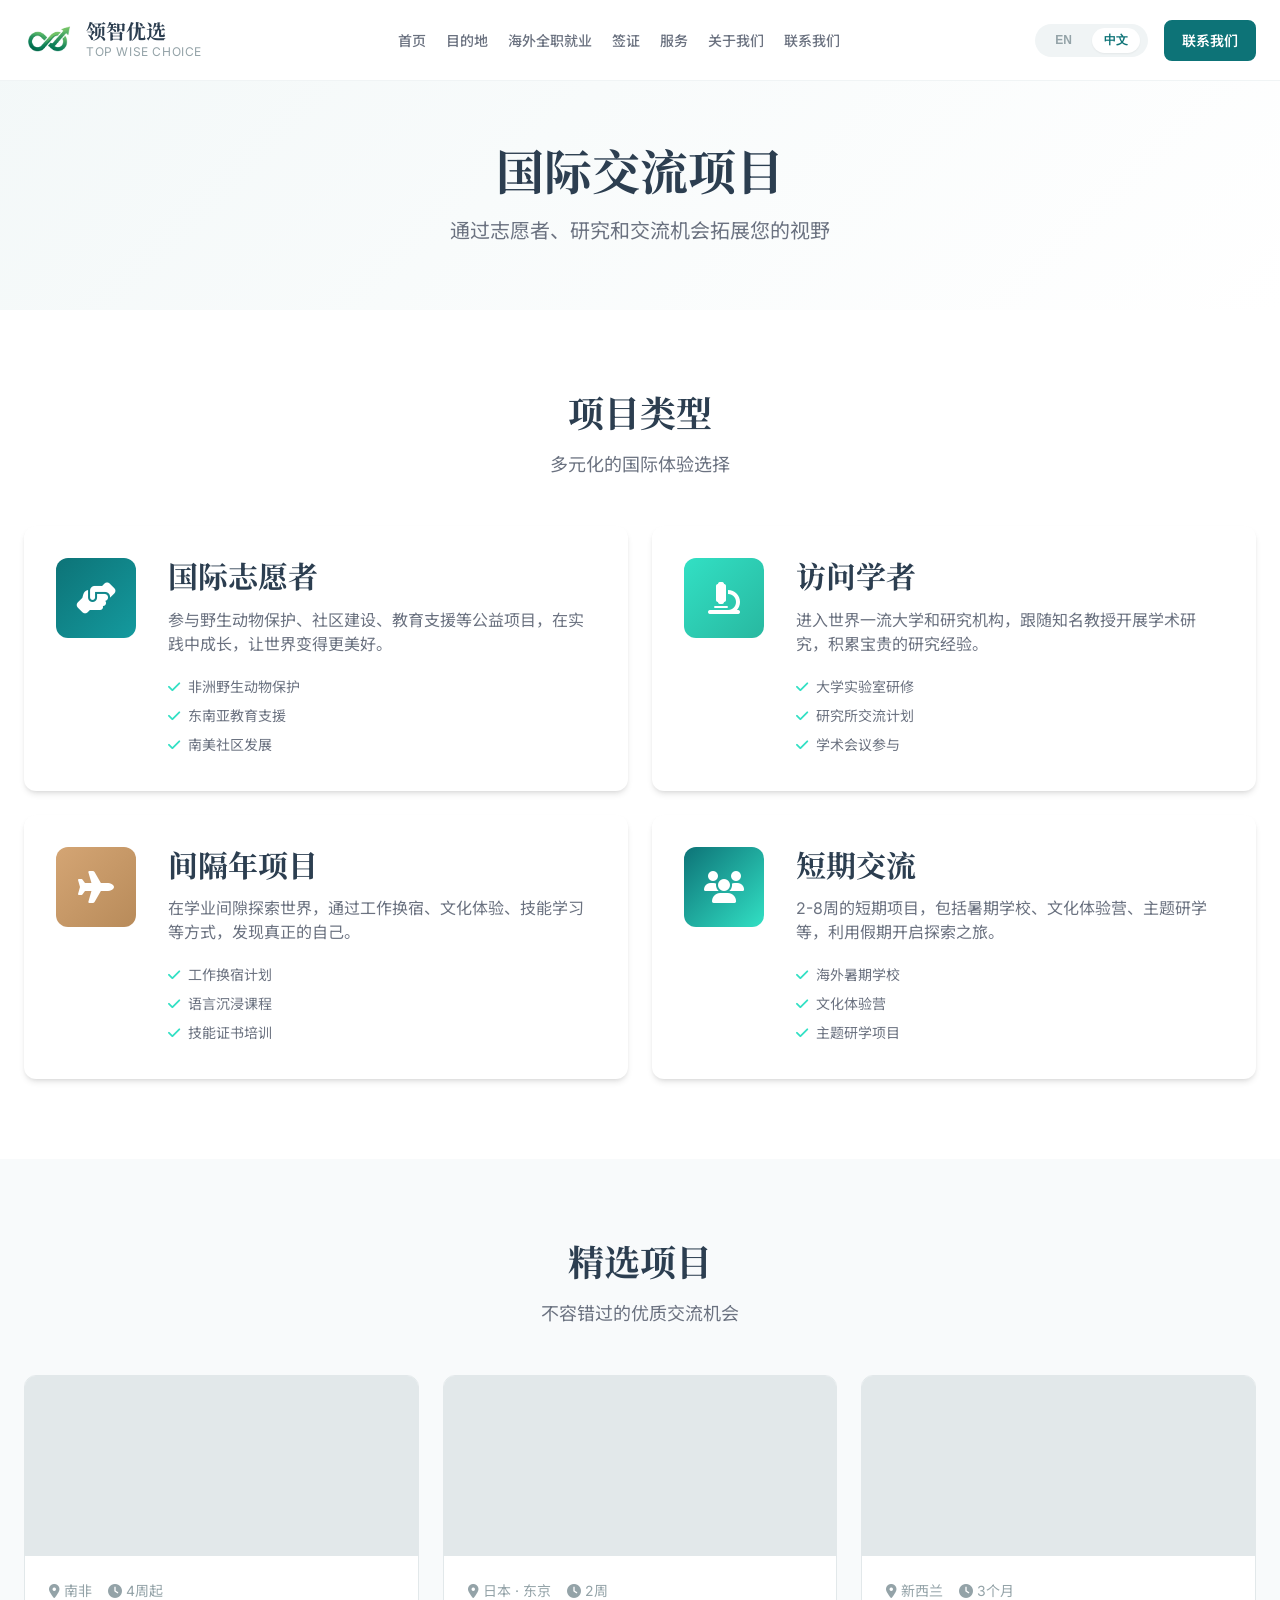
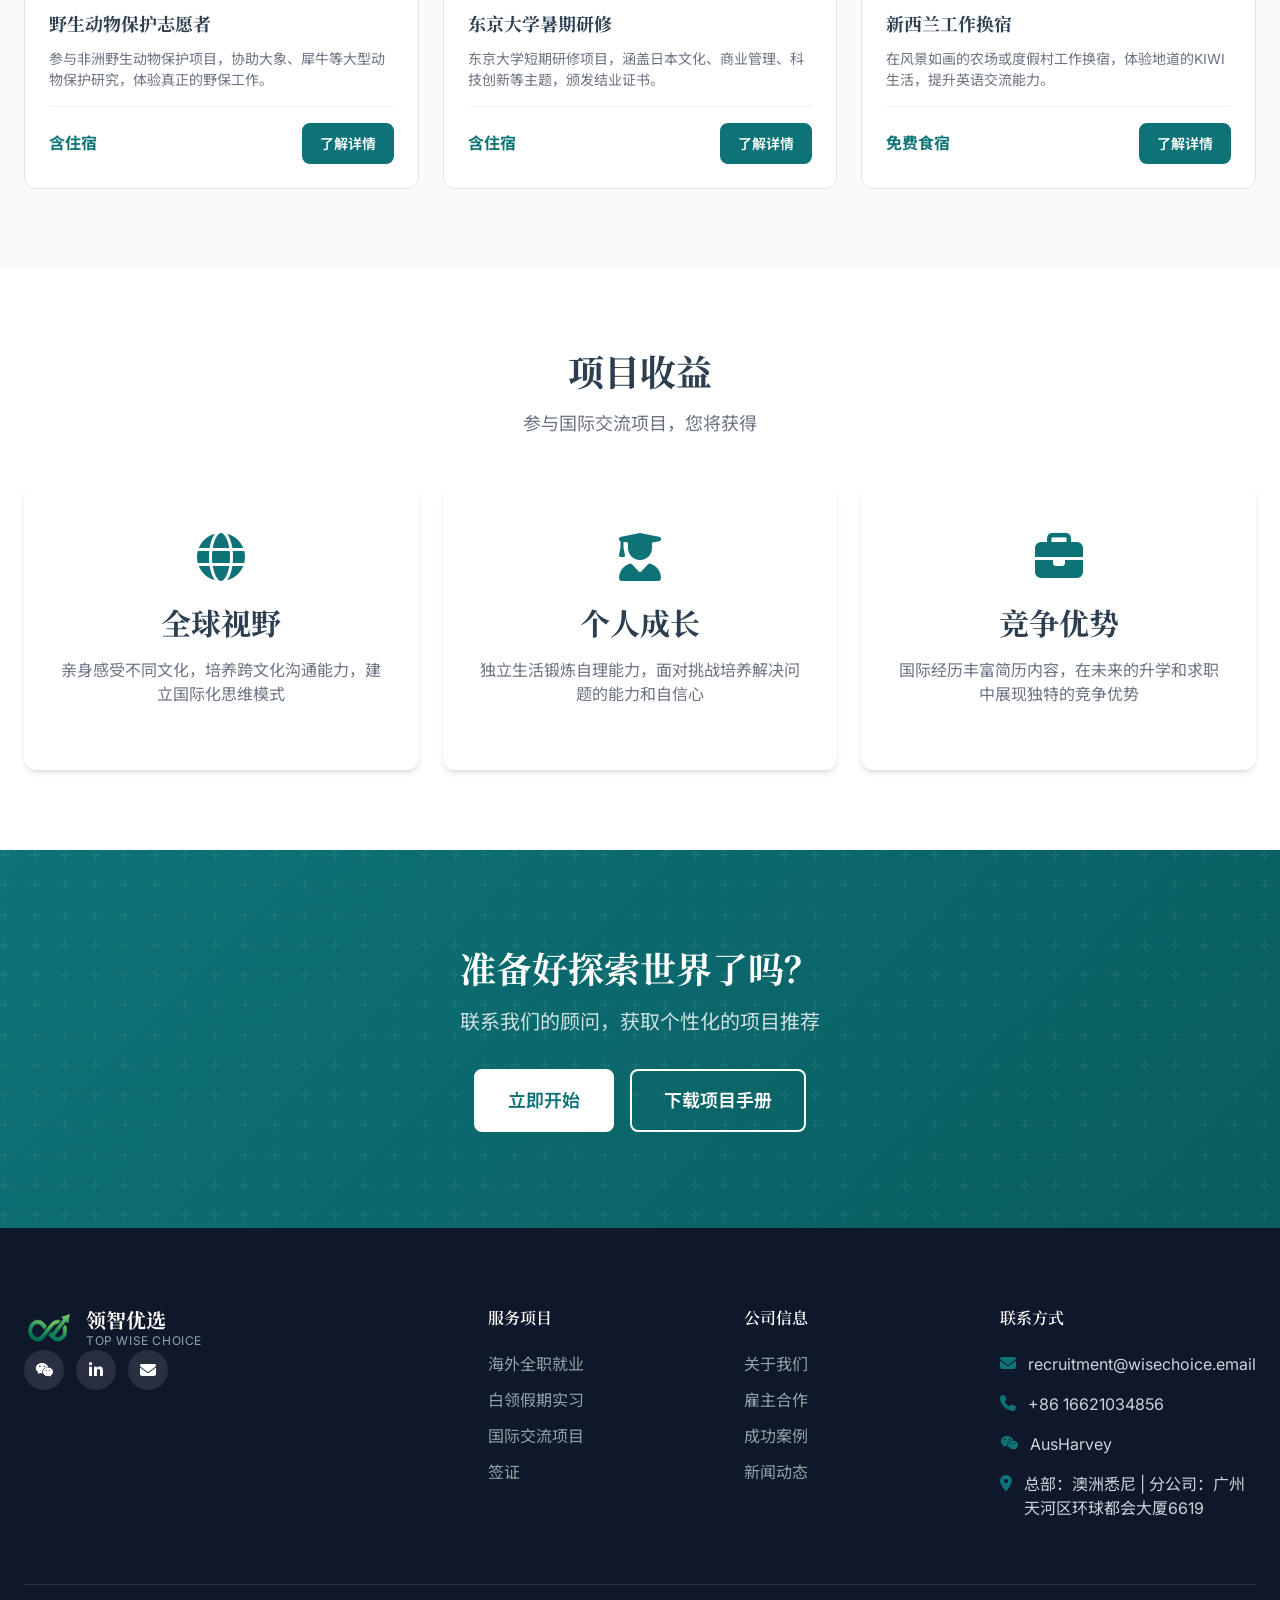
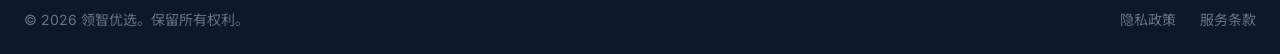
<file: global-programs.html>
<!DOCTYPE html>
<html lang="zh-CN">
<head>
  <meta charset="UTF-8">
  <meta name="viewport" content="width=device-width, initial-scale=1.0">
  <title>国际交流项目 | 领智优选 Top Wise Choice</title>
  <meta name="description" content="国际交流项目 - 志愿者、访问学者、短期交流、间隔年等多元化国际体验项目。">
  <link rel="stylesheet" href="styles/main.css">
  <link rel="stylesheet" href="https://cdnjs.cloudflare.com/ajax/libs/font-awesome/6.5.1/css/all.min.css">
  
  <!--Start of Tawk.to Script-->
  <script type="text/javascript">
  var Tawk_API=Tawk_API||{}, Tawk_LoadStart=new Date();
  (function(){
  var s1=document.createElement("script"),s0=document.getElementsByTagName("script")[0];
  s1.async=true;
  s1.src='https://embed.tawk.to/6a1eea2123ea7d1c2c95420b/1jq4c54t0';
  s1.charset='UTF-8';
  s1.setAttribute('crossorigin','*');
  s0.parentNode.insertBefore(s1,s0);
  })();
  </script>
  <!--End of Tawk.to Script-->
</head>
<body>
  <!-- Header -->
  <header class="header">
    <div class="container">
      <div class="header-inner">
        <a href="index.html" class="logo">
          <img src="images/logo/48b96f22-c7f7-40b8-ac40-d9ac1f0bcf75-removebg-preview.png" alt="领智优选" class="logo-img">
          <div class="logo-text">
            <span class="logo-text-main">领智优选</span>
            <span class="logo-text-sub">TOP WISE CHOICE</span>
          </div>
        </a>
        
        <nav class="nav">
          <ul class="nav-links">
            <li><a href="index.html" class="nav-link" data-i18n="nav_home">首页</a></li>
            <li><a href="destinations.html" class="nav-link" data-i18n="nav_destinations">目的地</a></li>
            <li><a href="work-overseas.html" class="nav-link" data-i18n="nav_work">海外全职就业</a></li>
            <li><a href="visa-services.html" class="nav-link" data-i18n="nav_visa">签证服务</a></li>
            <li><a href="for-employers.html" class="nav-link" data-i18n="nav_service">服务</a></li>
            <li><a href="about-us.html" class="nav-link" data-i18n="nav_about">关于我们</a></li>
            <li><a href="contact-us.html" class="nav-link" data-i18n="nav_contact">联系我们</a></li>
          </ul>
        </nav>
        
        <div class="header-actions">
          <div class="lang-switcher">
            <button class="lang-btn" data-lang="en">EN</button>
            <button class="lang-btn" data-lang="zh">中文</button>
          </div>
          <a href="contact-us.html" class="btn btn-primary btn-sm" data-i18n="contact_us">联系我们</a>
          <button class="mobile-menu-toggle" aria-label="Toggle Menu"><span></span><span></span><span></span></button>
        </div>
      </div>
    </div>
  </header>

  <!-- Mobile Menu -->
  <div class="mobile-menu">
    <ul class="mobile-nav-links">
      <li><a href="index.html" class="mobile-nav-link" data-i18n="nav_home">首页</a></li>
      <li><a href="destinations.html" class="mobile-nav-link" data-i18n="nav_destinations">目的地</a></li>
      <li><a href="visa-services.html" class="mobile-nav-link" data-i18n="nav_visa">签证服务</a></li>
      <li><a href="for-employers.html" class="mobile-nav-link" data-i18n="nav_service">服务</a></li>
      <li><a href="about-us.html" class="mobile-nav-link" data-i18n="nav_about">关于我们</a></li>
      <li><a href="contact-us.html" class="mobile-nav-link" data-i18n="nav_contact">联系我们</a></li>
    </ul>
  </div>

  <!-- Page Header -->
  <section class="page-header">
    <div class="container">
      <h1 data-i18n="programs_page_title">国际交流项目</h1>
      <p data-i18n="programs_page_subtitle">通过志愿者、研究和交流机会拓展您的视野</p>
    </div>
  </section>

  <!-- Program Types -->
  <section class="section">
    <div class="container">
      <div class="section-header">
        <h2 data-i18n="programs_types_title">项目类型</h2>
        <p data-i18n="programs_types_subtitle">多元化的国际体验选择</p>
      </div>
      
      <div class="grid grid-2">
        <div class="card" style="display: flex; gap: 2rem; padding: 2rem; align-items: flex-start;">
          <div style="width: 80px; height: 80px; flex-shrink: 0; background: linear-gradient(135deg, #0D7377, #149A9E); border-radius: var(--radius-xl); display: flex; align-items: center; justify-content: center;">
            <i class="fas fa-hands-helping" style="font-size: 2rem; color: white;"></i>
          </div>
          <div>
            <h3 style="margin-bottom: 0.75rem;" data-i18n="programs_volunteer_title">国际志愿者</h3>
            <p style="color: var(--color-text-secondary); margin-bottom: 1rem;" data-i18n="programs_volunteer_desc">参与野生动物保护、社区建设、教育支援等公益项目，在实践中成长，让世界变得更美好。</p>
            <ul style="list-style: none; font-size: 0.875rem; color: var(--color-text-secondary);">
              <li style="padding: 0.25rem 0;"><i class="fas fa-check" style="color: var(--color-secondary); margin-right: 0.5rem;"></i><span data-i18n="programs_volunteer_item1">非洲野生动物保护</span></li>
              <li style="padding: 0.25rem 0;"><i class="fas fa-check" style="color: var(--color-secondary); margin-right: 0.5rem;"></i><span data-i18n="programs_volunteer_item2">东南亚教育支援</span></li>
              <li style="padding: 0.25rem 0;"><i class="fas fa-check" style="color: var(--color-secondary); margin-right: 0.5rem;"></i><span data-i18n="programs_volunteer_item3">南美社区发展</span></li>
            </ul>
          </div>
        </div>
        
        <div class="card" style="display: flex; gap: 2rem; padding: 2rem; align-items: flex-start;">
          <div style="width: 80px; height: 80px; flex-shrink: 0; background: linear-gradient(135deg, #32E0C4, #28B8A0); border-radius: var(--radius-xl); display: flex; align-items: center; justify-content: center;">
            <i class="fas fa-microscope" style="font-size: 2rem; color: white;"></i>
          </div>
          <div>
            <h3 style="margin-bottom: 0.75rem;" data-i18n="programs_research_title">访问学者</h3>
            <p style="color: var(--color-text-secondary); margin-bottom: 1rem;" data-i18n="programs_research_desc">进入世界一流大学和研究机构，跟随知名教授开展学术研究，积累宝贵的研究经验。</p>
            <ul style="list-style: none; font-size: 0.875rem; color: var(--color-text-secondary);">
              <li style="padding: 0.25rem 0;"><i class="fas fa-check" style="color: var(--color-secondary); margin-right: 0.5rem;"></i><span data-i18n="programs_research_item1">大学实验室研修</span></li>
              <li style="padding: 0.25rem 0;"><i class="fas fa-check" style="color: var(--color-secondary); margin-right: 0.5rem;"></i><span data-i18n="programs_research_item2">研究所交流计划</span></li>
              <li style="padding: 0.25rem 0;"><i class="fas fa-check" style="color: var(--color-secondary); margin-right: 0.5rem;"></i><span data-i18n="programs_research_item3">学术会议参与</span></li>
            </ul>
          </div>
        </div>
        
        <div class="card" style="display: flex; gap: 2rem; padding: 2rem; align-items: flex-start;">
          <div style="width: 80px; height: 80px; flex-shrink: 0; background: linear-gradient(135deg, #D4A574, #B88B5A); border-radius: var(--radius-xl); display: flex; align-items: center; justify-content: center;">
            <i class="fas fa-plane" style="font-size: 2rem; color: white;"></i>
          </div>
          <div>
            <h3 style="margin-bottom: 0.75rem;" data-i18n="programs_gapyear_title">间隔年项目</h3>
            <p style="color: var(--color-text-secondary); margin-bottom: 1rem;" data-i18n="programs_gapyear_desc">在学业间隙探索世界，通过工作换宿、文化体验、技能学习等方式，发现真正的自己。</p>
            <ul style="list-style: none; font-size: 0.875rem; color: var(--color-text-secondary);">
              <li style="padding: 0.25rem 0;"><i class="fas fa-check" style="color: var(--color-secondary); margin-right: 0.5rem;"></i><span data-i18n="programs_gapyear_item1">工作换宿计划</span></li>
              <li style="padding: 0.25rem 0;"><i class="fas fa-check" style="color: var(--color-secondary); margin-right: 0.5rem;"></i><span data-i18n="programs_gapyear_item2">语言沉浸课程</span></li>
              <li style="padding: 0.25rem 0;"><i class="fas fa-check" style="color: var(--color-secondary); margin-right: 0.5rem;"></i><span data-i18n="programs_gapyear_item3">技能证书培训</span></li>
            </ul>
          </div>
        </div>
        
        <div class="card" style="display: flex; gap: 2rem; padding: 2rem; align-items: flex-start;">
          <div style="width: 80px; height: 80px; flex-shrink: 0; background: linear-gradient(135deg, #0D7377, #32E0C4); border-radius: var(--radius-xl); display: flex; align-items: center; justify-content: center;">
            <i class="fas fa-users" style="font-size: 2rem; color: white;"></i>
          </div>
          <div>
            <h3 style="margin-bottom: 0.75rem;" data-i18n="programs_short_title">短期交流</h3>
            <p style="color: var(--color-text-secondary); margin-bottom: 1rem;" data-i18n="programs_short_desc">2-8周的短期项目，包括暑期学校、文化体验营、主题研学等，利用假期开启探索之旅。</p>
            <ul style="list-style: none; font-size: 0.875rem; color: var(--color-text-secondary);">
              <li style="padding: 0.25rem 0;"><i class="fas fa-check" style="color: var(--color-secondary); margin-right: 0.5rem;"></i><span data-i18n="programs_short_item1">海外暑期学校</span></li>
              <li style="padding: 0.25rem 0;"><i class="fas fa-check" style="color: var(--color-secondary); margin-right: 0.5rem;"></i><span data-i18n="programs_short_item2">文化体验营</span></li>
              <li style="padding: 0.25rem 0;"><i class="fas fa-check" style="color: var(--color-secondary); margin-right: 0.5rem;"></i><span data-i18n="programs_short_item3">主题研学项目</span></li>
            </ul>
          </div>
        </div>
      </div>
    </div>
  </section>

  <!-- Featured Programs -->
  <section class="section" style="background-color: var(--color-gray-50);">
    <div class="container">
      <div class="section-header">
        <h2 data-i18n="programs_featured_title">精选项目</h2>
        <p data-i18n="programs_featured_subtitle">不容错过的优质交流机会</p>
      </div>
      
      <div class="listing-grid">
        <div class="listing-card">
          <div class="listing-image" style="background-image: url('https://images.unsplash.com/photo-1549366021-9f761d450615?w=400&h=200&fit=crop');"></div>
          <div class="listing-content">
            <div class="listing-meta">
              <span class="listing-location"><i class="fas fa-map-marker-alt"></i> 南非</span>
              <span class="listing-type"><i class="fas fa-clock"></i> 4周起</span>
            </div>
            <h3>野生动物保护志愿者</h3>
            <p>参与非洲野生动物保护项目，协助大象、犀牛等大型动物保护研究，体验真正的野保工作。</p>
            <div class="listing-footer">
              <span class="listing-salary" data-i18n="intern_with_accommodation">含食宿</span>
              <a href="contact-us.html" class="btn btn-primary btn-sm" data-i18n="intern_details">了解详情</a>
            </div>
          </div>
        </div>
        
        <div class="listing-card">
          <div class="listing-image" style="background-image: url('https://images.unsplash.com/photo-1523050854058-8df90110c9f1?w=400&h=200&fit=crop');"></div>
          <div class="listing-content">
            <div class="listing-meta">
              <span class="listing-location"><i class="fas fa-map-marker-alt"></i> 日本 · 东京</span>
              <span class="listing-type"><i class="fas fa-clock"></i> 2周</span>
            </div>
            <h3>东京大学暑期研修</h3>
            <p>东京大学短期研修项目，涵盖日本文化、商业管理、科技创新等主题，颁发结业证书。</p>
            <div class="listing-footer">
              <span class="listing-salary" data-i18n="intern_with_accommodation">含住宿</span>
              <a href="contact-us.html" class="btn btn-primary btn-sm" data-i18n="intern_details">了解详情</a>
            </div>
          </div>
        </div>
        
        <div class="listing-card">
          <div class="listing-image" style="background-image: url('https://images.unsplash.com/photo-1506905925346-21bda4d32df4?w=400&h=200&fit=crop');"></div>
          <div class="listing-content">
            <div class="listing-meta">
              <span class="listing-location"><i class="fas fa-map-marker-alt"></i> 新西兰</span>
              <span class="listing-type"><i class="fas fa-clock"></i> 3个月</span>
            </div>
            <h3>新西兰工作换宿</h3>
            <p>在风景如画的农场或度假村工作换宿，体验地道的KIWI生活，提升英语交流能力。</p>
            <div class="listing-footer">
              <span class="listing-salary" data-i18n="intern_free_accommodation">免费食宿</span>
              <a href="contact-us.html" class="btn btn-primary btn-sm" data-i18n="intern_details">了解详情</a>
            </div>
          </div>
        </div>
      </div>
    </div>
  </section>

  <!-- Program Benefits -->
  <section class="section">
    <div class="container">
      <div class="section-header">
        <h2 data-i18n="programs_benefits_title">项目收益</h2>
        <p data-i18n="programs_benefits_subtitle">参与国际交流项目，您将获得</p>
      </div>
      
      <div class="grid grid-3">
        <div class="card" style="text-align: center; padding: 3rem 2rem;">
          <i class="fas fa-globe" style="font-size: 3rem; color: var(--color-primary); margin-bottom: 1.5rem;"></i>
          <h3 style="margin-bottom: 1rem;" data-i18n="programs_benefit1_title">全球视野</h3>
          <p style="color: var(--color-text-secondary);" data-i18n="programs_benefit1_desc">亲身感受不同文化，培养跨文化沟通能力，建立国际化思维模式</p>
        </div>
        <div class="card" style="text-align: center; padding: 3rem 2rem;">
          <i class="fas fa-user-graduate" style="font-size: 3rem; color: var(--color-primary); margin-bottom: 1.5rem;"></i>
          <h3 style="margin-bottom: 1rem;" data-i18n="programs_benefit2_title">个人成长</h3>
          <p style="color: var(--color-text-secondary);" data-i18n="programs_benefit2_desc">独立生活锻炼自理能力，面对挑战培养解决问题的能力和自信心</p>
        </div>
        <div class="card" style="text-align: center; padding: 3rem 2rem;">
          <i class="fas fa-briefcase" style="font-size: 3rem; color: var(--color-primary); margin-bottom: 1.5rem;"></i>
          <h3 style="margin-bottom: 1rem;" data-i18n="programs_benefit3_title">竞争优势</h3>
          <p style="color: var(--color-text-secondary);" data-i18n="programs_benefit3_desc">国际经历丰富简历内容，在未来的升学和求职中展现独特的竞争优势</p>
        </div>
      </div>
    </div>
  </section>

  <!-- CTA Section -->
  <section class="cta-section">
    <div class="container">
      <div class="cta-content">
        <h2 data-i18n="programs_cta_title">准备好探索世界了吗？</h2>
        <p data-i18n="programs_cta_subtitle">联系我们的顾问，获取个性化的项目推荐</p>
        <div class="cta-buttons">
          <a href="contact-us.html" class="btn btn-white btn-lg" data-i18n="cta_btn_primary">免费咨询</a>
          <a href="contact-us.html" class="btn btn-outline-white btn-lg" data-i18n="programs_btn_download">下载项目手册</a>
        </div>
      </div>
    </div>
  </section>

  <!-- Footer -->
  <footer class="footer">
    <div class="container">
      <div class="footer-top">
        <div class="footer-grid">
          <div class="footer-brand">
            <a href="index.html" class="logo">
              <img src="images/logo/48b96f22-c7f7-40b8-ac40-d9ac1f0bcf75-removebg-preview.png" alt="领智优选" class="logo-img" style="height: 40px;">
              <div class="logo-text">
                <span class="logo-text-main" style="color: white;">领智优选</span>
                <span class="logo-text-sub">TOP WISE CHOICE</span>
              </div>
            </a>
            <div class="footer-social">
              <a href="#" class="social-link"><i class="fab fa-weixin"></i></a>
              <a href="#" class="social-link"><i class="fab fa-linkedin-in"></i></a>
              <a href="#" class="social-link"><i class="fas fa-envelope"></i></a>
            </div>
          </div>
          <div class="footer-column">
            <h4 data-i18n="footer_services">服务项目</h4>
            <ul class="footer-links">
              <li><a href="work-overseas.html" data-i18n="nav_work">海外全职就业</a></li>
              <li><a href="intern-abroad.html" data-i18n="nav_intern">白领假期实习</a></li>
              <li><a href="global-programs.html" data-i18n="nav_programs">国际交流项目</a></li>
              <li><a href="visa-services.html" data-i18n="nav_visa">签证服务</a></li>
            </ul>
          </div>
          <div class="footer-column">
            <h4 data-i18n="footer_company">公司信息</h4>
            <ul class="footer-links">
              <li><a href="about-us.html" data-i18n="nav_about">关于我们</a></li>
              <li><a href="for-employers.html" data-i18n="nav_employers">雇主合作</a></li>
              <li><a href="#">成功案例</a></li>
              <li><a href="#">新闻动态</a></li>
            </ul>
          </div>
          <div class="footer-column">
            <h4 data-i18n="footer_contact">联系方式</h4>
            <div class="footer-contact-item"><i class="fas fa-envelope"></i><span>recruitment@wisechoice.email</span></div>
            <div class="footer-contact-item"><i class="fas fa-phone"></i><span>+86 16621034856</span></div>
            <div class="footer-contact-item"><i class="fab fa-weixin"></i><span>AusHarvey</span></div>
            <div class="footer-contact-item"><i class="fas fa-map-marker-alt"></i><span>总部：澳洲悉尼 | 分公司：广州天河区环球都会大厦6619</span></div>
          </div>
        </div>
      </div>
      <div class="footer-bottom">
        <p data-i18n="footer_copyright">© 2026 领智优选。保留所有权利。</p>
        <div class="footer-bottom-links"><a href="#">隐私政策</a><a href="#">服务条款</a></div>
      </div>
    </div>
  </footer>

  <script src="scripts/main.js"></script>
</body>
</html>
</file>
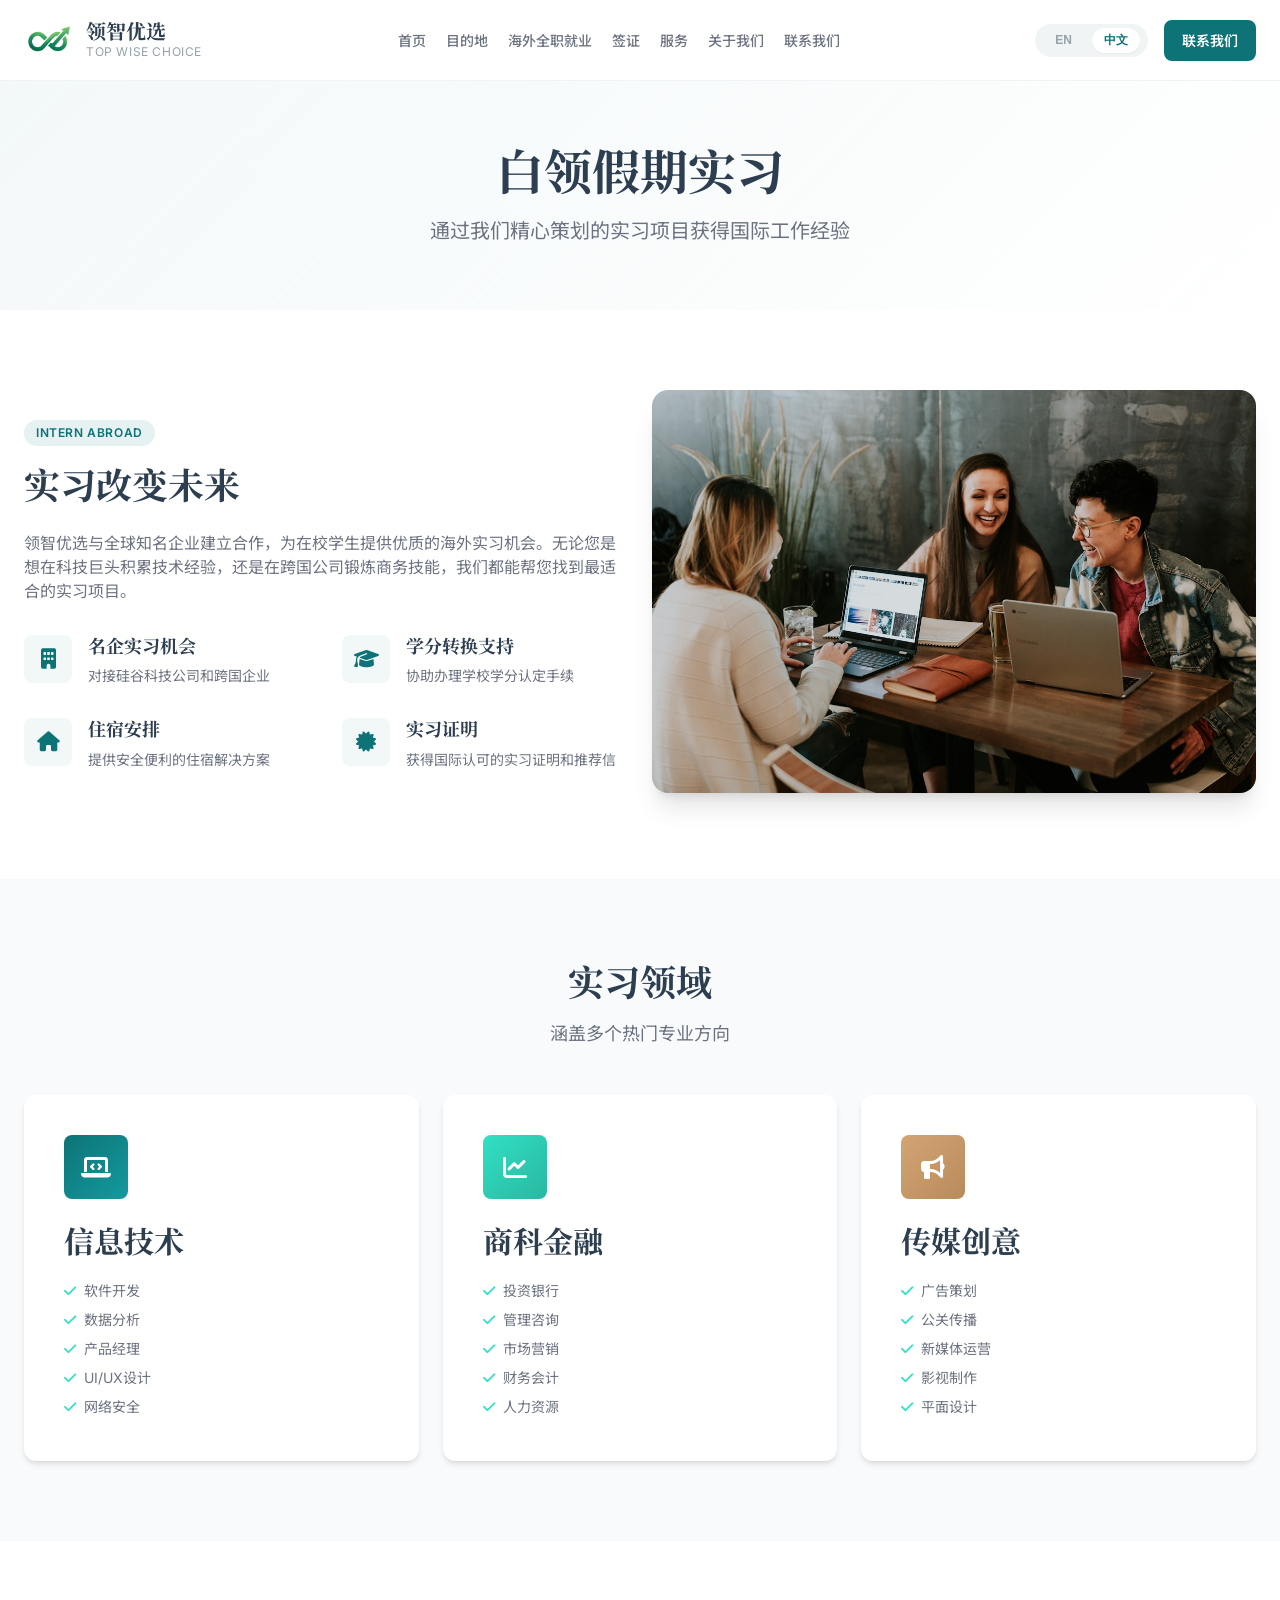
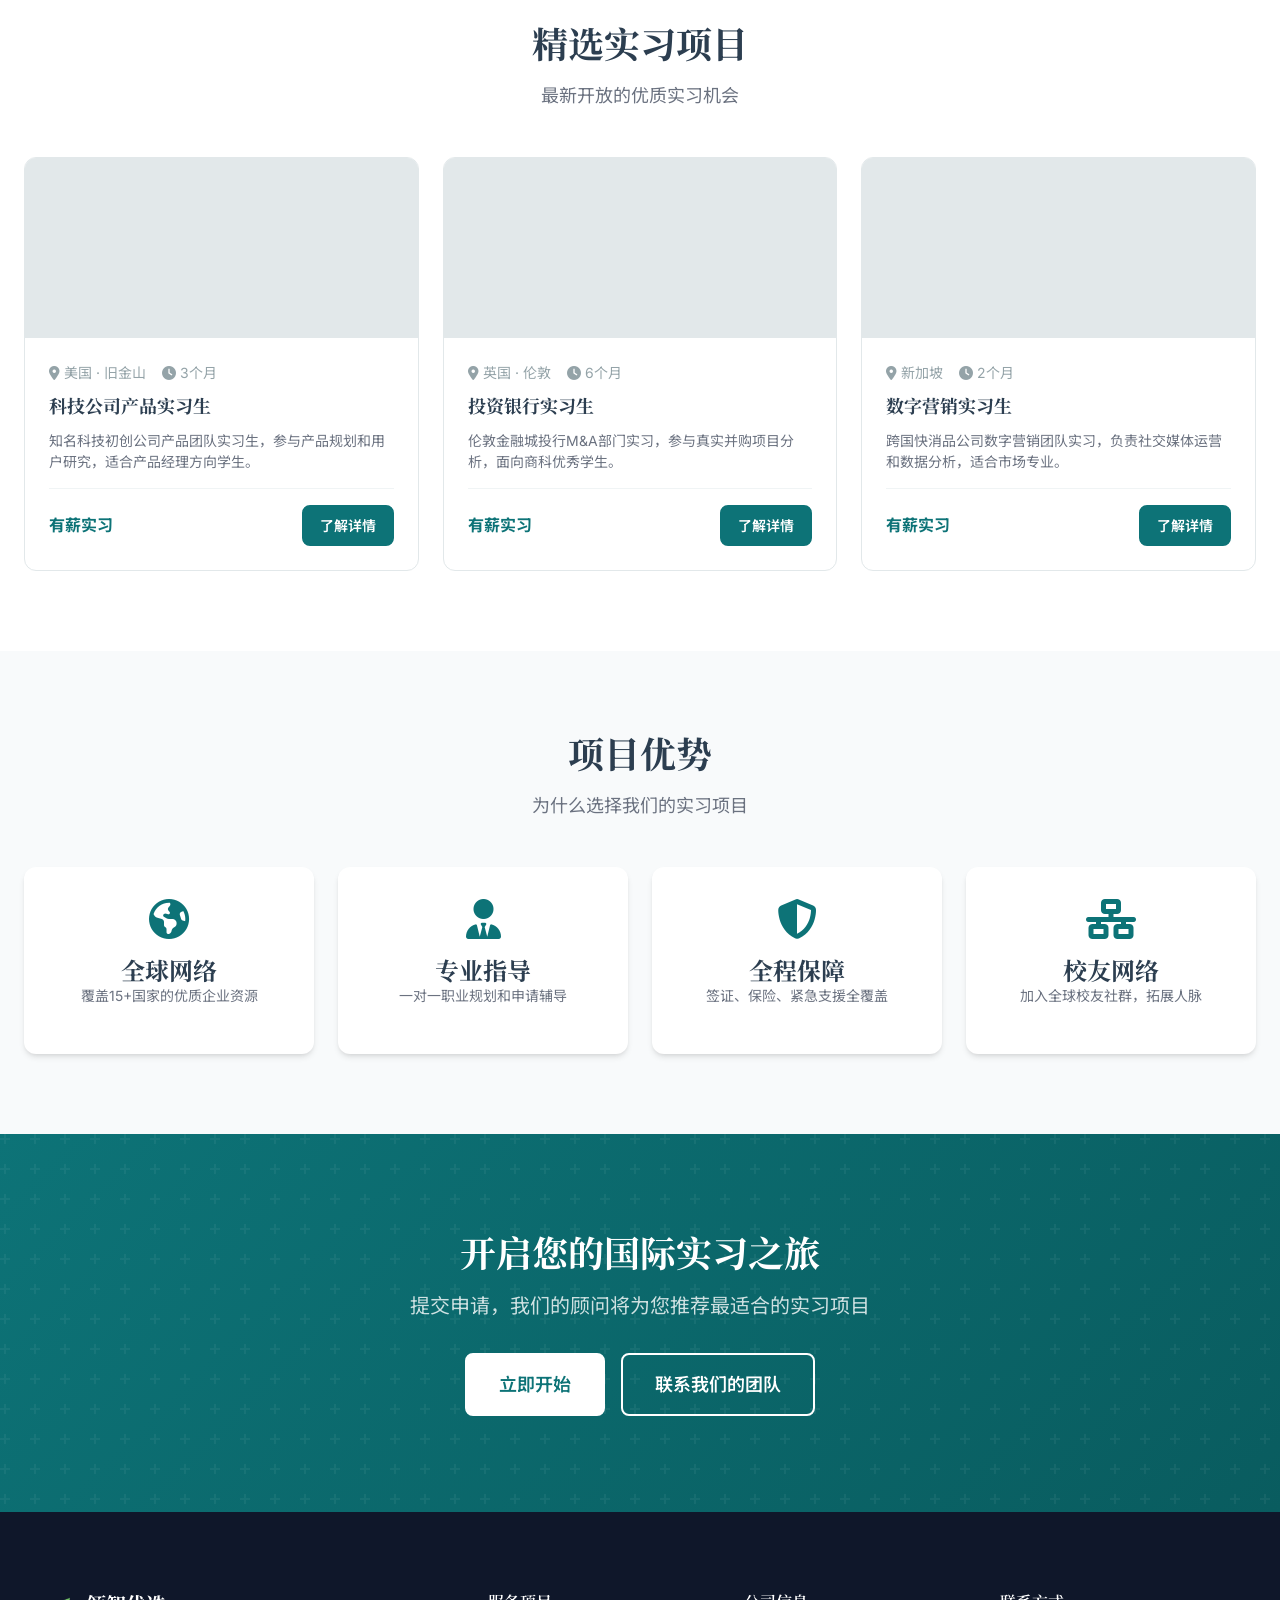
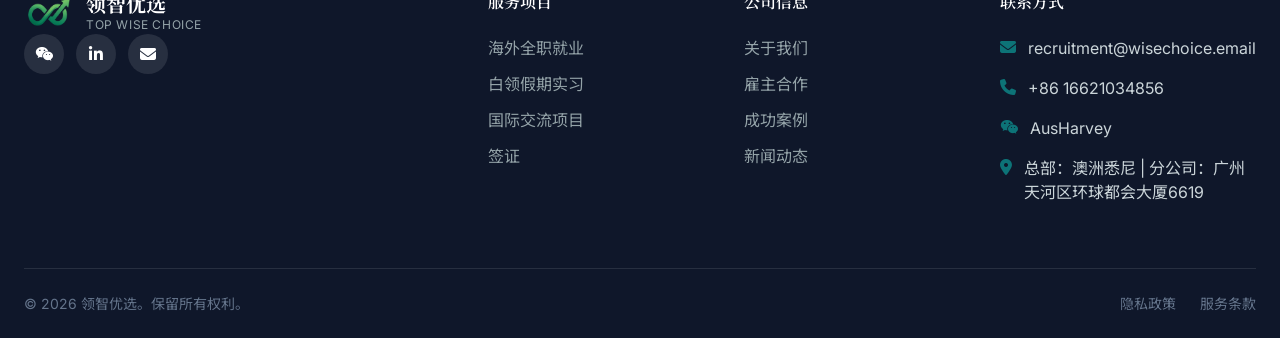
<file: intern-abroad.html>
<!DOCTYPE html>
<html lang="zh-CN">
<head>
  <meta charset="UTF-8">
  <meta name="viewport" content="width=device-width, initial-scale=1.0">
  <title>白领假期实习 | 领智优选 Top Wise Choice</title>
  <meta name="description" content="白领假期实习项目 - 为在校学生提供程序员、商科文职等写字楼白领短期实习机会。">
  <link rel="stylesheet" href="styles/main.css">
  <link rel="stylesheet" href="https://cdnjs.cloudflare.com/ajax/libs/font-awesome/6.5.1/css/all.min.css">
  
  <!--Start of Tawk.to Script-->
  <script type="text/javascript">
  var Tawk_API=Tawk_API||{}, Tawk_LoadStart=new Date();
  (function(){
  var s1=document.createElement("script"),s0=document.getElementsByTagName("script")[0];
  s1.async=true;
  s1.src='https://embed.tawk.to/6a1eea2123ea7d1c2c95420b/1jq4c54t0';
  s1.charset='UTF-8';
  s1.setAttribute('crossorigin','*');
  s0.parentNode.insertBefore(s1,s0);
  })();
  </script>
  <!--End of Tawk.to Script-->
</head>
<body>
  <!-- Header -->
  <header class="header">
    <div class="container">
      <div class="header-inner">
        <a href="index.html" class="logo">
          <img src="images/logo/48b96f22-c7f7-40b8-ac40-d9ac1f0bcf75-removebg-preview.png" alt="领智优选" class="logo-img">
          <div class="logo-text">
            <span class="logo-text-main">领智优选</span>
            <span class="logo-text-sub">TOP WISE CHOICE</span>
          </div>
        </a>
        
        <nav class="nav">
          <ul class="nav-links">
            <li><a href="index.html" class="nav-link" data-i18n="nav_home">首页</a></li>
            <li><a href="destinations.html" class="nav-link" data-i18n="nav_destinations">目的地</a></li>
            <li><a href="work-overseas.html" class="nav-link" data-i18n="nav_work">海外全职就业</a></li>
            <li><a href="visa-services.html" class="nav-link" data-i18n="nav_visa">签证服务</a></li>
            <li><a href="for-employers.html" class="nav-link" data-i18n="nav_service">服务</a></li>
            <li><a href="about-us.html" class="nav-link" data-i18n="nav_about">关于我们</a></li>
            <li><a href="contact-us.html" class="nav-link" data-i18n="nav_contact">联系我们</a></li>
          </ul>
        </nav>
        
        <div class="header-actions">
          <div class="lang-switcher">
            <button class="lang-btn" data-lang="en">EN</button>
            <button class="lang-btn" data-lang="zh">中文</button>
          </div>
          <a href="contact-us.html" class="btn btn-primary btn-sm" data-i18n="contact_us">联系我们</a>
          <button class="mobile-menu-toggle" aria-label="Toggle Menu"><span></span><span></span><span></span></button>
        </div>
      </div>
    </div>
  </header>

  <!-- Mobile Menu -->
  <div class="mobile-menu">
    <ul class="mobile-nav-links">
      <li><a href="index.html" class="mobile-nav-link" data-i18n="nav_home">首页</a></li>
      <li><a href="destinations.html" class="mobile-nav-link" data-i18n="nav_destinations">目的地</a></li>
      <li><a href="visa-services.html" class="mobile-nav-link" data-i18n="nav_visa">签证服务</a></li>
      <li><a href="for-employers.html" class="mobile-nav-link" data-i18n="nav_service">服务</a></li>
      <li><a href="about-us.html" class="mobile-nav-link" data-i18n="nav_about">关于我们</a></li>
      <li><a href="contact-us.html" class="mobile-nav-link" data-i18n="nav_contact">联系我们</a></li>
    </ul>
  </div>

  <!-- Page Header -->
  <section class="page-header">
    <div class="container">
      <h1 data-i18n="intern_page_title">白领假期实习</h1>
      <p data-i18n="intern_page_subtitle">通过我们精心策划的实习项目获得国际工作经验</p>
    </div>
  </section>

  <!-- Service Overview -->
  <section class="section">
    <div class="container">
      <div class="grid grid-2" style="align-items: center;">
        <div>
          <span class="tag tag-primary" style="margin-bottom: 1rem; display: inline-block;">INTERN ABROAD</span>
          <h2 style="margin-bottom: 1.5rem;" data-i18n="intern_section_overview">实习改变未来</h2>
          <p style="color: var(--color-text-secondary); margin-bottom: 1.5rem;" data-i18n="intern_overview_desc">
            领智优选与全球知名企业建立合作，为在校学生提供优质的海外实习机会。无论您是想在科技巨头积累技术经验，还是在跨国公司锻炼商务技能，我们都能帮您找到最适合的实习项目。
          </p>
          <div class="feature-list" style="margin-top: 2rem;">
            <div class="feature-item">
              <div class="feature-icon"><i class="fas fa-building"></i></div>
              <div class="feature-content">
                <h4 data-i18n="intern_feature1_title">名企实习机会</h4>
                <p data-i18n="intern_feature1_desc">对接硅谷科技公司和跨国企业</p>
              </div>
            </div>
            <div class="feature-item">
              <div class="feature-icon"><i class="fas fa-graduation-cap"></i></div>
              <div class="feature-content">
                <h4 data-i18n="intern_feature2_title">学分转换支持</h4>
                <p data-i18n="intern_feature2_desc">协助办理学校学分认定手续</p>
              </div>
            </div>
            <div class="feature-item">
              <div class="feature-icon"><i class="fas fa-home"></i></div>
              <div class="feature-content">
                <h4 data-i18n="intern_feature3_title">住宿安排</h4>
                <p data-i18n="intern_feature3_desc">提供安全便利的住宿解决方案</p>
              </div>
            </div>
            <div class="feature-item">
              <div class="feature-icon"><i class="fas fa-certificate"></i></div>
              <div class="feature-content">
                <h4 data-i18n="intern_feature4_title">实习证明</h4>
                <p data-i18n="intern_feature4_desc">获得国际认可的实习证明和推荐信</p>
              </div>
            </div>
          </div>
        </div>
        <div style="position: relative;">
          <img src="images/pages/intern-abroad.jpg" alt="Interns collaborating" style="width: 100%; border-radius: var(--radius-2xl); box-shadow: var(--shadow-xl);">
        </div>
      </div>
    </div>
  </section>

  <!-- Internship Fields -->
  <section class="section" style="background-color: var(--color-gray-50);">
    <div class="container">
      <div class="section-header">
        <h2 data-i18n="intern_fields_title">实习领域</h2>
        <p data-i18n="intern_fields_subtitle">涵盖多个热门专业方向</p>
      </div>
      
      <div class="grid grid-3">
        <div class="card" style="padding: 2.5rem;">
          <div style="width: 64px; height: 64px; margin-bottom: 1.5rem; background: linear-gradient(135deg, #0D7377, #149A9E); border-radius: var(--radius-lg); display: flex; align-items: center; justify-content: center;">
            <i class="fas fa-laptop-code" style="font-size: 1.5rem; color: white;"></i>
          </div>
          <h3 style="margin-bottom: 1rem;" data-i18n="intern_it_title">信息技术</h3>
          <ul style="list-style: none; color: var(--color-text-secondary); font-size: 0.875rem;">
            <li style="padding: 0.25rem 0;"><i class="fas fa-check" style="color: var(--color-secondary); margin-right: 0.5rem;"></i><span data-i18n="intern_it_skill1">软件开发</span></li>
            <li style="padding: 0.25rem 0;"><i class="fas fa-check" style="color: var(--color-secondary); margin-right: 0.5rem;"></i><span data-i18n="intern_it_skill2">数据分析</span></li>
            <li style="padding: 0.25rem 0;"><i class="fas fa-check" style="color: var(--color-secondary); margin-right: 0.5rem;"></i><span data-i18n="intern_it_skill3">产品经理</span></li>
            <li style="padding: 0.25rem 0;"><i class="fas fa-check" style="color: var(--color-secondary); margin-right: 0.5rem;"></i><span data-i18n="intern_it_skill4">UI/UX设计</span></li>
            <li style="padding: 0.25rem 0;"><i class="fas fa-check" style="color: var(--color-secondary); margin-right: 0.5rem;"></i><span data-i18n="intern_it_skill5">网络安全</span></li>
          </ul>
        </div>
        
        <div class="card" style="padding: 2.5rem;">
          <div style="width: 64px; height: 64px; margin-bottom: 1.5rem; background: linear-gradient(135deg, #32E0C4, #28B8A0); border-radius: var(--radius-lg); display: flex; align-items: center; justify-content: center;">
            <i class="fas fa-chart-line" style="font-size: 1.5rem; color: white;"></i>
          </div>
          <h3 style="margin-bottom: 1rem;" data-i18n="intern_business_title">商科金融</h3>
          <ul style="list-style: none; color: var(--color-text-secondary); font-size: 0.875rem;">
            <li style="padding: 0.25rem 0;"><i class="fas fa-check" style="color: var(--color-secondary); margin-right: 0.5rem;"></i><span data-i18n="intern_business_skill1">投资银行</span></li>
            <li style="padding: 0.25rem 0;"><i class="fas fa-check" style="color: var(--color-secondary); margin-right: 0.5rem;"></i><span data-i18n="intern_business_skill2">管理咨询</span></li>
            <li style="padding: 0.25rem 0;"><i class="fas fa-check" style="color: var(--color-secondary); margin-right: 0.5rem;"></i><span data-i18n="intern_business_skill3">市场营销</span></li>
            <li style="padding: 0.25rem 0;"><i class="fas fa-check" style="color: var(--color-secondary); margin-right: 0.5rem;"></i><span data-i18n="intern_business_skill4">财务会计</span></li>
            <li style="padding: 0.25rem 0;"><i class="fas fa-check" style="color: var(--color-secondary); margin-right: 0.5rem;"></i><span data-i18n="intern_business_skill5">人力资源</span></li>
          </ul>
        </div>
        
        <div class="card" style="padding: 2.5rem;">
          <div style="width: 64px; height: 64px; margin-bottom: 1.5rem; background: linear-gradient(135deg, #D4A574, #B88B5A); border-radius: var(--radius-lg); display: flex; align-items: center; justify-content: center;">
            <i class="fas fa-bullhorn" style="font-size: 1.5rem; color: white;"></i>
          </div>
          <h3 style="margin-bottom: 1rem;" data-i18n="intern_media_title">传媒创意</h3>
          <ul style="list-style: none; color: var(--color-text-secondary); font-size: 0.875rem;">
            <li style="padding: 0.25rem 0;"><i class="fas fa-check" style="color: var(--color-secondary); margin-right: 0.5rem;"></i><span data-i18n="intern_media_skill1">广告策划</span></li>
            <li style="padding: 0.25rem 0;"><i class="fas fa-check" style="color: var(--color-secondary); margin-right: 0.5rem;"></i><span data-i18n="intern_media_skill2">公关传播</span></li>
            <li style="padding: 0.25rem 0;"><i class="fas fa-check" style="color: var(--color-secondary); margin-right: 0.5rem;"></i><span data-i18n="intern_media_skill3">新媒体运营</span></li>
            <li style="padding: 0.25rem 0;"><i class="fas fa-check" style="color: var(--color-secondary); margin-right: 0.5rem;"></i><span data-i18n="intern_media_skill4">影视制作</span></li>
            <li style="padding: 0.25rem 0;"><i class="fas fa-check" style="color: var(--color-secondary); margin-right: 0.5rem;"></i><span data-i18n="intern_media_skill5">平面设计</span></li>
          </ul>
        </div>
      </div>
    </div>
  </section>

  <!-- Featured Programs -->
  <section class="section">
    <div class="container">
      <div class="section-header">
        <h2 data-i18n="intern_programs_title">精选实习项目</h2>
        <p data-i18n="intern_programs_subtitle">最新开放的优质实习机会</p>
      </div>
      
      <div class="listing-grid">
        <div class="listing-card">
          <div class="listing-image" style="background-image: url('https://images.unsplash.com/photo-1497366216548-37526070297c?w=400&h=200&fit=crop');"></div>
          <div class="listing-content">
            <div class="listing-meta">
              <span class="listing-location"><i class="fas fa-map-marker-alt"></i> 美国 · 旧金山</span>
              <span class="listing-type"><i class="fas fa-clock"></i> 3个月</span>
            </div>
            <h3>科技公司产品实习生</h3>
            <p>知名科技初创公司产品团队实习生，参与产品规划和用户研究，适合产品经理方向学生。</p>
            <div class="listing-footer">
              <span class="listing-salary" data-i18n="intern_paid">有薪实习</span>
              <a href="contact-us.html" class="btn btn-primary btn-sm" data-i18n="intern_details">了解详情</a>
            </div>
          </div>
        </div>
        
        <div class="listing-card">
          <div class="listing-image" style="background-image: url('https://images.unsplash.com/photo-1486406146926-c627a92ad1ab?w=400&h=200&fit=crop');"></div>
          <div class="listing-content">
            <div class="listing-meta">
              <span class="listing-location"><i class="fas fa-map-marker-alt"></i> 英国 · 伦敦</span>
              <span class="listing-type"><i class="fas fa-clock"></i> 6个月</span>
            </div>
            <h3>投资银行实习生</h3>
            <p>伦敦金融城投行M&A部门实习，参与真实并购项目分析，面向商科优秀学生。</p>
            <div class="listing-footer">
              <span class="listing-salary" data-i18n="intern_paid">有薪实习</span>
              <a href="contact-us.html" class="btn btn-primary btn-sm" data-i18n="intern_details">了解详情</a>
            </div>
          </div>
        </div>
        
        <div class="listing-card">
          <div class="listing-image" style="background-image: url('https://images.unsplash.com/photo-1460925895917-afdab827c52f?w=400&h=200&fit=crop');"></div>
          <div class="listing-content">
            <div class="listing-meta">
              <span class="listing-location"><i class="fas fa-map-marker-alt"></i> 新加坡</span>
              <span class="listing-type"><i class="fas fa-clock"></i> 2个月</span>
            </div>
            <h3>数字营销实习生</h3>
            <p>跨国快消品公司数字营销团队实习，负责社交媒体运营和数据分析，适合市场专业。</p>
            <div class="listing-footer">
              <span class="listing-salary" data-i18n="intern_paid">有薪实习</span>
              <a href="contact-us.html" class="btn btn-primary btn-sm" data-i18n="intern_details">了解详情</a>
            </div>
          </div>
        </div>
      </div>
    </div>
  </section>

  <!-- Program Benefits -->
  <section class="section" style="background-color: var(--color-gray-50);">
    <div class="container">
      <div class="section-header">
        <h2 data-i18n="intern_benefits_title">项目优势</h2>
        <p data-i18n="intern_benefits_subtitle">为什么选择我们的实习项目</p>
      </div>
      
      <div class="grid grid-4">
        <div class="card" style="text-align: center; padding: 2rem;">
          <i class="fas fa-globe-americas" style="font-size: 2.5rem; color: var(--color-primary); margin-bottom: 1rem;"></i>
          <h4 data-i18n="intern_benefit1_title">全球网络</h4>
          <p style="font-size: 0.875rem; color: var(--color-text-secondary);" data-i18n="intern_benefit1_desc">覆盖15+国家的优质企业资源</p>
        </div>
        <div class="card" style="text-align: center; padding: 2rem;">
          <i class="fas fa-user-tie" style="font-size: 2.5rem; color: var(--color-primary); margin-bottom: 1rem;"></i>
          <h4 data-i18n="intern_benefit2_title">专业指导</h4>
          <p style="font-size: 0.875rem; color: var(--color-text-secondary);" data-i18n="intern_benefit2_desc">一对一职业规划和申请辅导</p>
        </div>
        <div class="card" style="text-align: center; padding: 2rem;">
          <i class="fas fa-shield-alt" style="font-size: 2.5rem; color: var(--color-primary); margin-bottom: 1rem;"></i>
          <h4 data-i18n="intern_benefit3_title">全程保障</h4>
          <p style="font-size: 0.875rem; color: var(--color-text-secondary);" data-i18n="intern_benefit3_desc">签证、保险、紧急支援全覆盖</p>
        </div>
        <div class="card" style="text-align: center; padding: 2rem;">
          <i class="fas fa-network-wired" style="font-size: 2.5rem; color: var(--color-primary); margin-bottom: 1rem;"></i>
          <h4 data-i18n="intern_benefit4_title">校友网络</h4>
          <p style="font-size: 0.875rem; color: var(--color-text-secondary);" data-i18n="intern_benefit4_desc">加入全球校友社群，拓展人脉</p>
        </div>
      </div>
    </div>
  </section>

  <!-- CTA Section -->
  <section class="cta-section">
    <div class="container">
      <div class="cta-content">
        <h2 data-i18n="intern_cta_title">开启您的国际实习之旅</h2>
        <p data-i18n="intern_cta_subtitle">提交申请，我们的顾问将为您推荐最适合的实习项目</p>
        <div class="cta-buttons">
          <a href="contact-us.html" class="btn btn-white btn-lg" data-i18n="cta_btn_primary">立即申请</a>
          <a href="contact-us.html" class="btn btn-outline-white btn-lg" data-i18n="cta_btn_secondary">预约咨询</a>
        </div>
      </div>
    </div>
  </section>

  <!-- Footer -->
  <footer class="footer">
    <div class="container">
      <div class="footer-top">
        <div class="footer-grid">
          <div class="footer-brand">
            <a href="index.html" class="logo">
              <img src="images/logo/48b96f22-c7f7-40b8-ac40-d9ac1f0bcf75-removebg-preview.png" alt="领智优选" class="logo-img" style="height: 40px;">
              <div class="logo-text">
                <span class="logo-text-main" style="color: white;">领智优选</span>
                <span class="logo-text-sub">TOP WISE CHOICE</span>
              </div>
            </a>
            <div class="footer-social">
              <a href="#" class="social-link"><i class="fab fa-weixin"></i></a>
              <a href="#" class="social-link"><i class="fab fa-linkedin-in"></i></a>
              <a href="#" class="social-link"><i class="fas fa-envelope"></i></a>
            </div>
          </div>
          <div class="footer-column">
            <h4 data-i18n="footer_services">服务项目</h4>
            <ul class="footer-links">
              <li><a href="work-overseas.html" data-i18n="nav_work">海外全职就业</a></li>
              <li><a href="intern-abroad.html" data-i18n="nav_intern">白领假期实习</a></li>
              <li><a href="global-programs.html" data-i18n="nav_programs">国际交流项目</a></li>
              <li><a href="visa-services.html" data-i18n="nav_visa">签证服务</a></li>
            </ul>
          </div>
          <div class="footer-column">
            <h4 data-i18n="footer_company">公司信息</h4>
            <ul class="footer-links">
              <li><a href="about-us.html" data-i18n="nav_about">关于我们</a></li>
              <li><a href="for-employers.html" data-i18n="nav_employers">雇主合作</a></li>
              <li><a href="#">成功案例</a></li>
              <li><a href="#">新闻动态</a></li>
            </ul>
          </div>
          <div class="footer-column">
            <h4 data-i18n="footer_contact">联系方式</h4>
            <div class="footer-contact-item"><i class="fas fa-envelope"></i><span>recruitment@wisechoice.email</span></div>
            <div class="footer-contact-item"><i class="fas fa-phone"></i><span>+86 16621034856</span></div>
            <div class="footer-contact-item"><i class="fab fa-weixin"></i><span>AusHarvey</span></div>
            <div class="footer-contact-item"><i class="fas fa-map-marker-alt"></i><span>总部：澳洲悉尼 | 分公司：广州天河区环球都会大厦6619</span></div>
          </div>
        </div>
      </div>
      <div class="footer-bottom">
        <p data-i18n="footer_copyright">© 2026 领智优选。保留所有权利。</p>
        <div class="footer-bottom-links"><a href="#">隐私政策</a><a href="#">服务条款</a></div>
      </div>
    </div>
  </footer>

  <script src="scripts/main.js"></script>
</body>
</html>
</file>
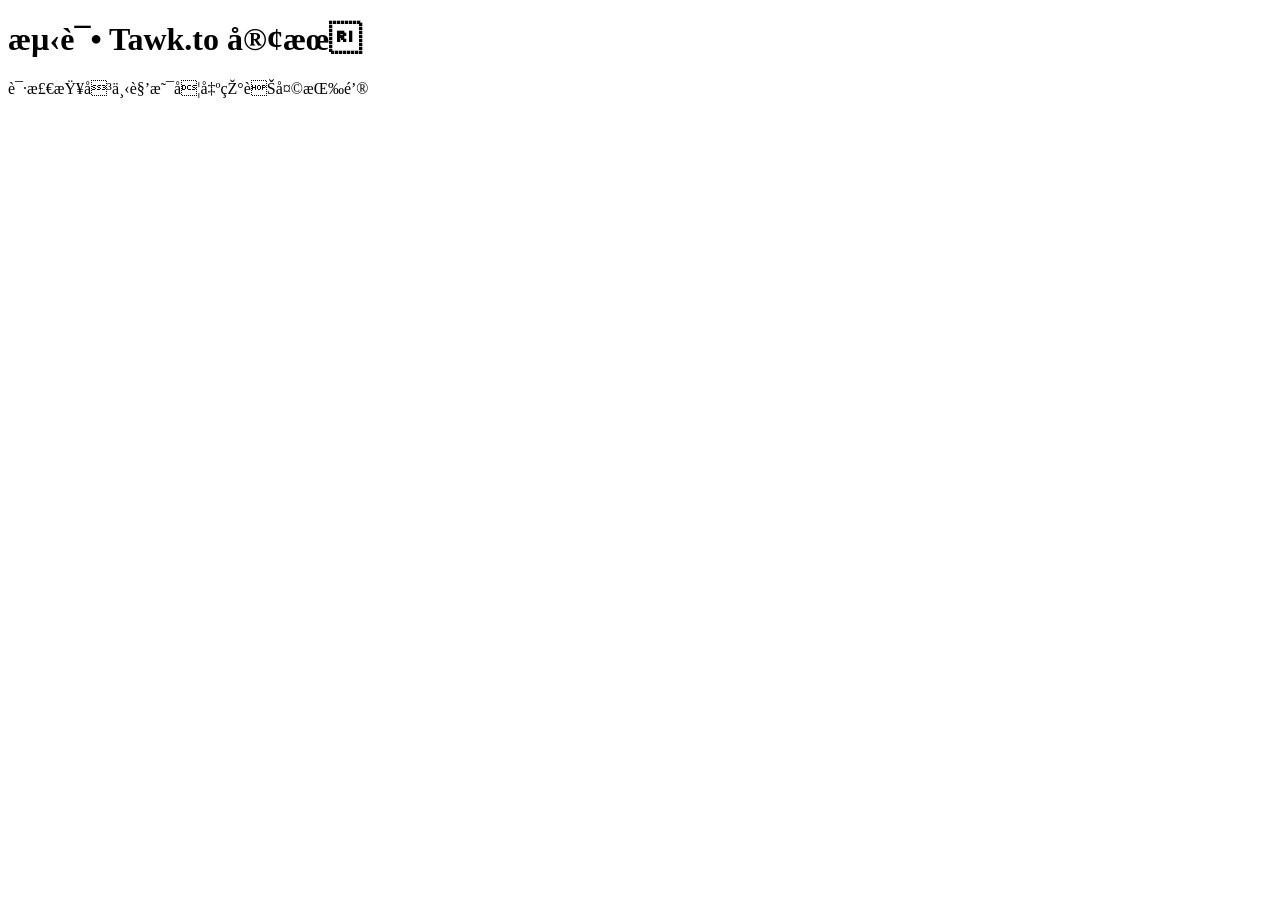
<file: test-chat.html>
<!DOCTYPE html>
<html>
<head>
  <title>测试 Tawk.to</title>
  <script type="text/javascript">
  var Tawk_API=Tawk_API||{}, Tawk_LoadStart=new Date();
  (function(){
  var s1=document.createElement("script"),s0=document.getElementsByTagName("script")[0];
  s1.async=true;
  s1.src='https://embed.tawk.to/6a1eea2123ea7d1c2c95420b/1jq4c54t0';
  s1.charset='UTF-8';
  s1.setAttribute('crossorigin','*');
  s0.parentNode.insertBefore(s1,s0);
  })();
  </script>
</head>
<body>
  <h1>测试 Tawk.to 客服</h1>
  <p>请检查右下角是否出现聊天按钮</p>
</body>
</html>
</file>
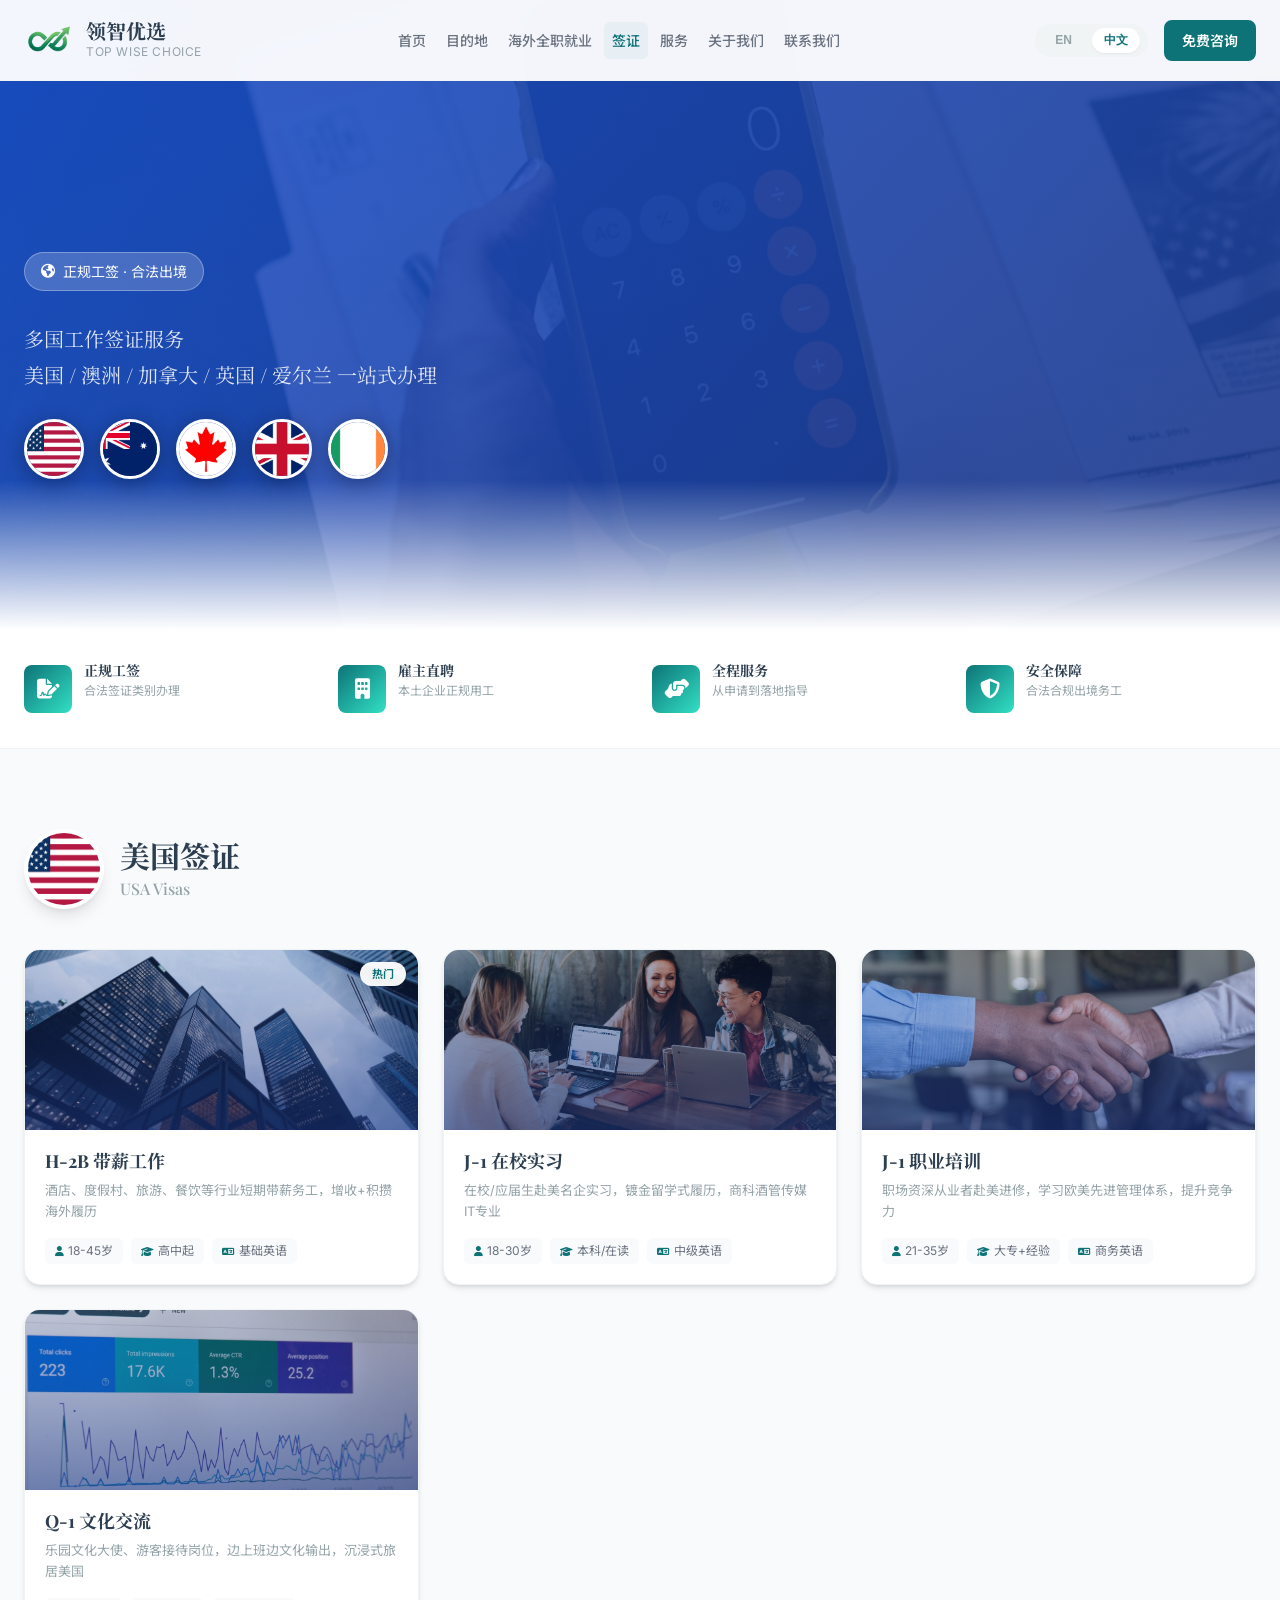
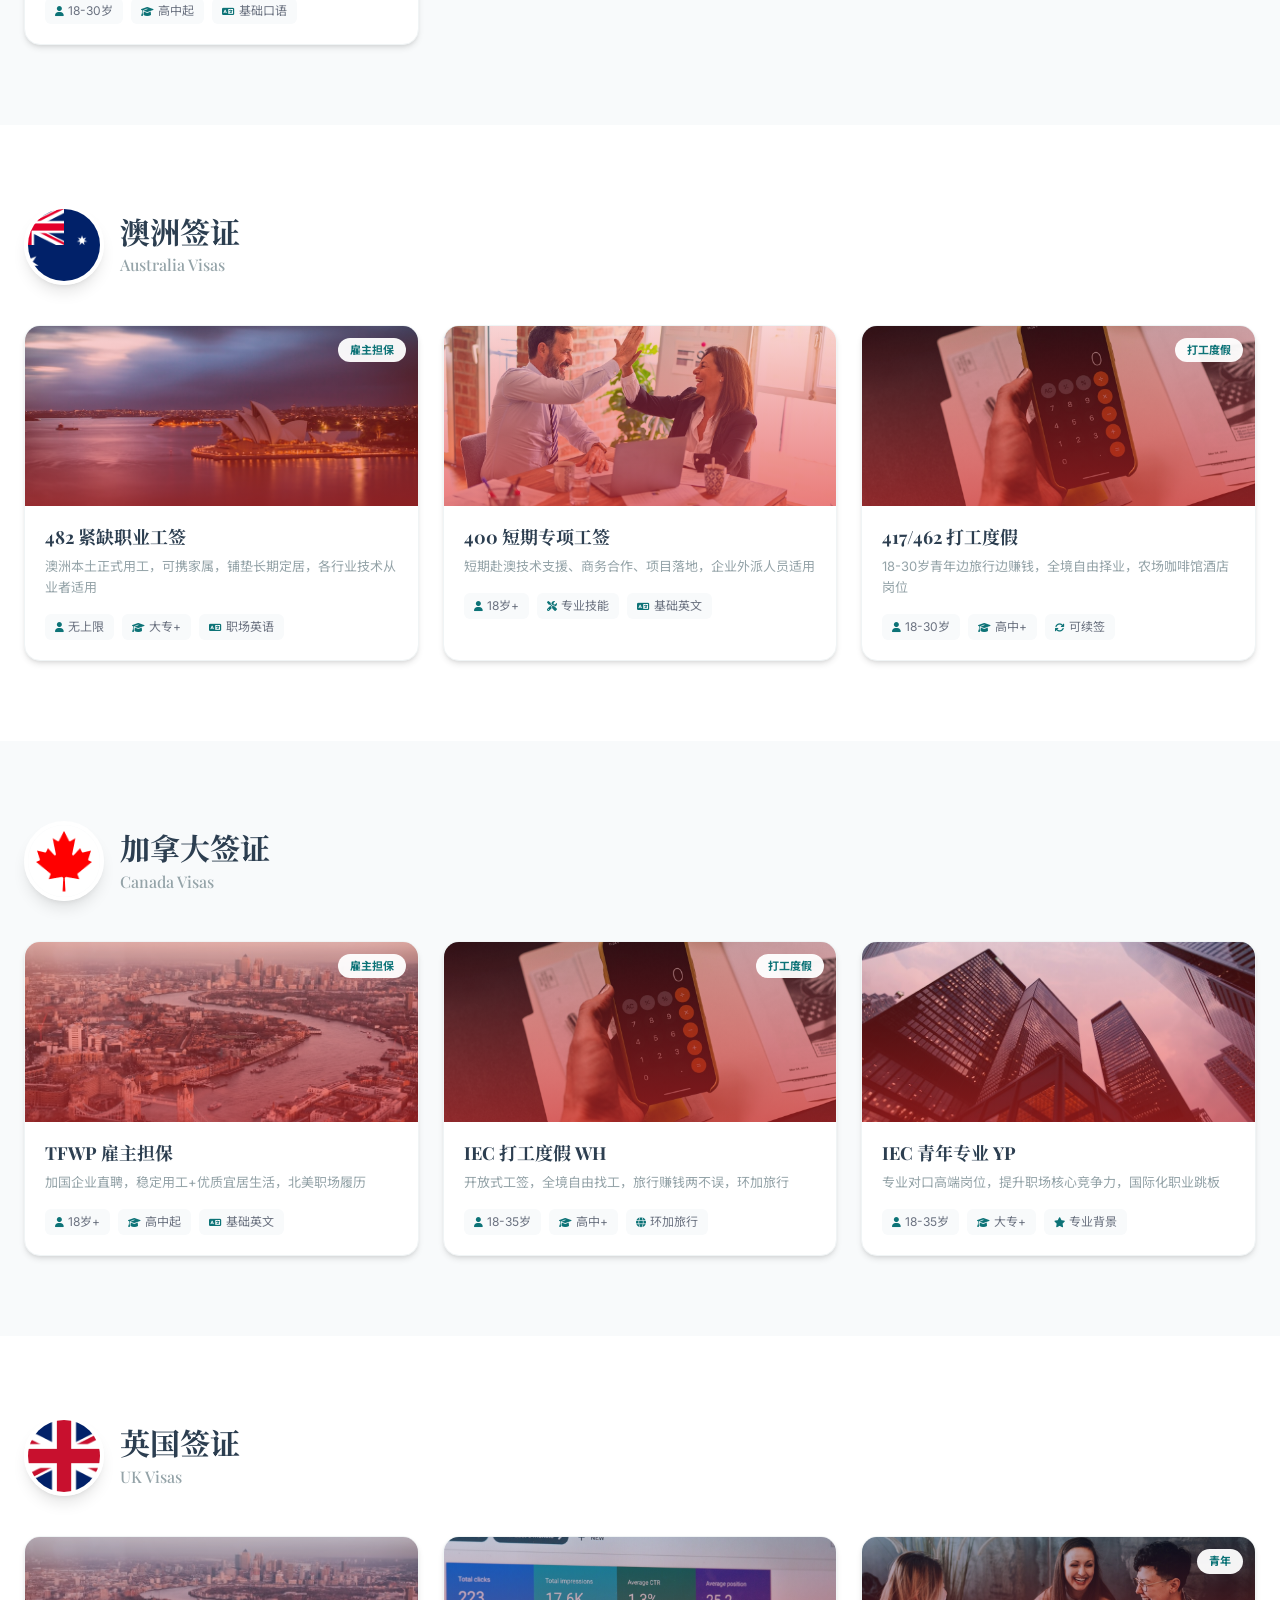
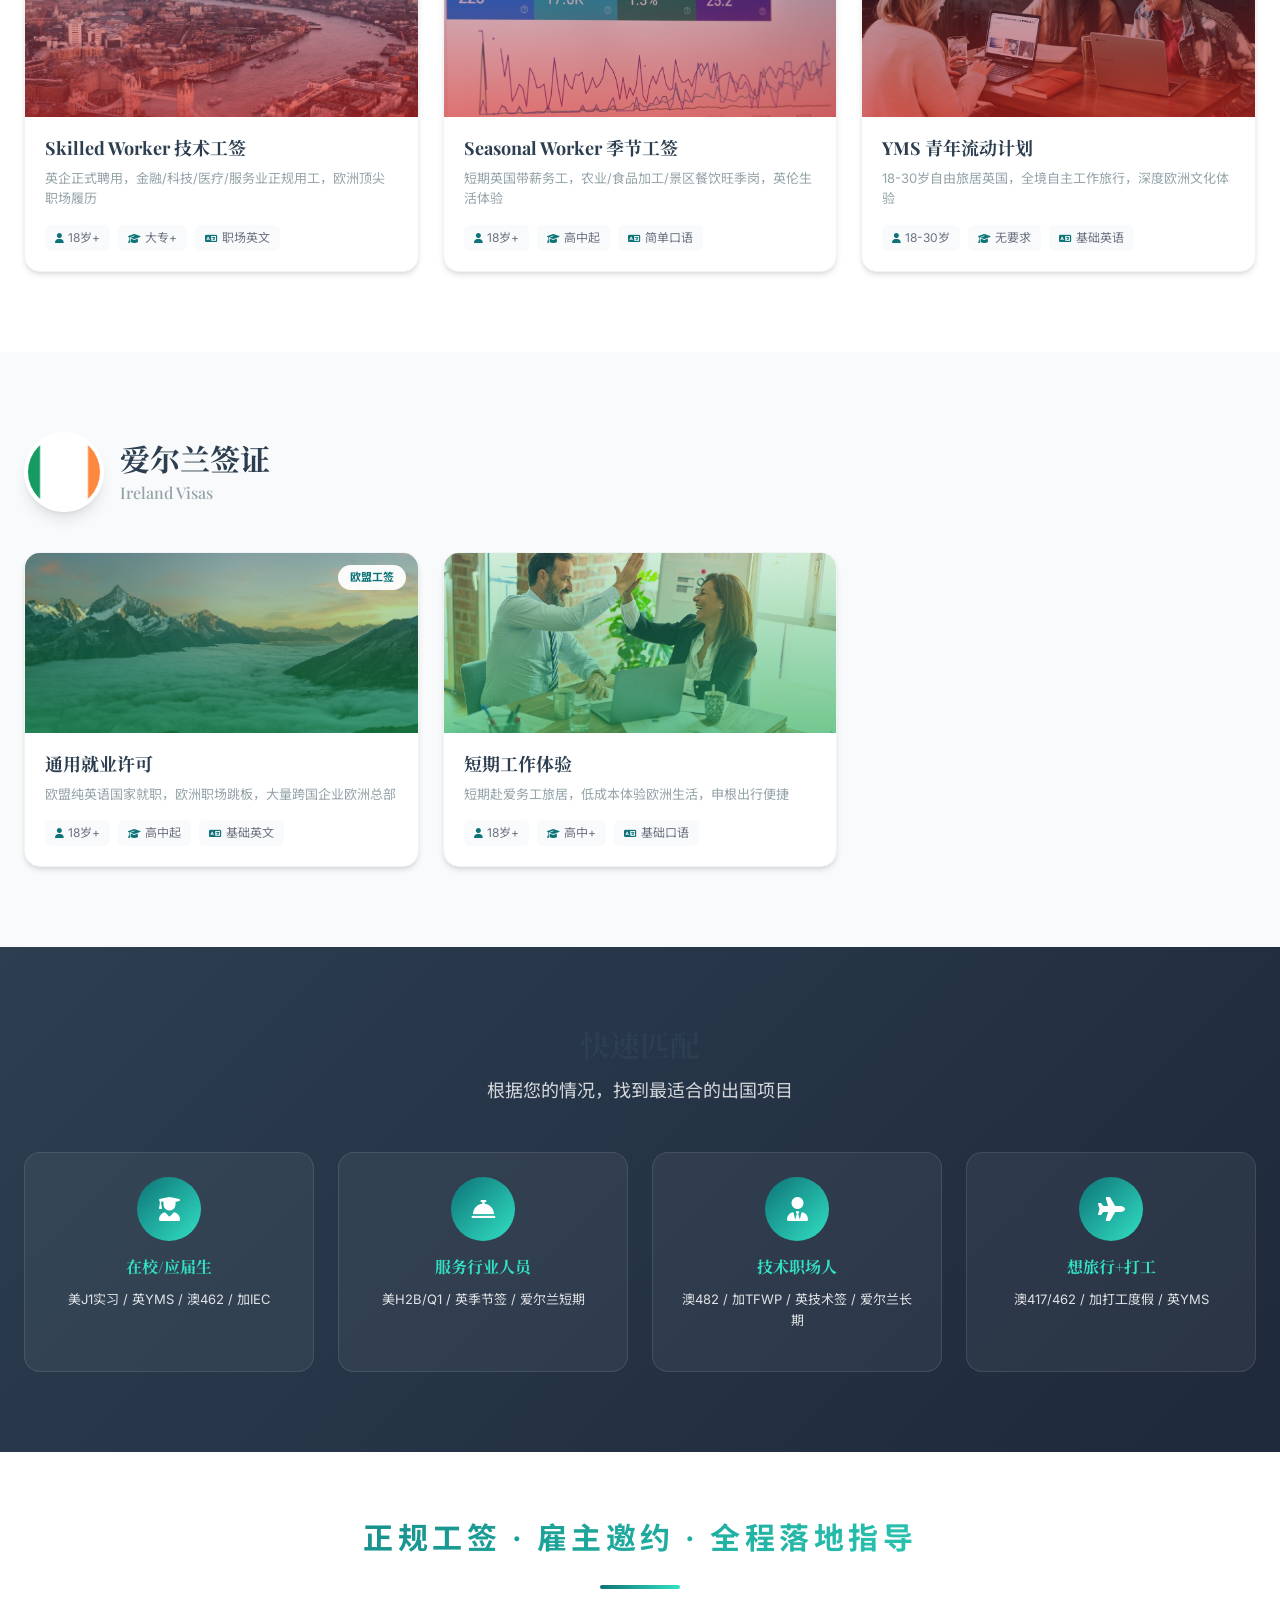
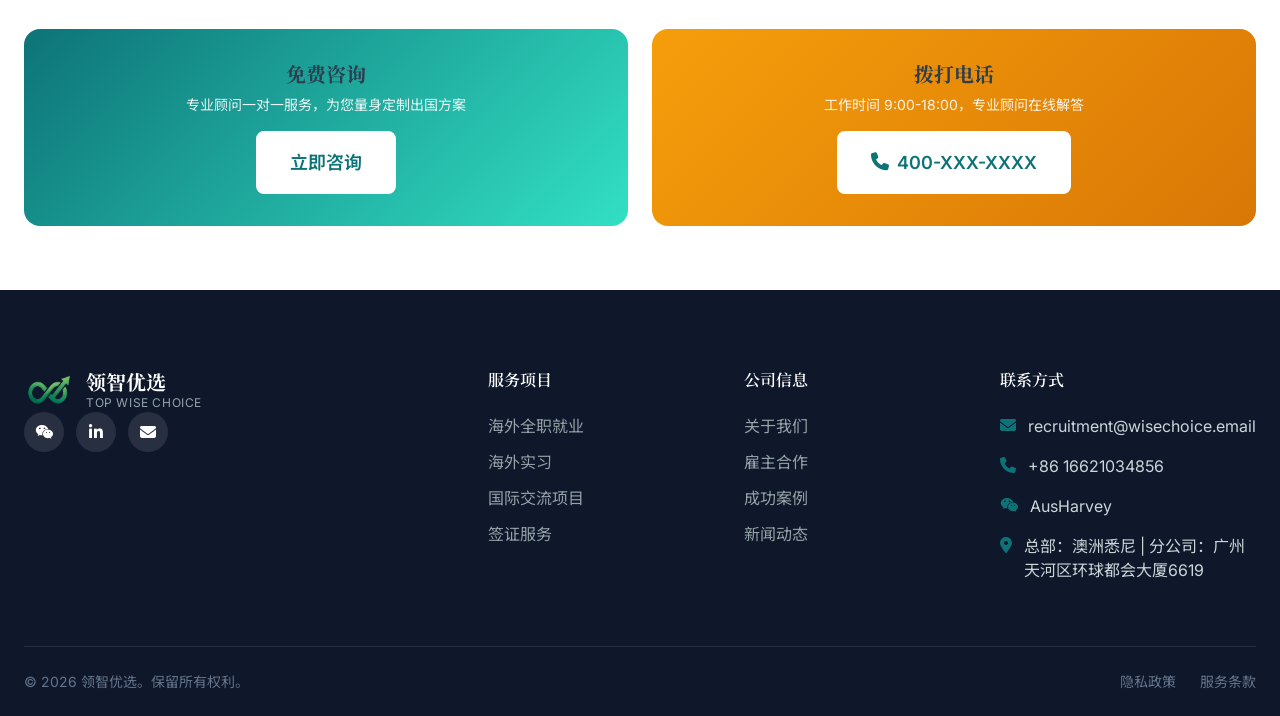
<file: visa-services.html>
<!DOCTYPE html>
<html lang="zh-CN">
<head>
  <meta charset="UTF-8">
  <meta name="viewport" content="width=device-width, initial-scale=1.0">
  <title>签证服务 | 领智优选 Top Wise Choice</title>
  <meta name="description" content="多国正规工签，带薪出境工作。美国、澳洲、加拿大、英国、爱尔兰五大热门国家出境项目。">
  <link rel="stylesheet" href="styles/main.css">
  <link rel="stylesheet" href="styles/visa-brochure.css">
  <link rel="stylesheet" href="https://cdnjs.cloudflare.com/ajax/libs/font-awesome/6.5.1/css/all.min.css">
  
  <!--Start of Tawk.to Script-->
  <script type="text/javascript">
  var Tawk_API=Tawk_API||{}, Tawk_LoadStart=new Date();
  (function(){
  var s1=document.createElement("script"),s0=document.getElementsByTagName("script")[0];
  s1.async=true;
  s1.src='https://embed.tawk.to/6a1eea2123ea7d1c2c95420b/1jq4c54t0';
  s1.charset='UTF-8';
  s1.setAttribute('crossorigin','*');
  s0.parentNode.insertBefore(s1,s0);
  })();
  </script>
  <!--End of Tawk.to Script-->
</head>
<body>
  <!-- Header -->
  <header class="header">
    <div class="container">
      <div class="header-inner">
        <a href="index.html" class="logo">
          <img src="images/logo/48b96f22-c7f7-40b8-ac40-d9ac1f0bcf75-removebg-preview.png" alt="领智优选" class="logo-img">
          <div class="logo-text">
            <span class="logo-text-main">领智优选</span>
            <span class="logo-text-sub">TOP WISE CHOICE</span>
          </div>
        </a>
        <nav class="nav">
          <ul class="nav-links">
            <li><a href="index.html" class="nav-link" data-i18n="nav_home">首页</a></li>
            <li><a href="destinations.html" class="nav-link" data-i18n="nav_destinations">目的地</a></li>
            <li><a href="work-overseas.html" class="nav-link" data-i18n="nav_work">海外全职就业</a></li>
            <li><a href="visa-services.html" class="nav-link active" data-i18n="nav_visa">签证服务</a></li>
            <li><a href="for-employers.html" class="nav-link" data-i18n="nav_service">服务</a></li>
            <li><a href="about-us.html" class="nav-link" data-i18n="nav_about">关于我们</a></li>
            <li><a href="contact-us.html" class="nav-link" data-i18n="nav_contact">联系我们</a></li>
          </ul>
        </nav>
        <div class="header-actions">
          <div class="lang-switcher">
            <button class="lang-btn" data-lang="en">EN</button>
            <button class="lang-btn" data-lang="zh">中文</button>
          </div>
          <a href="contact-us.html" class="btn btn-primary btn-sm">免费咨询</a>
          <button class="mobile-menu-toggle" aria-label="Toggle Menu"><span></span><span></span><span></span></button>
        </div>
      </div>
    </div>
  </header>

  <!-- Mobile Menu -->
  <div class="mobile-menu">
    <ul class="mobile-nav-links">
      <li><a href="index.html" class="mobile-nav-link">首页</a></li>
      <li><a href="destinations.html" class="mobile-nav-link">目的地</a></li>
      <li><a href="work-overseas.html" class="mobile-nav-link" data-i18n="nav_work">海外全职就业</a></li>
      <li><a href="visa-services.html" class="mobile-nav-link active">签证服务</a></li>
      <li><a href="for-employers.html" class="mobile-nav-link">服务</a></li>
      <li><a href="about-us.html" class="mobile-nav-link">关于我们</a></li>
      <li><a href="contact-us.html" class="mobile-nav-link">联系我们</a></li>
    </ul>
  </div>

  <!-- Hero Section -->
  <section class="brochure-hero">
    <div class="container">
      <div class="brochure-hero-content">
        <div class="brochure-badge">
          <i class="fas fa-globe-americas"></i>
          <span data-i18n="visa_badge_text">正规工签 · 合法出境</span>
        </div>
        <h1>
          <span data-i18n="visa_hero_title">多国工作签证服务</span>
          <span data-i18n="visa_hero_subtitle">美国 / 澳洲 / 加拿大 / 英国 / 爱尔兰 一站式办理</span>
        </h1>
        <div class="brochure-countries">
          <div class="brochure-country"><img src="images/flags/us.png" alt="美国"></div>
          <div class="brochure-country"><img src="images/flags/au.png" alt="澳洲"></div>
          <div class="brochure-country"><img src="images/flags/ca.png" alt="加拿大"></div>
          <div class="brochure-country"><img src="images/flags/gb.png" alt="英国"></div>
          <div class="brochure-country"><img src="images/flags/ie.png" alt="爱尔兰"></div>
        </div>
      </div>
    </div>
  </section>

  <!-- Features Bar -->
  <section class="features-bar">
    <div class="container">
      <div class="features-grid">
        <div class="feature-item">
          <div class="feature-icon"><i class="fas fa-file-signature"></i></div>
          <div class="feature-text">
            <h4 data-i18n="visa_feature_bar1_title">正规工签</h4>
            <p data-i18n="visa_feature_bar1_desc">合法签证类别办理</p>
          </div>
        </div>
        <div class="feature-item">
          <div class="feature-icon"><i class="fas fa-building"></i></div>
          <div class="feature-text">
            <h4 data-i18n="visa_feature_bar2_title">雇主直聘</h4>
            <p data-i18n="visa_feature_bar2_desc">本土企业正规用工</p>
          </div>
        </div>
        <div class="feature-item">
          <div class="feature-icon"><i class="fas fa-hands-helping"></i></div>
          <div class="feature-text">
            <h4 data-i18n="visa_feature_bar3_title">全程服务</h4>
            <p data-i18n="visa_feature_bar3_desc">从申请到落地指导</p>
          </div>
        </div>
        <div class="feature-item">
          <div class="feature-icon"><i class="fas fa-shield-alt"></i></div>
          <div class="feature-text">
            <h4 data-i18n="visa_feature_bar4_title">安全保障</h4>
            <p data-i18n="visa_feature_bar4_desc">合法合规出境务工</p>
          </div>
        </div>
      </div>
    </div>
  </section>

  <!-- USA Section -->
  <section class="country-section" id="usa">
    <div class="container">
      <div class="country-header">
        <div class="country-flag-wrapper"><img src="images/flags/us.png" alt="美国"></div>
        <h2>美国签证 <span>USA Visas</span></h2>
      </div>
      <div class="visa-grid">
        <div class="visa-card usa-visa">
          <div class="visa-card-image">
            <img src="images/pages/usa-work.jpg" alt="美国工作">
            <div class="visa-card-overlay"></div>
            <span class="visa-tag">热门</span>
          </div>
          <div class="visa-card-body">
            <h3>H-2B 带薪工作</h3>
            <p>酒店、度假村、旅游、餐饮等行业短期带薪务工，增收+积攒海外履历</p>
            <div class="visa-meta">
              <span><i class="fas fa-user"></i> 18-45岁</span>
              <span><i class="fas fa-graduation-cap"></i> 高中起</span>
              <span><i class="fas fa-language"></i> 基础英语</span>
            </div>
          </div>
        </div>
        <div class="visa-card usa-visa">
          <div class="visa-card-image">
            <img src="images/pages/intern-abroad.jpg" alt="美国实习">
            <div class="visa-card-overlay"></div>
          </div>
          <div class="visa-card-body">
            <h3>J-1 在校实习</h3>
            <p>在校/应届生赴美名企实习，镀金留学式履历，商科酒管传媒IT专业</p>
            <div class="visa-meta">
              <span><i class="fas fa-user"></i> 18-30岁</span>
              <span><i class="fas fa-graduation-cap"></i> 本科/在读</span>
              <span><i class="fas fa-language"></i> 中级英语</span>
            </div>
          </div>
        </div>
        <div class="visa-card usa-visa">
          <div class="visa-card-image">
            <img src="images/hero/professional-meeting.jpg" alt="美国培训">
            <div class="visa-card-overlay"></div>
          </div>
          <div class="visa-card-body">
            <h3>J-1 职业培训</h3>
            <p>职场资深从业者赴美进修，学习欧美先进管理体系，提升竞争力</p>
            <div class="visa-meta">
              <span><i class="fas fa-user"></i> 21-35岁</span>
              <span><i class="fas fa-graduation-cap"></i> 大专+经验</span>
              <span><i class="fas fa-language"></i> 商务英语</span>
            </div>
          </div>
        </div>
        <div class="visa-card usa-visa">
          <div class="visa-card-image">
            <img src="images/pages/work-overseas.jpg" alt="美国文化交流">
            <div class="visa-card-overlay"></div>
          </div>
          <div class="visa-card-body">
            <h3>Q-1 文化交流</h3>
            <p>乐园文化大使、游客接待岗位，边上班边文化输出，沉浸式旅居美国</p>
            <div class="visa-meta">
              <span><i class="fas fa-user"></i> 18-30岁</span>
              <span><i class="fas fa-graduation-cap"></i> 高中起</span>
              <span><i class="fas fa-language"></i> 基础口语</span>
            </div>
          </div>
        </div>
      </div>
    </div>
  </section>

  <!-- Australia Section -->
  <section class="country-section" id="australia">
    <div class="container">
      <div class="country-header">
        <div class="country-flag-wrapper"><img src="images/flags/au.png" alt="澳洲"></div>
        <h2>澳洲签证 <span>Australia Visas</span></h2>
      </div>
      <div class="visa-grid">
        <div class="visa-card au-visa">
          <div class="visa-card-image">
            <img src="images/pages/australia-work.jpg" alt="澳洲工作">
            <div class="visa-card-overlay"></div>
            <span class="visa-tag">雇主担保</span>
          </div>
          <div class="visa-card-body">
            <h3>482 紧缺职业工签</h3>
            <p>澳洲本土正式用工，可携家属，铺垫长期定居，各行业技术从业者适用</p>
            <div class="visa-meta">
              <span><i class="fas fa-user"></i> 无上限</span>
              <span><i class="fas fa-graduation-cap"></i> 大专+</span>
              <span><i class="fas fa-language"></i> 职场英语</span>
            </div>
          </div>
        </div>
        <div class="visa-card au-visa">
          <div class="visa-card-image">
            <img src="images/pages/for-employers.jpg" alt="澳洲短期工作">
            <div class="visa-card-overlay"></div>
          </div>
          <div class="visa-card-body">
            <h3>400 短期专项工签</h3>
            <p>短期赴澳技术支援、商务合作、项目落地，企业外派人员适用</p>
            <div class="visa-meta">
              <span><i class="fas fa-user"></i> 18岁+</span>
              <span><i class="fas fa-tools"></i> 专业技能</span>
              <span><i class="fas fa-language"></i> 基础英文</span>
            </div>
          </div>
        </div>
        <div class="visa-card au-visa">
          <div class="visa-card-image">
            <img src="images/pages/visa-services.jpg" alt="澳洲打工度假">
            <div class="visa-card-overlay"></div>
            <span class="visa-tag">打工度假</span>
          </div>
          <div class="visa-card-body">
            <h3>417/462 打工度假</h3>
            <p>18-30岁青年边旅行边赚钱，全境自由择业，农场咖啡馆酒店岗位</p>
            <div class="visa-meta">
              <span><i class="fas fa-user"></i> 18-30岁</span>
              <span><i class="fas fa-graduation-cap"></i> 高中+</span>
              <span><i class="fas fa-sync"></i> 可续签</span>
            </div>
          </div>
        </div>
      </div>
    </div>
  </section>

  <!-- Canada Section -->
  <section class="country-section" id="canada">
    <div class="container">
      <div class="country-header">
        <div class="country-flag-wrapper"><img src="images/flags/ca.png" alt="加拿大"></div>
        <h2>加拿大签证 <span>Canada Visas</span></h2>
      </div>
      <div class="visa-grid">
        <div class="visa-card ca-visa">
          <div class="visa-card-image">
            <img src="images/pages/canada-work.jpg" alt="加拿大工作">
            <div class="visa-card-overlay"></div>
            <span class="visa-tag">雇主担保</span>
          </div>
          <div class="visa-card-body">
            <h3>TFWP 雇主担保</h3>
            <p>加国企业直聘，稳定用工+优质宜居生活，北美职场履历</p>
            <div class="visa-meta">
              <span><i class="fas fa-user"></i> 18岁+</span>
              <span><i class="fas fa-graduation-cap"></i> 高中起</span>
              <span><i class="fas fa-language"></i> 基础英文</span>
            </div>
          </div>
        </div>
        <div class="visa-card ca-visa">
          <div class="visa-card-image">
            <img src="images/pages/visa-services.jpg" alt="加拿大打工度假">
            <div class="visa-card-overlay"></div>
            <span class="visa-tag">打工度假</span>
          </div>
          <div class="visa-card-body">
            <h3>IEC 打工度假 WH</h3>
            <p>开放式工签，全境自由找工，旅行赚钱两不误，环加旅行</p>
            <div class="visa-meta">
              <span><i class="fas fa-user"></i> 18-35岁</span>
              <span><i class="fas fa-graduation-cap"></i> 高中+</span>
              <span><i class="fas fa-globe"></i> 环加旅行</span>
            </div>
          </div>
        </div>
        <div class="visa-card ca-visa">
          <div class="visa-card-image">
            <img src="images/pages/usa-work.jpg" alt="加拿大青年专业">
            <div class="visa-card-overlay"></div>
          </div>
          <div class="visa-card-body">
            <h3>IEC 青年专业 YP</h3>
            <p>专业对口高端岗位，提升职场核心竞争力，国际化职业跳板</p>
            <div class="visa-meta">
              <span><i class="fas fa-user"></i> 18-35岁</span>
              <span><i class="fas fa-graduation-cap"></i> 大专+</span>
              <span><i class="fas fa-star"></i> 专业背景</span>
            </div>
          </div>
        </div>
      </div>
    </div>
  </section>

  <!-- UK Section -->
  <section class="country-section" id="uk">
    <div class="container">
      <div class="country-header">
        <div class="country-flag-wrapper"><img src="images/flags/gb.png" alt="英国"></div>
        <h2>英国签证 <span>UK Visas</span></h2>
      </div>
      <div class="visa-grid">
        <div class="visa-card uk-visa">
          <div class="visa-card-image">
            <img src="images/pages/uk-work.jpg" alt="英国工作">
            <div class="visa-card-overlay"></div>
          </div>
          <div class="visa-card-body">
            <h3>Skilled Worker 技术工签</h3>
            <p>英企正式聘用，金融/科技/医疗/服务业正规用工，欧洲顶尖职场履历</p>
            <div class="visa-meta">
              <span><i class="fas fa-user"></i> 18岁+</span>
              <span><i class="fas fa-graduation-cap"></i> 大专+</span>
              <span><i class="fas fa-language"></i> 职场英文</span>
            </div>
          </div>
        </div>
        <div class="visa-card uk-visa">
          <div class="visa-card-image">
            <img src="images/pages/work-overseas.jpg" alt="英国季节工">
            <div class="visa-card-overlay"></div>
          </div>
          <div class="visa-card-body">
            <h3>Seasonal Worker 季节工签</h3>
            <p>短期英国带薪务工，农业/食品加工/景区餐饮旺季岗，英伦生活体验</p>
            <div class="visa-meta">
              <span><i class="fas fa-user"></i> 18岁+</span>
              <span><i class="fas fa-graduation-cap"></i> 高中起</span>
              <span><i class="fas fa-language"></i> 简单口语</span>
            </div>
          </div>
        </div>
        <div class="visa-card uk-visa">
          <div class="visa-card-image">
            <img src="images/pages/intern-abroad.jpg" alt="英国青年流动">
            <div class="visa-card-overlay"></div>
            <span class="visa-tag">青年</span>
          </div>
          <div class="visa-card-body">
            <h3>YMS 青年流动计划</h3>
            <p>18-30岁自由旅居英国，全境自主工作旅行，深度欧洲文化体验</p>
            <div class="visa-meta">
              <span><i class="fas fa-user"></i> 18-30岁</span>
              <span><i class="fas fa-graduation-cap"></i> 无要求</span>
              <span><i class="fas fa-language"></i> 基础英语</span>
            </div>
          </div>
        </div>
      </div>
    </div>
  </section>

  <!-- Ireland Section -->
  <section class="country-section" id="ireland">
    <div class="container">
      <div class="country-header">
        <div class="country-flag-wrapper"><img src="images/flags/ie.png" alt="爱尔兰"></div>
        <h2>爱尔兰签证 <span>Ireland Visas</span></h2>
      </div>
      <div class="visa-grid">
        <div class="visa-card ie-visa">
          <div class="visa-card-image">
            <img src="images/pages/ireland-work.jpg" alt="爱尔兰工作">
            <div class="visa-card-overlay"></div>
            <span class="visa-tag">欧盟工签</span>
          </div>
          <div class="visa-card-body">
            <h3>通用就业许可</h3>
            <p>欧盟纯英语国家就职，欧洲职场跳板，大量跨国企业欧洲总部</p>
            <div class="visa-meta">
              <span><i class="fas fa-user"></i> 18岁+</span>
              <span><i class="fas fa-graduation-cap"></i> 高中起</span>
              <span><i class="fas fa-language"></i> 基础英文</span>
            </div>
          </div>
        </div>
        <div class="visa-card ie-visa">
          <div class="visa-card-image">
            <img src="images/pages/for-employers.jpg" alt="爱尔兰短期工作">
            <div class="visa-card-overlay"></div>
          </div>
          <div class="visa-card-body">
            <h3>短期工作体验</h3>
            <p>短期赴爱务工旅居，低成本体验欧洲生活，申根出行便捷</p>
            <div class="visa-meta">
              <span><i class="fas fa-user"></i> 18岁+</span>
              <span><i class="fas fa-graduation-cap"></i> 高中+</span>
              <span><i class="fas fa-language"></i> 基础口语</span>
            </div>
          </div>
        </div>
      </div>
    </div>
  </section>

  <!-- Matching Section -->
  <section class="matching-section" id="matching">
    <div class="container">
      <div class="matching-header">
        <h2 data-i18n="visa_matching_title">快速匹配</h2>
        <p data-i18n="visa_matching_subtitle">根据您的情况，找到最适合的出国项目</p>
      </div>
      <div class="matching-cards">
        <div class="matching-card">
          <div class="matching-icon"><i class="fas fa-user-graduate"></i></div>
          <h4 data-i18n="visa_matching_student">在校/应届生</h4>
          <p data-i18n="visa_matching_student_desc">美J1实习 / 英YMS / 澳462 / 加IEC</p>
        </div>
        <div class="matching-card">
          <div class="matching-icon"><i class="fas fa-concierge-bell"></i></div>
          <h4 data-i18n="visa_matching_service">服务行业人员</h4>
          <p data-i18n="visa_matching_service_desc">美H2B/Q1 / 英季节签 / 爱尔兰短期</p>
        </div>
        <div class="matching-card">
          <div class="matching-icon"><i class="fas fa-user-tie"></i></div>
          <h4 data-i18n="visa_matching_tech">技术职场人</h4>
          <p data-i18n="visa_matching_tech_desc">澳482 / 加TFWP / 英技术签 / 爱尔兰长期</p>
        </div>
        <div class="matching-card">
          <div class="matching-icon"><i class="fas fa-plane"></i></div>
          <h4 data-i18n="visa_matching_travel">想旅行+打工</h4>
          <p data-i18n="visa_matching_travel_desc">澳417/462 / 加打工度假 / 英YMS</p>
        </div>
      </div>
    </div>
  </section>

  <!-- Slogan Section -->
  <section class="slogan-section">
    <div class="container">
      <div class="slogan-text">正规工签 · 雇主邀约 · 全程落地指导</div>
      <div class="slogan-divider"></div>
      <div class="cta-cards">
        <div class="cta-card">
          <h3>免费咨询</h3>
          <p>专业顾问一对一服务，为您量身定制出国方案</p>
          <a href="contact-us.html" class="btn btn-white btn-lg">立即咨询</a>
        </div>
        <div class="cta-card" style="background: linear-gradient(135deg, #f59e0b 0%, #d97706 100%);">
          <h3>拨打电话</h3>
          <p>工作时间 9:00-18:00，专业顾问在线解答</p>
          <a href="tel:+86400XXXXXXX" class="btn btn-white btn-lg"><i class="fas fa-phone"></i> 400-XXX-XXXX</a>
        </div>
      </div>
    </div>
  </section>

  <!-- Footer -->
  <footer class="footer">
    <div class="container">
      <div class="footer-top">
        <div class="footer-grid">
          <div class="footer-brand">
            <a href="index.html" class="logo">
              <img src="images/logo/48b96f22-c7f7-40b8-ac40-d9ac1f0bcf75-removebg-preview.png" alt="领智优选" class="logo-img" style="height: 40px;">
              <div class="logo-text">
                <span class="logo-text-main" style="color: white;">领智优选</span>
                <span class="logo-text-sub">TOP WISE CHOICE</span>
              </div>
            </a>
            <div class="footer-social">
              <a href="#" class="social-link"><i class="fab fa-weixin"></i></a>
              <a href="#" class="social-link"><i class="fab fa-linkedin-in"></i></a>
              <a href="#" class="social-link"><i class="fas fa-envelope"></i></a>
            </div>
          </div>
          <div class="footer-column">
            <h4>服务项目</h4>
            <ul class="footer-links">
              <li><a href="work-overseas.html">海外全职就业</a></li>
              <li><a href="intern-abroad.html">海外实习</a></li>
              <li><a href="global-programs.html">国际交流项目</a></li>
              <li><a href="visa-services.html">签证服务</a></li>
            </ul>
          </div>
          <div class="footer-column">
            <h4>公司信息</h4>
            <ul class="footer-links">
              <li><a href="about-us.html">关于我们</a></li>
              <li><a href="for-employers.html">雇主合作</a></li>
              <li><a href="#">成功案例</a></li>
              <li><a href="#">新闻动态</a></li>
            </ul>
          </div>
          <div class="footer-column">
            <h4>联系方式</h4>
            <div class="footer-contact-item"><i class="fas fa-envelope"></i><span>recruitment@wisechoice.email</span></div>
            <div class="footer-contact-item"><i class="fas fa-phone"></i><span>+86 16621034856</span></div>
            <div class="footer-contact-item"><i class="fab fa-weixin"></i><span>AusHarvey</span></div>
            <div class="footer-contact-item"><i class="fas fa-map-marker-alt"></i><span>总部：澳洲悉尼 | 分公司：广州天河区环球都会大厦6619</span></div>
          </div>
        </div>
      </div>
      <div class="footer-bottom">
        <p>© 2026 领智优选。保留所有权利。</p>
        <div class="footer-bottom-links"><a href="#">隐私政策</a><a href="#">服务条款</a></div>
      </div>
    </div>
  </footer>

  <script src="scripts/main.js"></script>
</body>
</html>
</file>
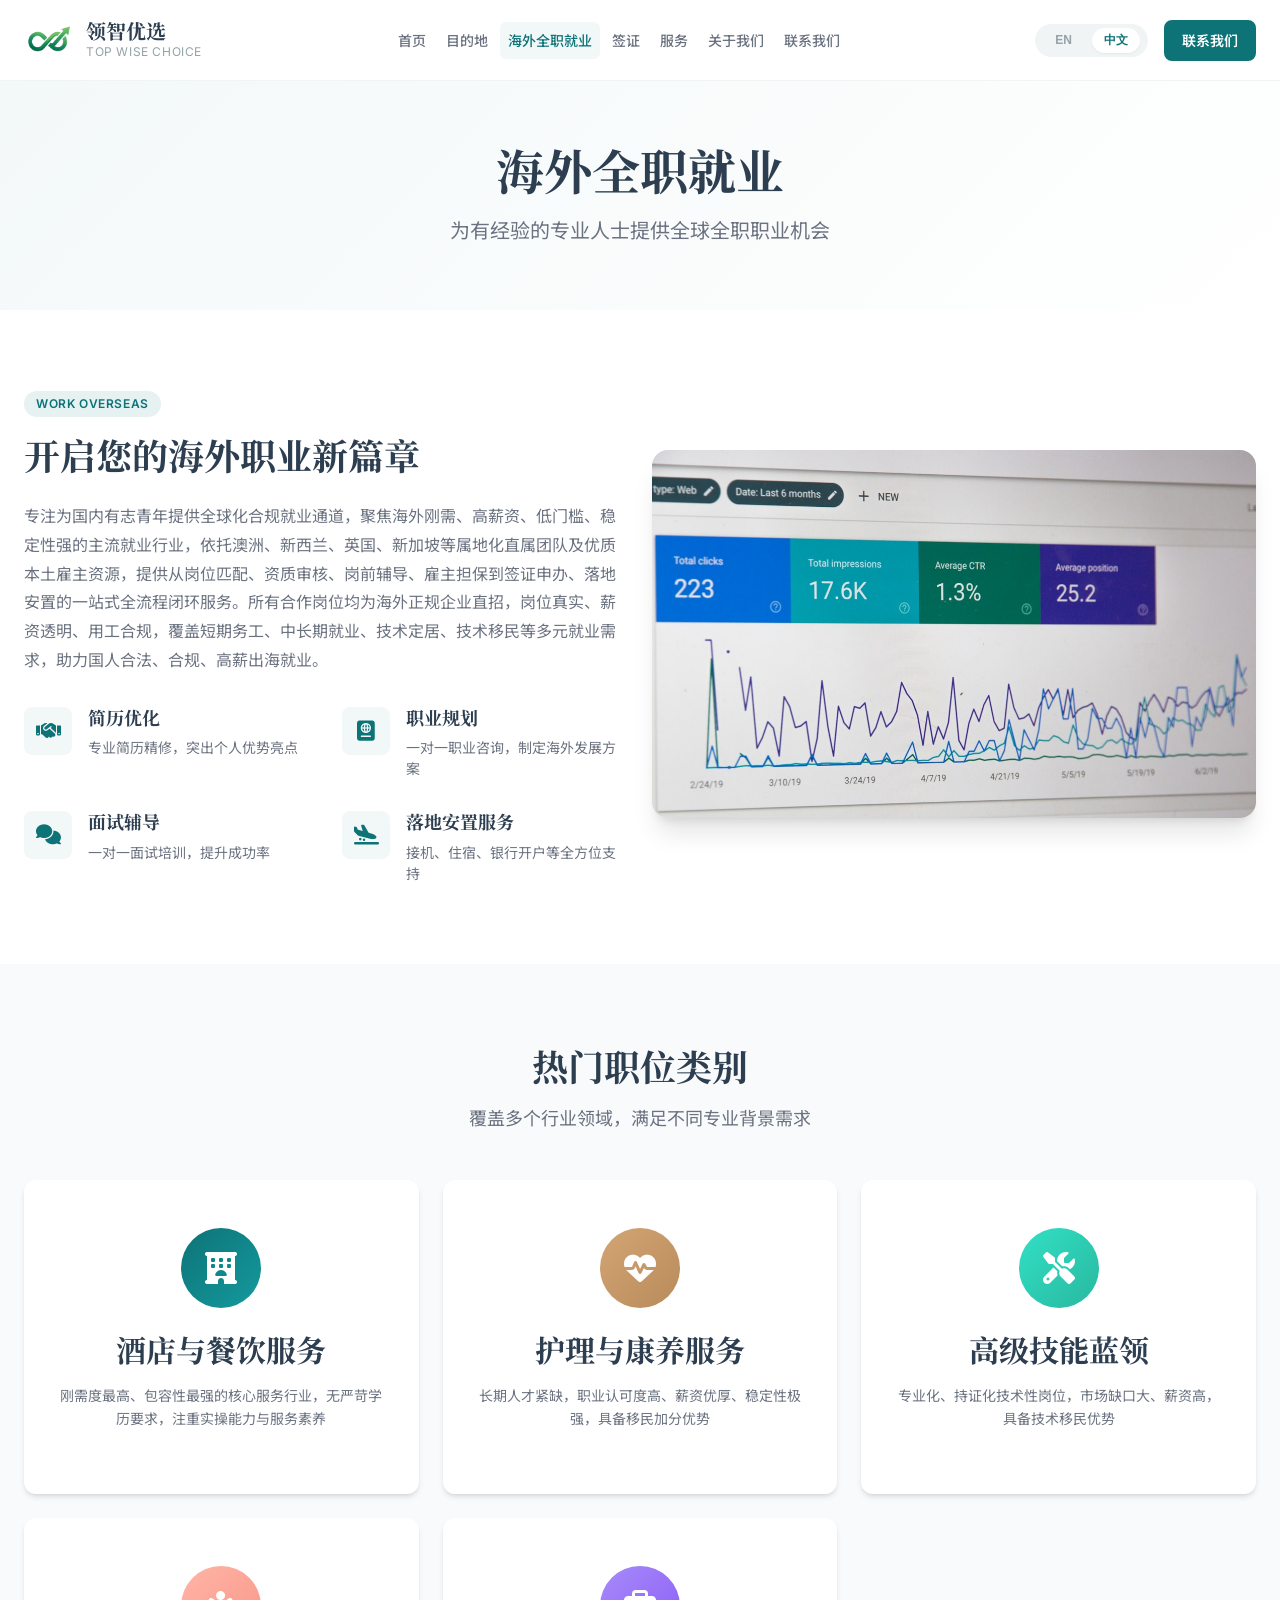
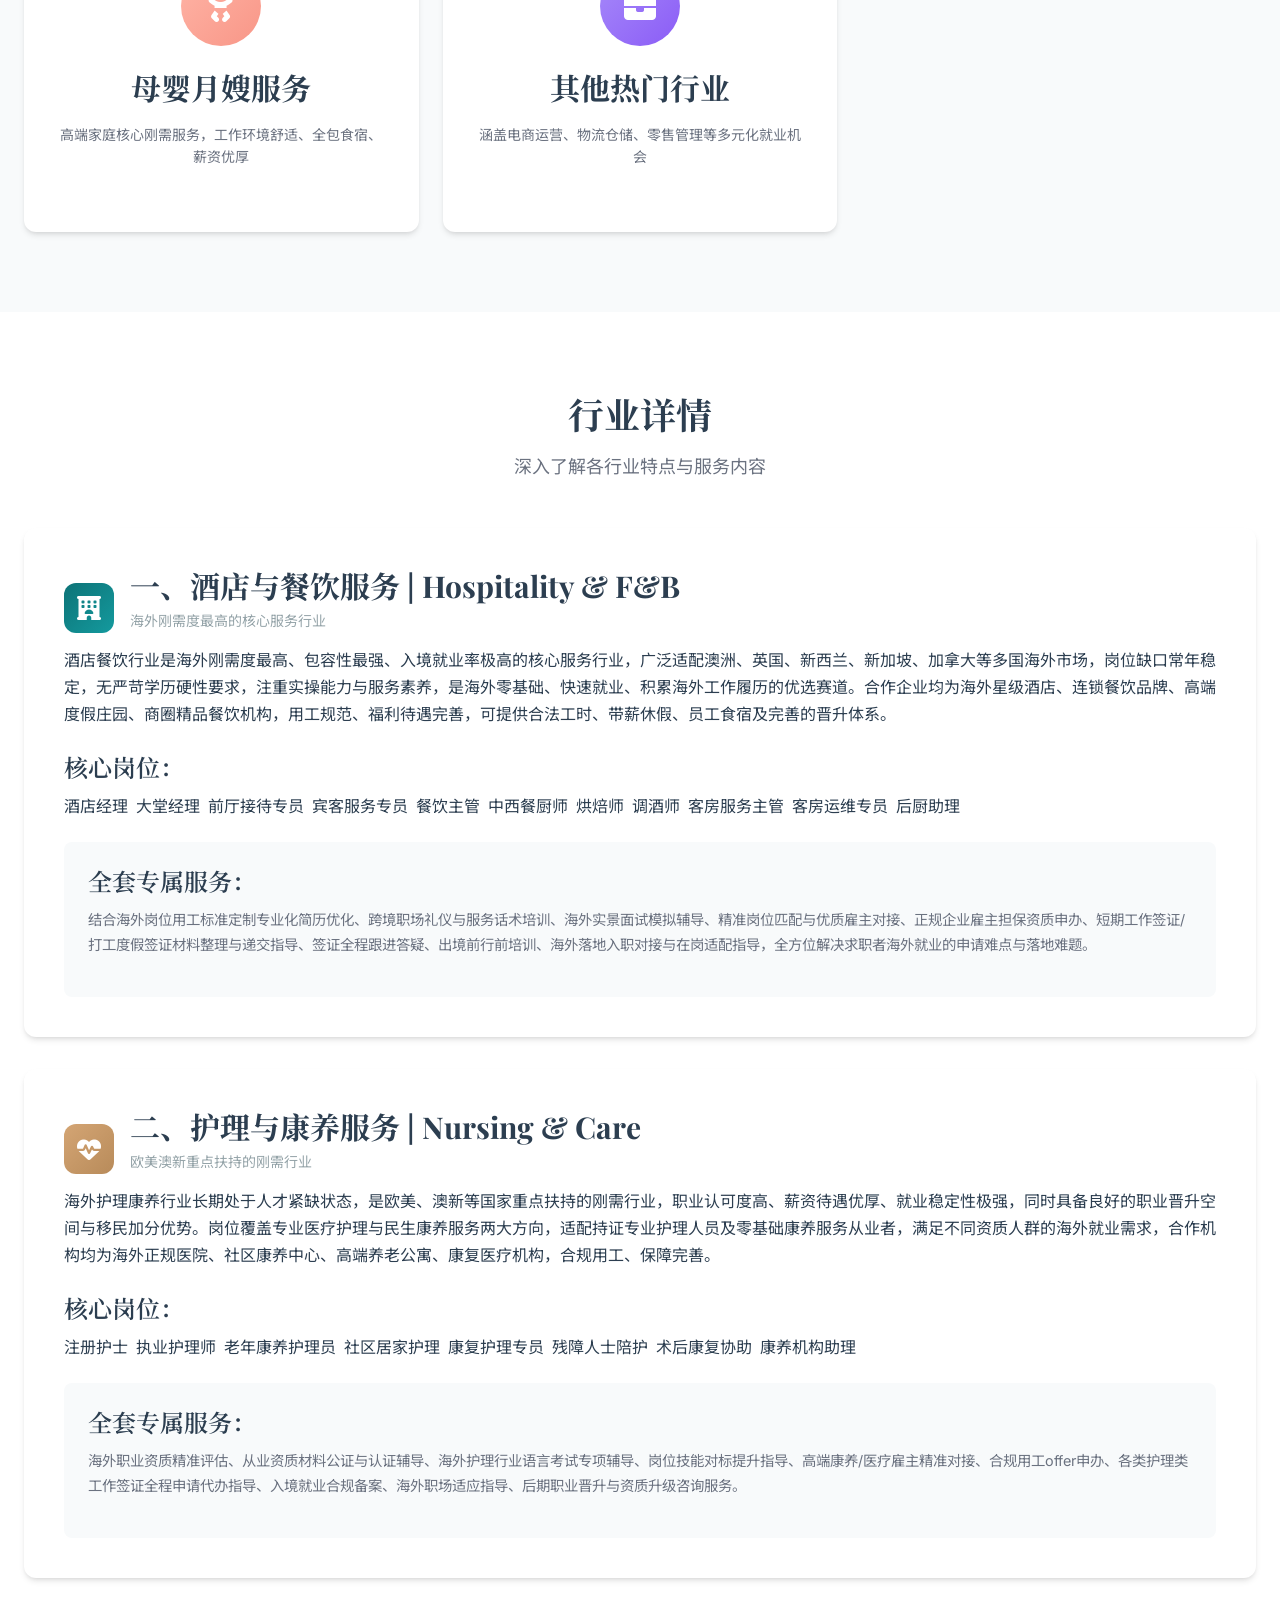
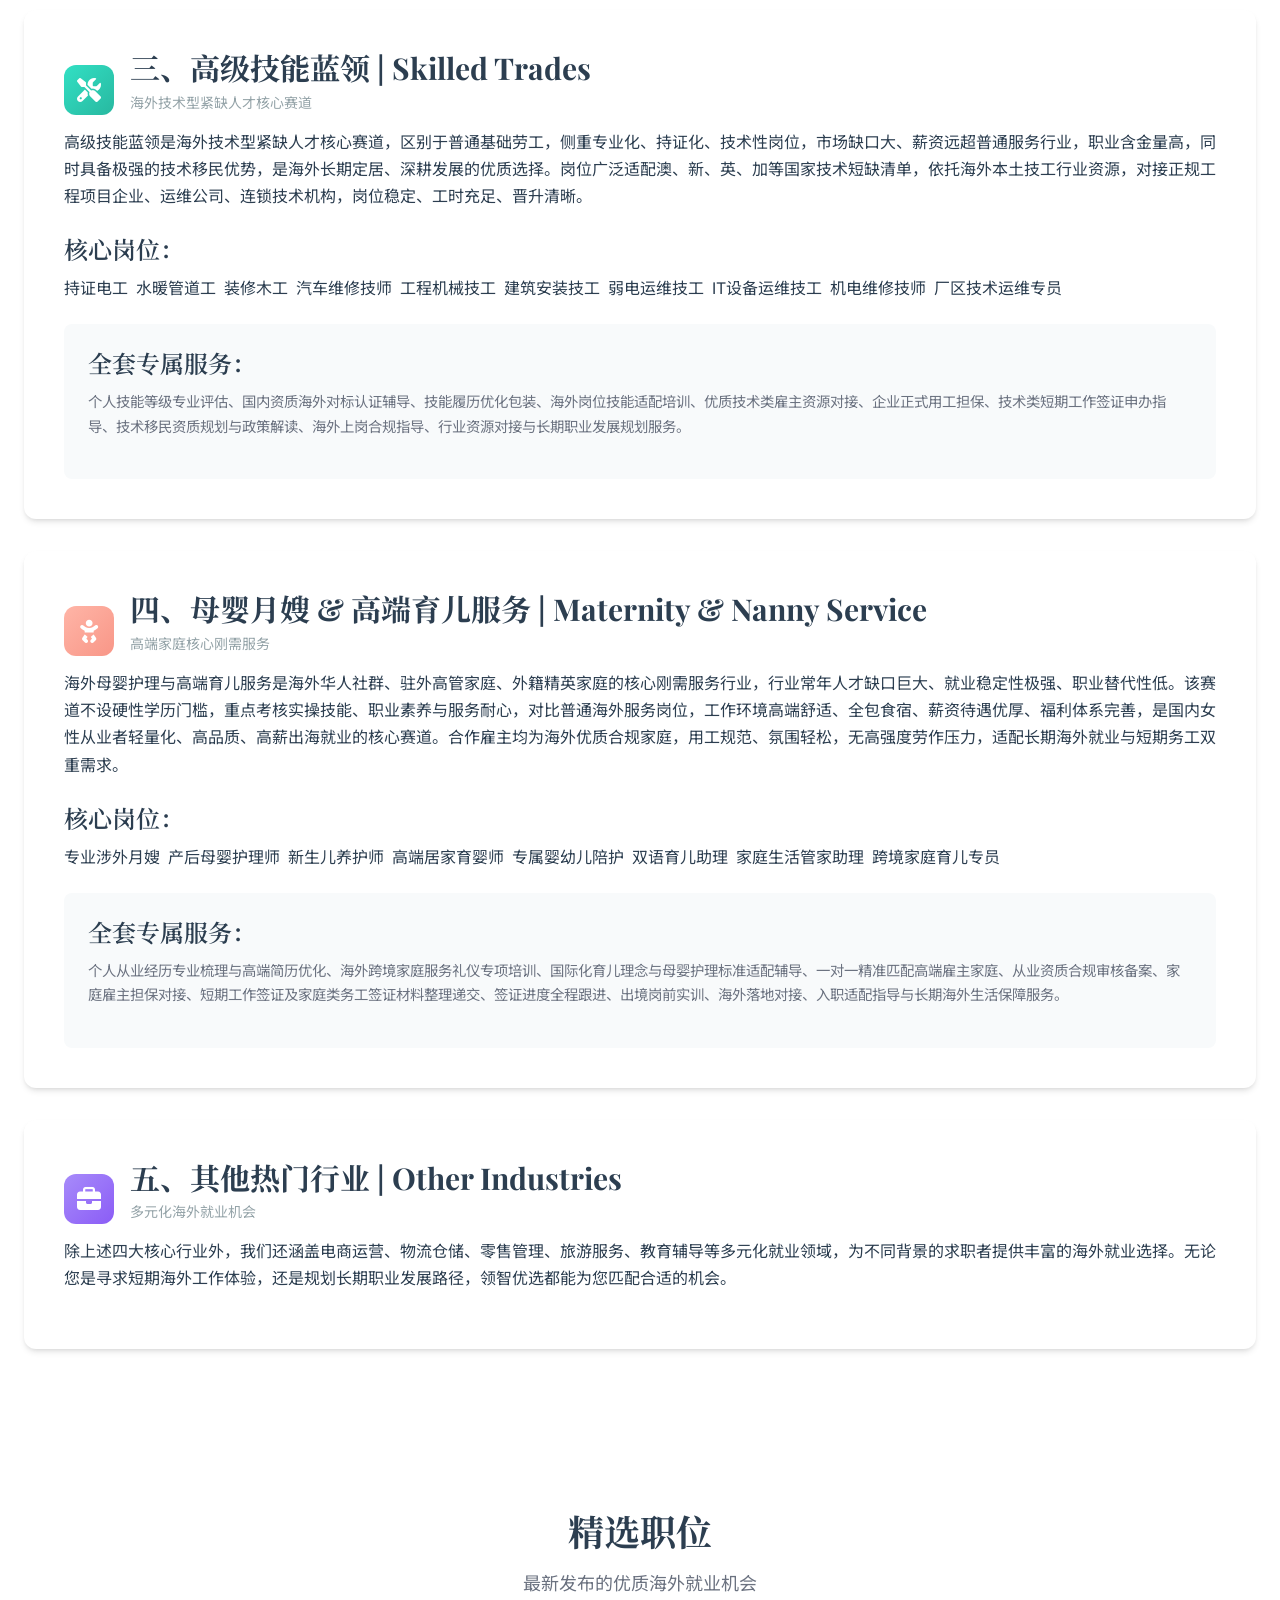
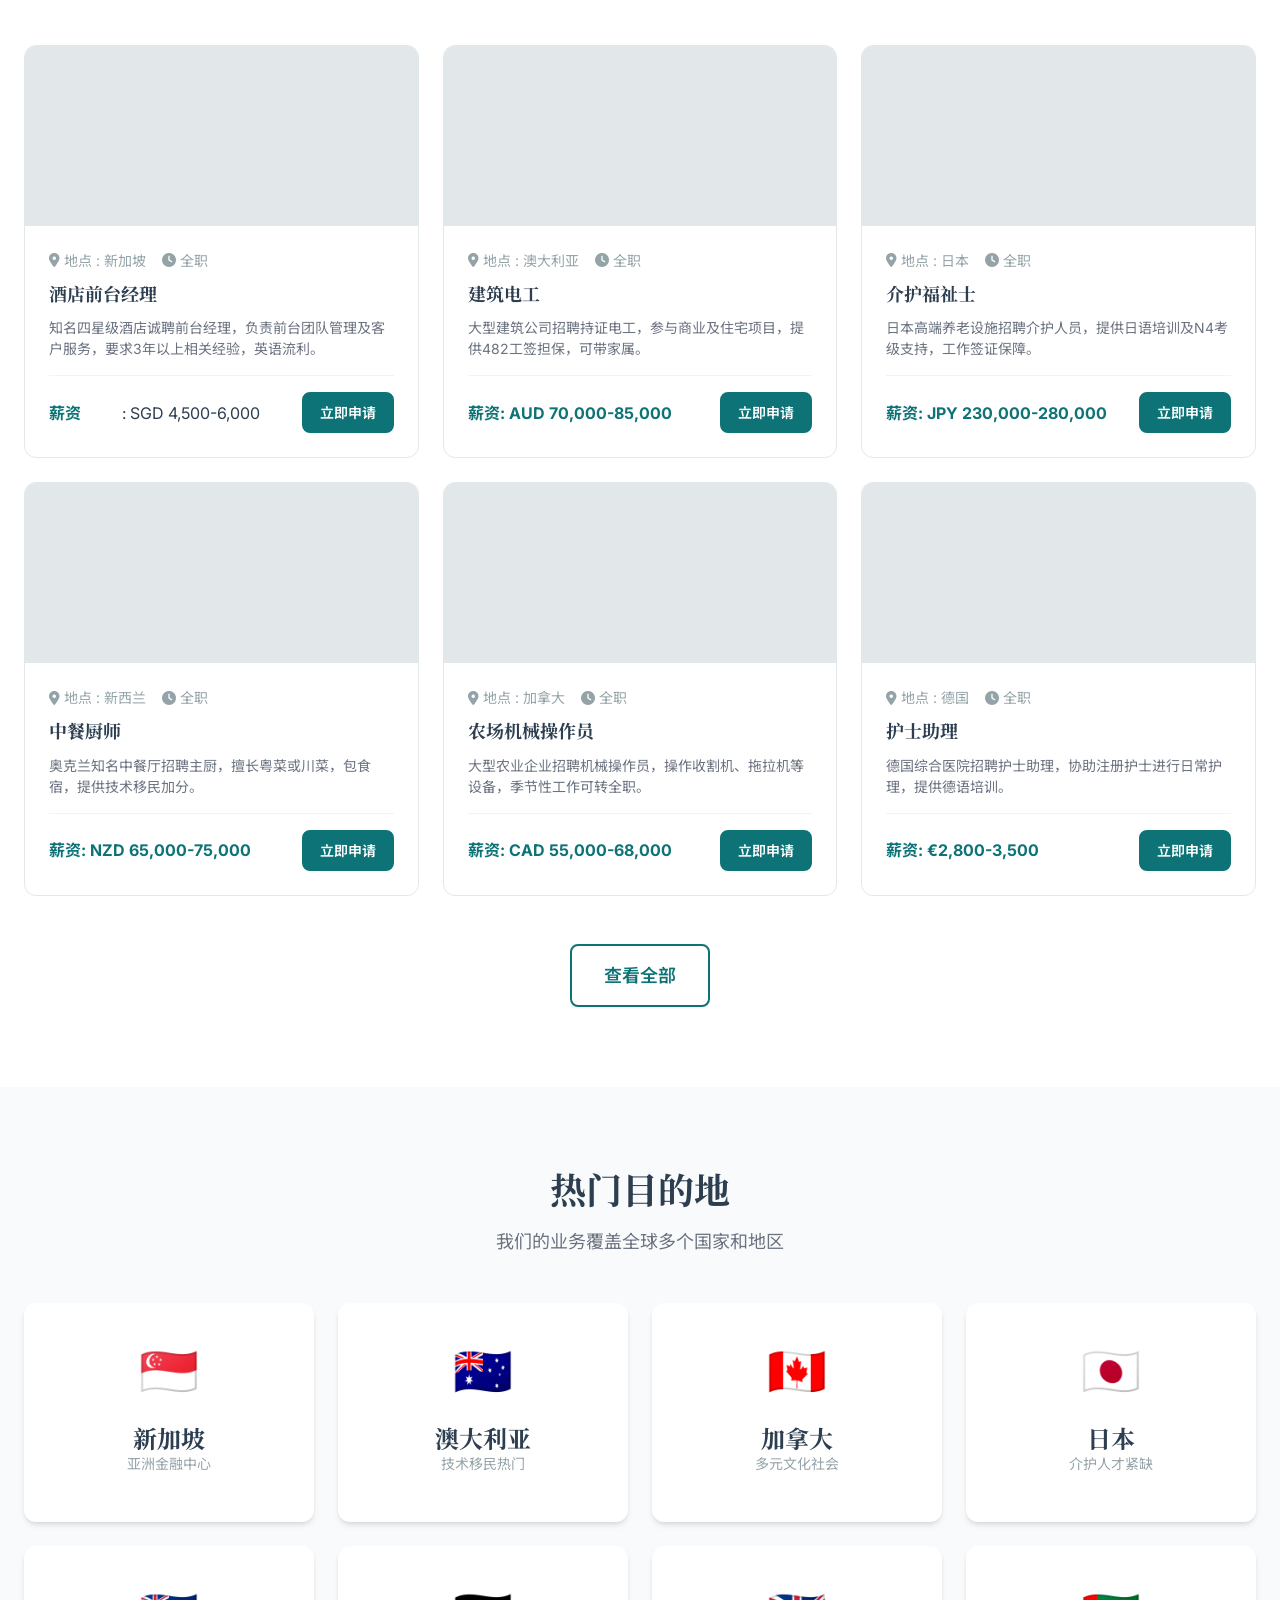
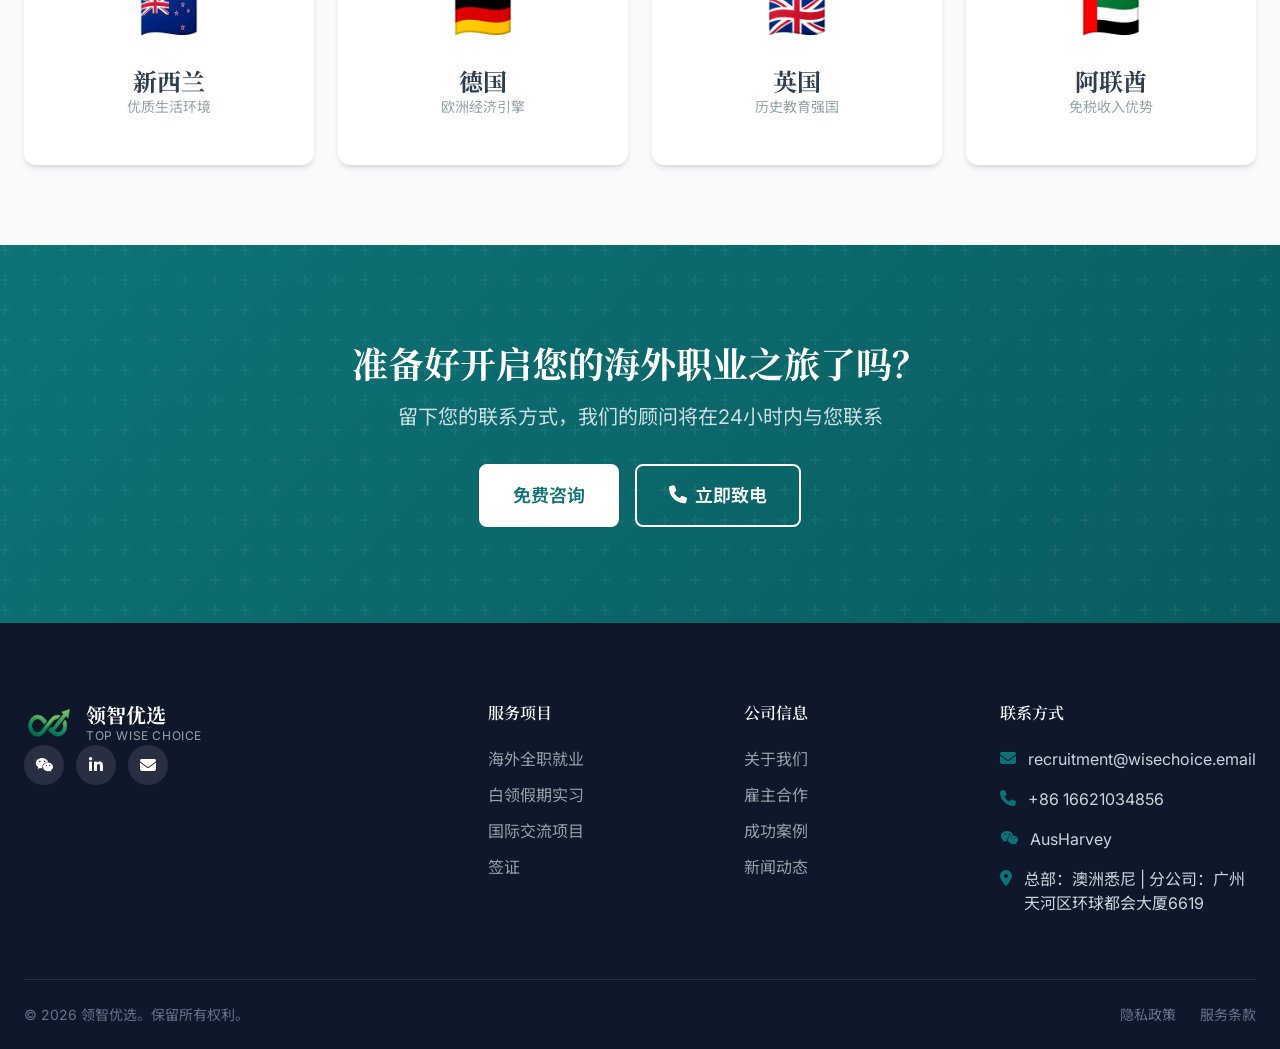
<file: work-overseas.html>
<!DOCTYPE html>
<html lang="zh-CN">
<head>
  <meta charset="UTF-8">
  <meta name="viewport" content="width=device-width, initial-scale=1.0">
  <title>海外全职就业 | 领智优选 Top Wise Choice</title>
  <meta name="description" content="海外全职就业机会 - 酒店经理、技工、老年看护等蓝领/基础服务业岗位。提供企业对接、签证、简历、面试、落地支持服务。">
  <link rel="stylesheet" href="styles/main.css">
  <link rel="stylesheet" href="https://cdnjs.cloudflare.com/ajax/libs/font-awesome/6.5.1/css/all.min.css">
  
  <!--Start of Tawk.to Script-->
  <script type="text/javascript">
  var Tawk_API=Tawk_API||{}, Tawk_LoadStart=new Date();
  (function(){
  var s1=document.createElement("script"),s0=document.getElementsByTagName("script")[0];
  s1.async=true;
  s1.src='https://embed.tawk.to/6a1eea2123ea7d1c2c95420b/1jq4c54t0';
  s1.charset='UTF-8';
  s1.setAttribute('crossorigin','*');
  s0.parentNode.insertBefore(s1,s0);
  })();
  </script>
  <!--End of Tawk.to Script-->
</head>
<body>
  <!-- Header -->
  <header class="header">
    <div class="container">
      <div class="header-inner">
        <a href="index.html" class="logo">
          <img src="images/logo/48b96f22-c7f7-40b8-ac40-d9ac1f0bcf75-removebg-preview.png" alt="领智优选" class="logo-img">
          <div class="logo-text">
            <span class="logo-text-main">领智优选</span>
            <span class="logo-text-sub">TOP WISE CHOICE</span>
          </div>
        </a>
        
        <nav class="nav">
          <ul class="nav-links">
            <li><a href="index.html" class="nav-link" data-i18n="nav_home">首页</a></li>
            <li><a href="destinations.html" class="nav-link" data-i18n="nav_destinations">目的地</a></li>
            <li><a href="work-overseas.html" class="nav-link active" data-i18n="nav_work">海外全职就业</a></li>
            <li><a href="visa-services.html" class="nav-link" data-i18n="nav_visa">签证服务</a></li>
            <li><a href="for-employers.html" class="nav-link" data-i18n="nav_service">服务</a></li>
            <li><a href="about-us.html" class="nav-link" data-i18n="nav_about">关于我们</a></li>
            <li><a href="contact-us.html" class="nav-link" data-i18n="nav_contact">联系我们</a></li>
          </ul>
        </nav>
        
        <div class="header-actions">
          <div class="lang-switcher">
            <button class="lang-btn" data-lang="en">EN</button>
            <button class="lang-btn" data-lang="zh">中文</button>
          </div>
          <a href="contact-us.html" class="btn btn-primary btn-sm" data-i18n="contact_us">联系我们</a>
          <button class="mobile-menu-toggle" aria-label="Toggle Menu">
            <span></span><span></span><span></span>
          </button>
        </div>
      </div>
    </div>
  </header>

  <!-- Mobile Menu -->
  <div class="mobile-menu">
    <ul class="mobile-nav-links">
      <li><a href="index.html" class="mobile-nav-link" data-i18n="nav_home">首页</a></li>
      <li><a href="destinations.html" class="mobile-nav-link" data-i18n="nav_destinations">目的地</a></li>
      <li><a href="visa-services.html" class="mobile-nav-link" data-i18n="nav_visa">签证服务</a></li>
      <li><a href="for-employers.html" class="mobile-nav-link" data-i18n="nav_service">服务</a></li>
      <li><a href="about-us.html" class="mobile-nav-link" data-i18n="nav_about">关于我们</a></li>
      <li><a href="contact-us.html" class="mobile-nav-link" data-i18n="nav_contact">联系我们</a></li>
    </ul>
  </div>

  <!-- Page Header -->
  <section class="page-header">
    <div class="container">
      <h1 data-i18n="work_page_title">海外全职就业</h1>
      <p data-i18n="work_page_subtitle">为有经验的专业人士提供全球全职职业机会</p>
    </div>
  </section>

  <!-- Service Overview -->
  <section class="section">
    <div class="container">
      <div class="grid grid-2" style="align-items: center;">
        <div>
          <span class="tag tag-primary" style="margin-bottom: 1rem; display: inline-block;">WORK OVERSEAS</span>
          <h2 style="margin-bottom: 1.5rem;" data-i18n="work_section_overview">海外全职就业</h2>
          <p style="color: var(--color-text-secondary); margin-bottom: 1.5rem; line-height: 1.8;">
            专注为国内有志青年提供全球化合规就业通道，聚焦海外刚需、高薪资、低门槛、稳定性强的主流就业行业，依托澳洲、新西兰、英国、新加坡等属地化直属团队及优质本土雇主资源，提供从岗位匹配、资质审核、岗前辅导、雇主担保到签证申办、落地安置的一站式全流程闭环服务。所有合作岗位均为海外正规企业直招，岗位真实、薪资透明、用工合规，覆盖短期务工、中长期就业、技术定居、技术移民等多元就业需求，助力国人合法、合规、高薪出海就业。
          </p>
          <div class="feature-list" style="margin-top: 2rem;">
            <div class="feature-item">
              <div class="feature-icon"><i class="fas fa-handshake"></i></div>
              <div class="feature-content">
                <h4 data-i18n="work_feature1_title">简历优化</h4>
                <p data-i18n="work_feature1_desc">专业简历精修，突出个人优势亮点</p>
              </div>
            </div>
            <div class="feature-item">
              <div class="feature-icon"><i class="fas fa-passport"></i></div>
              <div class="feature-content">
                <h4 data-i18n="work_feature2_title">职业规划</h4>
                <p data-i18n="work_feature2_desc">一对一职业咨询，制定海外发展方案</p>
              </div>
            </div>
            <div class="feature-item">
              <div class="feature-icon"><i class="fas fa-comments"></i></div>
              <div class="feature-content">
                <h4 data-i18n="work_feature3_title">面试辅导</h4>
                <p data-i18n="work_feature3_desc">一对一面试培训，提升成功率</p>
              </div>
            </div>
            <div class="feature-item">
              <div class="feature-icon"><i class="fas fa-plane-arrival"></i></div>
              <div class="feature-content">
                <h4 data-i18n="work_feature4_title">落地安置服务</h4>
                <p data-i18n="work_feature4_desc">接机、住宿、银行开户等全方位支持</p>
              </div>
            </div>
          </div>
        </div>
        <div style="position: relative;">
          <img src="images/pages/work-overseas.jpg" alt="Professional workplace" style="width: 100%; border-radius: var(--radius-2xl); box-shadow: var(--shadow-xl);">
        </div>
      </div>
    </div>
  </section>

  <!-- Job Categories -->
  <section class="section" style="background-color: var(--color-gray-50);">
    <div class="container">
      <div class="section-header">
          <h2 data-i18n="work_categories_title">热门职位类别</h2>
          <p data-i18n="work_categories_subtitle">覆盖多个行业领域，满足不同专业背景需求</p>
        </div>
      
      <div class="grid grid-3">
        <div class="card" style="text-align: center; padding: 3rem 2rem;">
          <div style="width: 80px; height: 80px; margin: 0 auto 1.5rem; background: linear-gradient(135deg, #0D7377, #149A9E); border-radius: 50%; display: flex; align-items: center; justify-content: center;">
            <i class="fas fa-hotel" style="font-size: 2rem; color: white;"></i>
          </div>
          <h3 style="margin-bottom: 1rem;">酒店与餐饮服务</h3>
          <p style="color: var(--color-text-secondary); font-size: 0.875rem; line-height: 1.6;">刚需度最高、包容性最强的核心服务行业，无严苛学历要求，注重实操能力与服务素养</p>
        </div>
        
        <div class="card" style="text-align: center; padding: 3rem 2rem;">
          <div style="width: 80px; height: 80px; margin: 0 auto 1.5rem; background: linear-gradient(135deg, #D4A574, #B88B5A); border-radius: 50%; display: flex; align-items: center; justify-content: center;">
            <i class="fas fa-heartbeat" style="font-size: 2rem; color: white;"></i>
          </div>
          <h3 style="margin-bottom: 1rem;">护理与康养服务</h3>
          <p style="color: var(--color-text-secondary); font-size: 0.875rem; line-height: 1.6;">长期人才紧缺，职业认可度高、薪资优厚、稳定性极强，具备移民加分优势</p>
        </div>
        
        <div class="card" style="text-align: center; padding: 3rem 2rem;">
          <div style="width: 80px; height: 80px; margin: 0 auto 1.5rem; background: linear-gradient(135deg, #32E0C4, #28B8A0); border-radius: 50%; display: flex; align-items: center; justify-content: center;">
            <i class="fas fa-tools" style="font-size: 2rem; color: white;"></i>
          </div>
          <h3 style="margin-bottom: 1rem;">高级技能蓝领</h3>
          <p style="color: var(--color-text-secondary); font-size: 0.875rem; line-height: 1.6;">专业化、持证化技术性岗位，市场缺口大、薪资高，具备技术移民优势</p>
        </div>
        
        <div class="card" style="text-align: center; padding: 3rem 2rem;">
          <div style="width: 80px; height: 80px; margin: 0 auto 1.5rem; background: linear-gradient(135deg, #FFB5A7, #F89687); border-radius: 50%; display: flex; align-items: center; justify-content: center;">
            <i class="fas fa-baby" style="font-size: 2rem; color: white;"></i>
          </div>
          <h3 style="margin-bottom: 1rem;">母婴月嫂服务</h3>
          <p style="color: var(--color-text-secondary); font-size: 0.875rem; line-height: 1.6;">高端家庭核心刚需服务，工作环境舒适、全包食宿、薪资优厚</p>
        </div>
        
        <div class="card" style="text-align: center; padding: 3rem 2rem;">
          <div style="width: 80px; height: 80px; margin: 0 auto 1.5rem; background: linear-gradient(135deg, #A78BFA, #8B5CF6); border-radius: 50%; display: flex; align-items: center; justify-content: center;">
            <i class="fas fa-briefcase" style="font-size: 2rem; color: white;"></i>
          </div>
          <h3 style="margin-bottom: 1rem;">其他热门行业</h3>
          <p style="color: var(--color-text-secondary); font-size: 0.875rem; line-height: 1.6;">涵盖电商运营、物流仓储、零售管理等多元化就业机会</p>
        </div>
      </div>
    </div>
  </section>

  <!-- Industry Details -->
  <section class="section">
    <div class="container">
      <div class="section-header">
        <h2>行业详情</h2>
        <p>深入了解各行业特点与服务内容</p>
      </div>
      
      <!-- Hospitality & F&B -->
      <div class="card" style="padding: 2.5rem; margin-bottom: 2rem;">
        <div class="flex items-center gap-4 mb-4">
          <div style="width: 50px; height: 50px; background: linear-gradient(135deg, #0D7377, #149A9E); border-radius: 12px; display: flex; align-items: center; justify-content: center;">
            <i class="fas fa-hotel" style="font-size: 1.5rem; color: white;"></i>
          </div>
          <div>
            <h3 style="margin-bottom: 0.25rem;">一、酒店与餐饮服务 | Hospitality & F&B</h3>
            <p style="font-size: 0.875rem; color: var(--color-text-muted);">海外刚需度最高的核心服务行业</p>
          </div>
        </div>
        <p style="margin-bottom: 1.5rem; line-height: 1.7;">
          酒店餐饮行业是海外刚需度最高、包容性最强、入境就业率极高的核心服务行业，广泛适配澳洲、英国、新西兰、新加坡、加拿大等多国海外市场，岗位缺口常年稳定，无严苛学历硬性要求，注重实操能力与服务素养，是海外零基础、快速就业、积累海外工作履历的优选赛道。合作企业均为海外星级酒店、连锁餐饮品牌、高端度假庄园、商圈精品餐饮机构，用工规范、福利待遇完善，可提供合法工时、带薪休假、员工食宿及完善的晋升体系。
        </p>
        <div style="margin-bottom: 1.5rem;">
          <h4 style="font-weight: 600; margin-bottom: 0.75rem;">核心岗位：</h4>
          <div class="flex flex-wrap gap-2">
            <span class="badge">酒店经理</span>
            <span class="badge">大堂经理</span>
            <span class="badge">前厅接待专员</span>
            <span class="badge">宾客服务专员</span>
            <span class="badge">餐饮主管</span>
            <span class="badge">中西餐厨师</span>
            <span class="badge">烘焙师</span>
            <span class="badge">调酒师</span>
            <span class="badge">客房服务主管</span>
            <span class="badge">客房运维专员</span>
            <span class="badge">后厨助理</span>
          </div>
        </div>
        <div style="background-color: var(--color-gray-50); padding: 1.5rem; border-radius: var(--radius-lg);">
          <h4 style="font-weight: 600; margin-bottom: 0.75rem;">全套专属服务：</h4>
          <p style="font-size: 0.9rem; line-height: 1.7; color: var(--color-text-secondary);">
            结合海外岗位用工标准定制专业化简历优化、跨境职场礼仪与服务话术培训、海外实景面试模拟辅导、精准岗位匹配与优质雇主对接、正规企业雇主担保资质申办、短期工作签证/打工度假签证材料整理与递交指导、签证全程跟进答疑、出境前行前培训、海外落地入职对接与在岗适配指导，全方位解决求职者海外就业的申请难点与落地难题。
          </p>
        </div>
      </div>

      <!-- Nursing & Care -->
      <div class="card" style="padding: 2.5rem; margin-bottom: 2rem;">
        <div class="flex items-center gap-4 mb-4">
          <div style="width: 50px; height: 50px; background: linear-gradient(135deg, #D4A574, #B88B5A); border-radius: 12px; display: flex; align-items: center; justify-content: center;">
            <i class="fas fa-heartbeat" style="font-size: 1.5rem; color: white;"></i>
          </div>
          <div>
            <h3 style="margin-bottom: 0.25rem;">二、护理与康养服务 | Nursing & Care</h3>
            <p style="font-size: 0.875rem; color: var(--color-text-muted);">欧美澳新重点扶持的刚需行业</p>
          </div>
        </div>
        <p style="margin-bottom: 1.5rem; line-height: 1.7;">
          海外护理康养行业长期处于人才紧缺状态，是欧美、澳新等国家重点扶持的刚需行业，职业认可度高、薪资待遇优厚、就业稳定性极强，同时具备良好的职业晋升空间与移民加分优势。岗位覆盖专业医疗护理与民生康养服务两大方向，适配持证专业护理人员及零基础康养服务从业者，满足不同资质人群的海外就业需求，合作机构均为海外正规医院、社区康养中心、高端养老公寓、康复医疗机构，合规用工、保障完善。
        </p>
        <div style="margin-bottom: 1.5rem;">
          <h4 style="font-weight: 600; margin-bottom: 0.75rem;">核心岗位：</h4>
          <div class="flex flex-wrap gap-2">
            <span class="badge">注册护士</span>
            <span class="badge">执业护理师</span>
            <span class="badge">老年康养护理员</span>
            <span class="badge">社区居家护理</span>
            <span class="badge">康复护理专员</span>
            <span class="badge">残障人士陪护</span>
            <span class="badge">术后康复协助</span>
            <span class="badge">康养机构助理</span>
          </div>
        </div>
        <div style="background-color: var(--color-gray-50); padding: 1.5rem; border-radius: var(--radius-lg);">
          <h4 style="font-weight: 600; margin-bottom: 0.75rem;">全套专属服务：</h4>
          <p style="font-size: 0.9rem; line-height: 1.7; color: var(--color-text-secondary);">
            海外职业资质精准评估、从业资质材料公证与认证辅导、海外护理行业语言考试专项辅导、岗位技能对标提升指导、高端康养/医疗雇主精准对接、合规用工offer申办、各类护理类工作签证全程申请代办指导、入境就业合规备案、海外职场适应指导、后期职业晋升与资质升级咨询服务。
          </p>
        </div>
      </div>

      <!-- Skilled Trades -->
      <div class="card" style="padding: 2.5rem; margin-bottom: 2rem;">
        <div class="flex items-center gap-4 mb-4">
          <div style="width: 50px; height: 50px; background: linear-gradient(135deg, #32E0C4, #28B8A0); border-radius: 12px; display: flex; align-items: center; justify-content: center;">
            <i class="fas fa-tools" style="font-size: 1.5rem; color: white;"></i>
          </div>
          <div>
            <h3 style="margin-bottom: 0.25rem;">三、高级技能蓝领 | Skilled Trades</h3>
            <p style="font-size: 0.875rem; color: var(--color-text-muted);">海外技术型紧缺人才核心赛道</p>
          </div>
        </div>
        <p style="margin-bottom: 1.5rem; line-height: 1.7;">
          高级技能蓝领是海外技术型紧缺人才核心赛道，区别于普通基础劳工，侧重专业化、持证化、技术性岗位，市场缺口大、薪资远超普通服务行业，职业含金量高，同时具备极强的技术移民优势，是海外长期定居、深耕发展的优质选择。岗位广泛适配澳、新、英、加等国家技术短缺清单，依托海外本土技工行业资源，对接正规工程项目企业、运维公司、连锁技术机构，岗位稳定、工时充足、晋升清晰。
        </p>
        <div style="margin-bottom: 1.5rem;">
          <h4 style="font-weight: 600; margin-bottom: 0.75rem;">核心岗位：</h4>
          <div class="flex flex-wrap gap-2">
            <span class="badge">持证电工</span>
            <span class="badge">水暖管道工</span>
            <span class="badge">装修木工</span>
            <span class="badge">汽车维修技师</span>
            <span class="badge">工程机械技工</span>
            <span class="badge">建筑安装技工</span>
            <span class="badge">弱电运维技工</span>
            <span class="badge">IT设备运维技工</span>
            <span class="badge">机电维修技师</span>
            <span class="badge">厂区技术运维专员</span>
          </div>
        </div>
        <div style="background-color: var(--color-gray-50); padding: 1.5rem; border-radius: var(--radius-lg);">
          <h4 style="font-weight: 600; margin-bottom: 0.75rem;">全套专属服务：</h4>
          <p style="font-size: 0.9rem; line-height: 1.7; color: var(--color-text-secondary);">
            个人技能等级专业评估、国内资质海外对标认证辅导、技能履历优化包装、海外岗位技能适配培训、优质技术类雇主资源对接、企业正式用工担保、技术类短期工作签证申办指导、技术移民资质规划与政策解读、海外上岗合规指导、行业资源对接与长期职业发展规划服务。
          </p>
        </div>
      </div>

      <!-- Maternity & Nanny Service -->
      <div class="card" style="padding: 2.5rem; margin-bottom: 2rem;">
        <div class="flex items-center gap-4 mb-4">
          <div style="width: 50px; height: 50px; background: linear-gradient(135deg, #FFB5A7, #F89687); border-radius: 12px; display: flex; align-items: center; justify-content: center;">
            <i class="fas fa-baby" style="font-size: 1.5rem; color: white;"></i>
          </div>
          <div>
            <h3 style="margin-bottom: 0.25rem;">四、母婴月嫂 & 高端育儿服务 | Maternity & Nanny Service</h3>
            <p style="font-size: 0.875rem; color: var(--color-text-muted);">高端家庭核心刚需服务</p>
          </div>
        </div>
        <p style="margin-bottom: 1.5rem; line-height: 1.7;">
          海外母婴护理与高端育儿服务是海外华人社群、驻外高管家庭、外籍精英家庭的核心刚需服务行业，行业常年人才缺口巨大、就业稳定性极强、职业替代性低。该赛道不设硬性学历门槛，重点考核实操技能、职业素养与服务耐心，对比普通海外服务岗位，工作环境高端舒适、全包食宿、薪资待遇优厚、福利体系完善，是国内女性从业者轻量化、高品质、高薪出海就业的核心赛道。合作雇主均为海外优质合规家庭，用工规范、氛围轻松，无高强度劳作压力，适配长期海外就业与短期务工双重需求。
        </p>
        <div style="margin-bottom: 1.5rem;">
          <h4 style="font-weight: 600; margin-bottom: 0.75rem;">核心岗位：</h4>
          <div class="flex flex-wrap gap-2">
            <span class="badge">专业涉外月嫂</span>
            <span class="badge">产后母婴护理师</span>
            <span class="badge">新生儿养护师</span>
            <span class="badge">高端居家育婴师</span>
            <span class="badge">专属婴幼儿陪护</span>
            <span class="badge">双语育儿助理</span>
            <span class="badge">家庭生活管家助理</span>
            <span class="badge">跨境家庭育儿专员</span>
          </div>
        </div>
        <div style="background-color: var(--color-gray-50); padding: 1.5rem; border-radius: var(--radius-lg);">
          <h4 style="font-weight: 600; margin-bottom: 0.75rem;">全套专属服务：</h4>
          <p style="font-size: 0.9rem; line-height: 1.7; color: var(--color-text-secondary);">
            个人从业经历专业梳理与高端简历优化、海外跨境家庭服务礼仪专项培训、国际化育儿理念与母婴护理标准适配辅导、一对一精准匹配高端雇主家庭、从业资质合规审核备案、家庭雇主担保对接、短期工作签证及家庭类务工签证材料整理递交、签证进度全程跟进、出境岗前实训、海外落地对接、入职适配指导与长期海外生活保障服务。
          </p>
        </div>
      </div>

      <!-- Other Industries -->
      <div class="card" style="padding: 2.5rem;">
        <div class="flex items-center gap-4 mb-4">
          <div style="width: 50px; height: 50px; background: linear-gradient(135deg, #A78BFA, #8B5CF6); border-radius: 12px; display: flex; align-items: center; justify-content: center;">
            <i class="fas fa-briefcase" style="font-size: 1.5rem; color: white;"></i>
          </div>
          <div>
            <h3 style="margin-bottom: 0.25rem;">五、其他热门行业 | Other Industries</h3>
            <p style="font-size: 0.875rem; color: var(--color-text-muted);">多元化海外就业机会</p>
          </div>
        </div>
        <p style="line-height: 1.7;">
          除上述四大核心行业外，我们还涵盖电商运营、物流仓储、零售管理、旅游服务、教育辅导等多元化就业领域，为不同背景的求职者提供丰富的海外就业选择。无论您是寻求短期海外工作体验，还是规划长期职业发展路径，领智优选都能为您匹配合适的机会。
        </p>
      </div>
    </div>
  </section>

  <!-- Featured Jobs -->
  <section class="section">
    <div class="container">
      <div class="section-header">
        <h2 data-i18n="work_featured_jobs">精选职位</h2>
        <p data-i18n="work_jobs_subtitle">最新发布的优质海外就业机会</p>
      </div>
      
      <div class="listing-grid">
        <div class="listing-card">
          <div class="listing-image" style="background-image: url('https://images.unsplash.com/photo-1566073771259-6a8506099945?w=400&h=200&fit=crop');"></div>
          <div class="listing-content">
            <div class="listing-meta">
              <span class="listing-location"><i class="fas fa-map-marker-alt"></i> <span data-i18n="work_location">地点</span>: 新加坡</span>
              <span class="listing-type"><i class="fas fa-clock"></i> <span data-i18n="work_fulltime">全职</span></span>
            </div>
            <h3>酒店前台经理</h3>
            <p>知名四星级酒店诚聘前台经理，负责前台团队管理及客户服务，要求3年以上相关经验，英语流利。</p>
            <div class="listing-footer">
              <span class="listing-salary" data-i18n="work_salary">薪资</span>: SGD 4,500-6,000</span>
              <a href="contact-us.html" class="btn btn-primary btn-sm" data-i18n="work_apply">立即申请</a>
            </div>
          </div>
        </div>
        
        <div class="listing-card">
          <div class="listing-image" style="background-image: url('https://images.unsplash.com/photo-1504307651254-35680f356dfd?w=400&h=200&fit=crop');"></div>
          <div class="listing-content">
            <div class="listing-meta">
              <span class="listing-location"><i class="fas fa-map-marker-alt"></i> <span data-i18n="work_location">地点</span>: 澳大利亚</span>
              <span class="listing-type"><i class="fas fa-clock"></i> <span data-i18n="work_fulltime">全职</span></span>
            </div>
            <h3>建筑电工</h3>
            <p>大型建筑公司招聘持证电工，参与商业及住宅项目，提供482工签担保，可带家属。</p>
            <div class="listing-footer">
              <span class="listing-salary"><span data-i18n="work_salary">薪资</span>: AUD 70,000-85,000</span>
              <a href="contact-us.html" class="btn btn-primary btn-sm" data-i18n="work_apply">立即申请</a>
            </div>
          </div>
        </div>
        
        <div class="listing-card">
          <div class="listing-image" style="background-image: url('https://images.unsplash.com/photo-1576765608535-5f04d1e3f289?w=400&h=200&fit=crop');"></div>
          <div class="listing-content">
            <div class="listing-meta">
              <span class="listing-location"><i class="fas fa-map-marker-alt"></i> <span data-i18n="work_location">地点</span>: 日本</span>
              <span class="listing-type"><i class="fas fa-clock"></i> <span data-i18n="work_fulltime">全职</span></span>
            </div>
            <h3>介护福祉士</h3>
            <p>日本高端养老设施招聘介护人员，提供日语培训及N4考级支持，工作签证保障。</p>
            <div class="listing-footer">
              <span class="listing-salary"><span data-i18n="work_salary">薪资</span>: JPY 230,000-280,000</span>
              <a href="contact-us.html" class="btn btn-primary btn-sm" data-i18n="work_apply">立即申请</a>
            </div>
          </div>
        </div>
        
        <div class="listing-card">
          <div class="listing-image" style="background-image: url('https://images.unsplash.com/photo-1414235077428-338989a2e8c0?w=400&h=200&fit=crop');"></div>
          <div class="listing-content">
            <div class="listing-meta">
              <span class="listing-location"><i class="fas fa-map-marker-alt"></i> <span data-i18n="work_location">地点</span>: 新西兰</span>
              <span class="listing-type"><i class="fas fa-clock"></i> <span data-i18n="work_fulltime">全职</span></span>
            </div>
            <h3>中餐厨师</h3>
            <p>奥克兰知名中餐厅招聘主厨，擅长粤菜或川菜，包食宿，提供技术移民加分。</p>
            <div class="listing-footer">
              <span class="listing-salary"><span data-i18n="work_salary">薪资</span>: NZD 65,000-75,000</span>
              <a href="contact-us.html" class="btn btn-primary btn-sm" data-i18n="work_apply">立即申请</a>
            </div>
          </div>
        </div>
        
        <div class="listing-card">
          <div class="listing-image" style="background-image: url('https://images.unsplash.com/photo-1551884170-09fb70a3a2ed?w=400&h=200&fit=crop');"></div>
          <div class="listing-content">
            <div class="listing-meta">
              <span class="listing-location"><i class="fas fa-map-marker-alt"></i> <span data-i18n="work_location">地点</span>: 加拿大</span>
              <span class="listing-type"><i class="fas fa-clock"></i> <span data-i18n="work_fulltime">全职</span></span>
            </div>
            <h3>农场机械操作员</h3>
            <p>大型农业企业招聘机械操作员，操作收割机、拖拉机等设备，季节性工作可转全职。</p>
            <div class="listing-footer">
              <span class="listing-salary"><span data-i18n="work_salary">薪资</span>: CAD 55,000-68,000</span>
              <a href="contact-us.html" class="btn btn-primary btn-sm" data-i18n="work_apply">立即申请</a>
            </div>
          </div>
        </div>
        
        <div class="listing-card">
          <div class="listing-image" style="background-image: url('https://images.unsplash.com/photo-1527613426441-4da17471b66d?w=400&h=200&fit=crop');"></div>
          <div class="listing-content">
            <div class="listing-meta">
              <span class="listing-location"><i class="fas fa-map-marker-alt"></i> <span data-i18n="work_location">地点</span>: 德国</span>
              <span class="listing-type"><i class="fas fa-clock"></i> <span data-i18n="work_fulltime">全职</span></span>
            </div>
            <h3>护士助理</h3>
            <p>德国综合医院招聘护士助理，协助注册护士进行日常护理，提供德语培训。</p>
            <div class="listing-footer">
              <span class="listing-salary"><span data-i18n="work_salary">薪资</span>: €2,800-3,500</span>
              <a href="contact-us.html" class="btn btn-primary btn-sm" data-i18n="work_apply">立即申请</a>
            </div>
          </div>
        </div>
      </div>
      
      <div style="text-align: center; margin-top: 3rem;">
        <a href="contact-us.html" class="btn btn-secondary btn-lg" data-i18n="view_all">查看更多职位</a>
      </div>
    </div>
  </section>

  <!-- Destination Countries -->
  <section class="section" style="background-color: var(--color-gray-50);">
    <div class="container">
      <div class="section-header">
        <h2 data-i18n="work_destinations">热门目的地</h2>
        <p data-i18n="work_destinations_subtitle">我们的业务覆盖全球多个国家和地区</p>
      </div>
      
      <div class="grid grid-4">
        <div class="card" style="text-align: center; padding: 2rem;">
          <span style="font-size: 3rem;">🇸🇬</span>
          <h4 style="margin-top: 1rem;">新加坡</h4>
          <p style="font-size: 0.875rem; color: var(--color-text-muted);">亚洲金融中心</p>
        </div>
        <div class="card" style="text-align: center; padding: 2rem;">
          <span style="font-size: 3rem;">🇦🇺</span>
          <h4 style="margin-top: 1rem;">澳大利亚</h4>
          <p style="font-size: 0.875rem; color: var(--color-text-muted);">技术移民热门</p>
        </div>
        <div class="card" style="text-align: center; padding: 2rem;">
          <span style="font-size: 3rem;">🇨🇦</span>
          <h4 style="margin-top: 1rem;">加拿大</h4>
          <p style="font-size: 0.875rem; color: var(--color-text-muted);">多元文化社会</p>
        </div>
        <div class="card" style="text-align: center; padding: 2rem;">
          <span style="font-size: 3rem;">🇯🇵</span>
          <h4 style="margin-top: 1rem;">日本</h4>
          <p style="font-size: 0.875rem; color: var(--color-text-muted);">介护人才紧缺</p>
        </div>
        <div class="card" style="text-align: center; padding: 2rem;">
          <span style="font-size: 3rem;">🇳🇿</span>
          <h4 style="margin-top: 1rem;">新西兰</h4>
          <p style="font-size: 0.875rem; color: var(--color-text-muted);">优质生活环境</p>
        </div>
        <div class="card" style="text-align: center; padding: 2rem;">
          <span style="font-size: 3rem;">🇩🇪</span>
          <h4 style="margin-top: 1rem;">德国</h4>
          <p style="font-size: 0.875rem; color: var(--color-text-muted);">欧洲经济引擎</p>
        </div>
        <div class="card" style="text-align: center; padding: 2rem;">
          <span style="font-size: 3rem;">🇬🇧</span>
          <h4 style="margin-top: 1rem;">英国</h4>
          <p style="font-size: 0.875rem; color: var(--color-text-muted);">历史教育强国</p>
        </div>
        <div class="card" style="text-align: center; padding: 2rem;">
          <span style="font-size: 3rem;">🇦🇪</span>
          <h4 style="margin-top: 1rem;">阿联酋</h4>
          <p style="font-size: 0.875rem; color: var(--color-text-muted);">免税收入优势</p>
        </div>
      </div>
    </div>
  </section>

  <!-- CTA Section -->
  <section class="cta-section">
    <div class="container">
      <div class="cta-content">
        <h2 data-i18n="work_cta_title">准备好开启您的海外职业之旅了吗？</h2>
        <p data-i18n="work_cta_subtitle">留下您的联系方式，我们的顾问将在24小时内与您联系</p>
        <div class="cta-buttons">
          <a href="contact-us.html" class="btn btn-white btn-lg" data-i18n="work_cta_btn1">免费咨询</a>
          <a href="tel:+86400XXXXXXX" class="btn btn-outline-white btn-lg"><i class="fas fa-phone"></i> <span data-i18n="work_cta_btn2">立即致电</span></a>
        </div>
      </div>
    </div>
  </section>

  <!-- Footer -->
  <footer class="footer">
    <div class="container">
      <div class="footer-top">
        <div class="footer-grid">
          <div class="footer-brand">
            <a href="index.html" class="logo">
              <img src="images/logo/48b96f22-c7f7-40b8-ac40-d9ac1f0bcf75-removebg-preview.png" alt="领智优选" class="logo-img" style="height: 40px;">
              <div class="logo-text">
                <span class="logo-text-main" style="color: white;">领智优选</span>
                <span class="logo-text-sub">TOP WISE CHOICE</span>
              </div>
            </a>
            <div class="footer-social">
              <a href="#" class="social-link"><i class="fab fa-weixin"></i></a>
              <a href="#" class="social-link"><i class="fab fa-linkedin-in"></i></a>
              <a href="#" class="social-link"><i class="fas fa-envelope"></i></a>
            </div>
          </div>
          <div class="footer-column">
            <h4 data-i18n="footer_services">服务项目</h4>
            <ul class="footer-links">
              <li><a href="work-overseas.html" data-i18n="nav_work">海外全职就业</a></li>
              <li><a href="intern-abroad.html" data-i18n="nav_intern">白领假期实习</a></li>
              <li><a href="global-programs.html" data-i18n="nav_programs">国际交流项目</a></li>
              <li><a href="visa-services.html" data-i18n="nav_visa">签证服务</a></li>
            </ul>
          </div>
          <div class="footer-column">
            <h4 data-i18n="footer_company">公司信息</h4>
            <ul class="footer-links">
              <li><a href="about-us.html" data-i18n="nav_about">关于我们</a></li>
              <li><a href="for-employers.html" data-i18n="nav_employers">雇主合作</a></li>
              <li><a href="#">成功案例</a></li>
              <li><a href="#">新闻动态</a></li>
            </ul>
          </div>
          <div class="footer-column">
            <h4 data-i18n="footer_contact">联系方式</h4>
            <div class="footer-contact-item"><i class="fas fa-envelope"></i><span>recruitment@wisechoice.email</span></div>
            <div class="footer-contact-item"><i class="fas fa-phone"></i><span>+86 16621034856</span></div>
            <div class="footer-contact-item"><i class="fab fa-weixin"></i><span>AusHarvey</span></div>
            <div class="footer-contact-item"><i class="fas fa-map-marker-alt"></i><span>总部：澳洲悉尼 | 分公司：广州天河区环球都会大厦6619</span></div>
          </div>
        </div>
      </div>
      <div class="footer-bottom">
        <p data-i18n="footer_copyright">© 2026 领智优选。保留所有权利。</p>
        <div class="footer-bottom-links"><a href="#">隐私政策</a><a href="#">服务条款</a></div>
      </div>
    </div>
  </footer>

  <script src="scripts/main.js"></script>
</body>
</html>
</file>
<file: styles/main.css>
/* ========================================
   Top Wise Choice - Main Styles
   领智优选主样式
   ======================================== */

@import url('design-system.css');
@import url('https://fonts.googleapis.com/css2?family=Inter:wght@400;500;600;700&family=Playfair+Display:wght@400;500;600;700&family=Noto+Sans+SC:wght@400;500;600;700&family=Noto+Serif+SC:wght@400;500;600;700&display=swap');

/* ========================================
   Header & Navigation
   ======================================== */
.header {
  position: fixed;
  top: 0;
  left: 0;
  right: 0;
  z-index: var(--z-fixed);
  background-color: rgba(255, 255, 255, 0.95);
  backdrop-filter: blur(10px);
  border-bottom: 1px solid var(--color-gray-100);
  transition: all var(--transition-fast);
}

.header.scrolled {
  box-shadow: var(--shadow-md);
}

.header-inner {
  display: flex;
  align-items: center;
  justify-content: space-between;
  height: 80px;
}

.logo {
  display: flex;
  align-items: center;
  gap: var(--space-3);
  text-decoration: none;
}

.logo-icon {
  width: 44px;
  height: 44px;
  background: linear-gradient(135deg, var(--color-primary) 0%, var(--color-secondary) 100%);
  border-radius: var(--radius-lg);
  display: flex;
  align-items: center;
  justify-content: center;
  color: var(--color-white);
  font-weight: var(--font-bold);
  font-size: var(--text-xl);
}

.logo-svg {
  width: 50px;
  height: 30px;
}

.logo-img {
  width: 50px;
  height: auto;
}

.logo-text {
  display: flex;
  flex-direction: column;
}

.logo-text-main {
  font-family: var(--font-family-display);
  font-size: var(--text-xl);
  font-weight: var(--font-bold);
  color: var(--color-text-primary);
  line-height: 1.2;
}

.logo-text-sub {
  font-size: var(--text-xs);
  color: var(--color-text-muted);
  letter-spacing: 0.05em;
}

/* Navigation */
.nav {
  display: flex;
  align-items: center;
  gap: var(--space-2);
}

.nav-links {
  display: flex;
  align-items: center;
  gap: var(--space-1);
  list-style: none;
}

.nav-link {
  display: flex;
  flex-direction: column;
  align-items: center;
  padding: var(--space-2) var(--space-2);
  font-size: var(--text-sm);
  font-weight: var(--font-medium);
  color: var(--color-text-secondary);
  text-decoration: none;
  border-radius: var(--radius-md);
  transition: all var(--transition-fast);
  text-align: center;
}

.nav-link:hover,
.nav-link.active {
  color: var(--color-primary);
  background-color: var(--color-primary-50);
}

.nav-link-en {
  display: block;
  font-size: var(--text-xs);
  font-weight: var(--font-normal);
  color: var(--color-text-muted);
  line-height: 1.4;
}

.nav-dropdown {
  position: relative;
}

.nav-dropdown-menu {
  position: absolute;
  top: 100%;
  left: 0;
  min-width: 220px;
  padding: var(--space-2);
  background-color: var(--color-white);
  border-radius: var(--radius-xl);
  box-shadow: var(--shadow-xl);
  opacity: 0;
  visibility: hidden;
  transform: translateY(-10px);
  transition: all var(--transition-fast);
  list-style: none;
}

.nav-dropdown:hover .nav-dropdown-menu {
  opacity: 1;
  visibility: visible;
  transform: translateY(0);
}

.nav-dropdown-item {
  display: flex;
  align-items: center;
  gap: var(--space-3);
  padding: var(--space-3) var(--space-4);
  font-size: var(--text-sm);
  color: var(--color-text-secondary);
  text-decoration: none;
  border-radius: var(--radius-lg);
  transition: all var(--transition-fast);
}

.nav-dropdown-item:hover {
  background-color: var(--color-gray-50);
  color: var(--color-primary);
}

.nav-dropdown-item i {
  width: 20px;
  text-align: center;
}

/* Header Actions */
.header-actions {
  display: flex;
  align-items: center;
  gap: var(--space-4);
}

/* Language Switcher */
.lang-switcher {
  display: flex;
  align-items: center;
  gap: var(--space-2);
  padding: var(--space-1) var(--space-2);
  background-color: var(--color-gray-100);
  border-radius: var(--radius-full);
}

.lang-btn {
  padding: var(--space-1) var(--space-3);
  font-size: var(--text-xs);
  font-weight: var(--font-semibold);
  color: var(--color-text-muted);
  background: none;
  border: none;
  border-radius: var(--radius-full);
  cursor: pointer;
  transition: all var(--transition-fast);
}

.lang-btn:hover,
.lang-btn.active {
  color: var(--color-primary);
  background-color: var(--color-white);
  box-shadow: var(--shadow-sm);
}

/* Mobile Menu Toggle */
.mobile-menu-toggle {
  display: none;
  flex-direction: column;
  gap: 5px;
  padding: var(--space-2);
  background: none;
  border: none;
  cursor: pointer;
}

.mobile-menu-toggle span {
  display: block;
  width: 24px;
  height: 2px;
  background-color: var(--color-text-primary);
  transition: all var(--transition-fast);
}

@media (max-width: 1024px) {
  .nav {
    display: none;
  }
  
  .mobile-menu-toggle {
    display: flex;
  }
}

/* Mobile Menu */
.mobile-menu {
  display: none;
  position: fixed;
  top: 80px;
  left: 0;
  right: 0;
  bottom: 0;
  background-color: var(--color-white);
  padding: var(--space-6);
  overflow-y: auto;
  z-index: var(--z-fixed);
}

.mobile-menu.active {
  display: block;
}

.mobile-nav-links {
  list-style: none;
  display: flex;
  flex-direction: column;
  gap: var(--space-2);
}

.mobile-nav-link {
  display: block;
  padding: var(--space-4);
  font-size: var(--text-lg);
  font-weight: var(--font-medium);
  color: var(--color-text-primary);
  text-decoration: none;
  border-radius: var(--radius-lg);
  transition: all var(--transition-fast);
}

.mobile-nav-link:hover,
.mobile-nav-link.active {
  background-color: var(--color-primary-50);
  color: var(--color-primary);
}

.mobile-nav-link-en {
  display: block;
  font-size: var(--text-xs);
  font-weight: var(--font-normal);
  color: var(--color-text-muted);
  line-height: 1.4;
  margin-top: 2px;
}

/* ========================================
   Hero Section
   ======================================== */
.hero {
  position: relative;
  padding-top: 160px;
  padding-bottom: var(--space-24);
  background: linear-gradient(135deg, var(--color-gray-50) 0%, var(--color-white) 50%, var(--color-primary-50) 100%);
  overflow: hidden;
}

.hero::before {
  content: '';
  position: absolute;
  top: -50%;
  right: -20%;
  width: 800px;
  height: 800px;
  background: radial-gradient(circle, var(--color-secondary) 0%, transparent 70%);
  opacity: 0.15;
  border-radius: 50%;
}

.hero-content {
  position: relative;
  z-index: 1;
}

.hero-grid {
  display: grid;
  grid-template-columns: 1fr 1fr;
  gap: var(--space-12);
  align-items: center;
}

.hero-text h1 {
  font-size: var(--text-6xl);
  line-height: 1.1;
  margin-bottom: var(--space-6);
}

.hero-text h1 .highlight {
  background: linear-gradient(135deg, var(--color-primary) 0%, var(--color-secondary) 100%);
  -webkit-background-clip: text;
  -webkit-text-fill-color: transparent;
  background-clip: text;
}

.hero-text p {
  font-size: var(--text-xl);
  color: var(--color-text-secondary);
  margin-bottom: var(--space-8);
  max-width: 540px;
}

.hero-cta {
  display: flex;
  gap: var(--space-4);
  flex-wrap: wrap;
}

.hero-stats {
  display: flex;
  gap: var(--space-12);
  margin-top: var(--space-12);
  padding-top: var(--space-8);
  border-top: 1px solid var(--color-gray-200);
}

.hero-stat {
  display: flex;
  flex-direction: column;
}

.hero-stat-value {
  font-family: var(--font-family-display);
  font-size: var(--text-3xl);
  font-weight: var(--font-bold);
  color: var(--color-primary);
}

.hero-stat-label {
  font-size: var(--text-sm);
  color: var(--color-text-muted);
}

.hero-visual {
  position: relative;
}

.hero-image {
  position: relative;
  border-radius: var(--radius-2xl);
  overflow: hidden;
  box-shadow: var(--shadow-2xl);
}

.hero-image img {
  width: 100%;
  height: auto;
  display: block;
}

.hero-floating-card {
  position: absolute;
  background-color: var(--color-white);
  padding: var(--space-4);
  border-radius: var(--radius-xl);
  box-shadow: var(--shadow-xl);
}

.hero-floating-card.card-1 {
  top: -20px;
  right: -20px;
}

.hero-floating-card.card-2 {
  bottom: 40px;
  left: -30px;
}

@media (max-width: 1024px) {
  .hero-grid {
    grid-template-columns: 1fr;
    text-align: center;
  }
  
  .hero-text p {
    margin-left: auto;
    margin-right: auto;
  }
  
  .hero-cta {
    justify-content: center;
  }
  
  .hero-stats {
    justify-content: center;
  }
  
  .hero-visual {
    display: none;
  }
}

/* ========================================
   Services Section
   ======================================== */
.services {
  background-color: var(--color-white);
}

.services-grid {
  display: grid;
  grid-template-columns: repeat(3, 1fr);
  gap: var(--space-6);
}

.service-card {
  position: relative;
  padding: var(--space-6);
  background-color: var(--color-white);
  border: 2px solid var(--color-gray-100);
  border-radius: var(--radius-2xl);
  transition: all var(--transition-base);
}

.service-card:hover {
  border-color: var(--color-primary-200);
  box-shadow: var(--shadow-xl);
  transform: translateY(-4px);
}

.service-icon {
  width: 56px;
  height: 56px;
  display: flex;
  align-items: center;
  justify-content: center;
  border-radius: var(--radius-xl);
  margin-bottom: var(--space-4);
  font-size: var(--text-xl);
  color: var(--color-white);
}

.service-card h3 {
  font-size: var(--text-lg);
  font-weight: var(--font-semibold);
  margin-bottom: var(--space-1);
  color: var(--color-text-primary);
}

.service-subtitle {
  font-size: var(--text-xs);
  color: var(--color-text-muted);
  margin-bottom: var(--space-4);
  font-weight: var(--font-medium);
  letter-spacing: 0.05em;
}

.service-desc {
  font-size: var(--text-sm);
  line-height: 1.7;
  color: var(--color-text-secondary);
  margin: 0;
}

.service-features {
  list-style: none;
  margin-bottom: var(--space-6);
}

.service-features li {
  display: flex;
  align-items: center;
  gap: var(--space-2);
  padding: var(--space-2) 0;
  font-size: var(--text-sm);
  color: var(--color-text-secondary);
}

.service-features li::before {
  content: '✓';
  color: var(--color-secondary);
  font-weight: var(--font-bold);
}

@media (max-width: 1200px) {
  .services-grid {
    grid-template-columns: repeat(2, 1fr);
  }
}

@media (max-width: 640px) {
  .services-grid {
    grid-template-columns: 1fr;
  }
}

/* ========================================
   Process Section
   ======================================== */
.process {
  background-color: var(--color-gray-50);
}

.process-steps {
  display: grid;
  grid-template-columns: repeat(4, 1fr);
  gap: var(--space-6);
  position: relative;
}

.process-steps::before {
  content: '';
  position: absolute;
  top: 40px;
  left: 12.5%;
  right: 12.5%;
  height: 2px;
  background: linear-gradient(90deg, var(--color-primary) 0%, var(--color-secondary) 100%);
  z-index: 0;
}

.process-step {
  position: relative;
  z-index: 1;
  text-align: center;
}

.step-number {
  width: 80px;
  height: 80px;
  margin: 0 auto var(--space-6);
  display: flex;
  align-items: center;
  justify-content: center;
  font-family: var(--font-family-display);
  font-size: var(--text-3xl);
  font-weight: var(--font-bold);
  color: var(--color-primary);
  background-color: var(--color-white);
  border: 3px solid var(--color-primary);
  border-radius: 50%;
  box-shadow: var(--shadow-lg);
}

.process-step h4 {
  font-size: var(--text-lg);
  margin-bottom: var(--space-2);
}

.process-step p {
  font-size: var(--text-sm);
  color: var(--color-text-secondary);
}

@media (max-width: 1024px) {
  .process-steps {
    grid-template-columns: repeat(2, 1fr);
  }
  
  .process-steps::before {
    display: none;
  }
}

@media (max-width: 640px) {
  .process-steps {
    grid-template-columns: 1fr;
  }
}

/* ========================================
   CTA Section
   ======================================== */
.cta-section {
  position: relative;
  padding: var(--space-24) 0;
  background: linear-gradient(135deg, var(--color-primary) 0%, var(--color-primary-dark) 100%);
  overflow: hidden;
}

.cta-section::before {
  content: '';
  position: absolute;
  top: 0;
  left: 0;
  right: 0;
  bottom: 0;
  background-image: url("data:image/svg+xml,%3Csvg width='60' height='60' viewBox='0 0 60 60' xmlns='http://www.w3.org/2000/svg'%3E%3Cg fill='none' fill-rule='evenodd'%3E%3Cg fill='%23ffffff' fill-opacity='0.05'%3E%3Cpath d='M36 34v-4h-2v4h-4v2h4v4h2v-4h4v-2h-4zm0-30V0h-2v4h-4v2h4v4h2V6h4V4h-4zM6 34v-4H4v4H0v2h4v4h2v-4h4v-2H6zM6 4V0H4v4H0v2h4v4h2V6h4V4H6z'/%3E%3C/g%3E%3C/g%3E%3C/svg%3E");
}

.cta-content {
  position: relative;
  z-index: 1;
  text-align: center;
  max-width: 768px;
  margin: 0 auto;
}

.cta-section h2 {
  font-size: var(--text-4xl);
  color: var(--color-white);
  margin-bottom: var(--space-4);
}

.cta-section p {
  font-size: var(--text-xl);
  color: rgba(255, 255, 255, 0.8);
  margin-bottom: var(--space-8);
}

.cta-buttons {
  display: flex;
  gap: var(--space-4);
  justify-content: center;
  flex-wrap: wrap;
}

.btn-white {
  background-color: var(--color-white);
  color: var(--color-primary);
  border-color: var(--color-white);
}

.btn-white:hover {
  background-color: var(--color-gray-100);
  border-color: var(--color-gray-100);
  color: var(--color-primary-dark);
}

.btn-outline-white {
  background-color: transparent;
  color: var(--color-white);
  border-color: var(--color-white);
}

.btn-outline-white:hover {
  background-color: var(--color-white);
  color: var(--color-primary);
}

/* ========================================
   Footer
   ======================================== */
.footer {
  background-color: var(--color-gray-900);
  color: var(--color-gray-300);
}

.footer-top {
  padding: var(--space-20) 0 var(--space-12);
}

.footer-grid {
  display: grid;
  grid-template-columns: 2fr 1fr 1fr 1fr;
  gap: var(--space-12);
}

.footer-brand p {
  margin-top: var(--space-4);
  margin-bottom: var(--space-6);
  color: var(--color-gray-400);
}

.footer-social {
  display: flex;
  gap: var(--space-3);
}

.social-link {
  width: 40px;
  height: 40px;
  display: flex;
  align-items: center;
  justify-content: center;
  background-color: rgba(255, 255, 255, 0.1);
  border-radius: var(--radius-full);
  color: var(--color-white);
  text-decoration: none;
  transition: all var(--transition-fast);
}

.social-link:hover {
  background-color: var(--color-primary);
  color: var(--color-white);
}

.footer-column h4 {
  font-size: var(--text-base);
  font-weight: var(--font-semibold);
  color: var(--color-white);
  margin-bottom: var(--space-6);
}

.footer-links {
  list-style: none;
  display: flex;
  flex-direction: column;
  gap: var(--space-3);
}

.footer-links a {
  color: var(--color-gray-400);
  text-decoration: none;
  transition: color var(--transition-fast);
}

.footer-links a:hover {
  color: var(--color-white);
}

.footer-contact-item {
  display: flex;
  align-items: flex-start;
  gap: var(--space-3);
  margin-bottom: var(--space-4);
}

.footer-contact-item i {
  color: var(--color-primary);
  margin-top: 3px;
}

.footer-bottom {
  padding: var(--space-6) 0;
  border-top: 1px solid rgba(255, 255, 255, 0.1);
  display: flex;
  justify-content: space-between;
  align-items: center;
  flex-wrap: wrap;
  gap: var(--space-4);
}

.footer-bottom p {
  font-size: var(--text-sm);
  color: var(--color-gray-500);
  margin: 0;
}

.footer-bottom-links {
  display: flex;
  gap: var(--space-6);
}

.footer-bottom-links a {
  font-size: var(--text-sm);
  color: var(--color-gray-500);
  text-decoration: none;
}

.footer-bottom-links a:hover {
  color: var(--color-gray-300);
}

@media (max-width: 1024px) {
  .footer-grid {
    grid-template-columns: repeat(2, 1fr);
  }
}

@media (max-width: 640px) {
  .footer-grid {
    grid-template-columns: 1fr;
  }
  
  .footer-bottom {
    flex-direction: column;
    text-align: center;
  }
}

/* ========================================
   Page Header (Inner Pages)
   ======================================== */
.page-header {
  padding-top: 140px;
  padding-bottom: var(--space-16);
  background: linear-gradient(135deg, var(--color-primary-50) 0%, var(--color-white) 100%);
  text-align: center;
}

.page-header h1 {
  font-size: var(--text-5xl);
  margin-bottom: var(--space-4);
}

.page-header p {
  font-size: var(--text-xl);
  color: var(--color-text-secondary);
  max-width: 640px;
  margin: 0 auto;
}

/* ========================================
   Job/Program Cards
   ======================================== */
.listing-grid {
  display: grid;
  grid-template-columns: repeat(3, 1fr);
  gap: var(--space-6);
}

.listing-card {
  background-color: var(--color-white);
  border: 1px solid var(--color-gray-200);
  border-radius: var(--radius-xl);
  overflow: hidden;
  transition: all var(--transition-base);
}

.listing-card:hover {
  border-color: var(--color-primary-200);
  box-shadow: var(--shadow-lg);
  transform: translateY(-4px);
}

.listing-image {
  height: 180px;
  background-color: var(--color-gray-200);
  background-size: cover;
  background-position: center;
}

.listing-content {
  padding: var(--space-6);
}

.listing-meta {
  display: flex;
  gap: var(--space-4);
  margin-bottom: var(--space-3);
}

.listing-location,
.listing-type {
  display: flex;
  align-items: center;
  gap: var(--space-1);
  font-size: var(--text-sm);
  color: var(--color-text-muted);
}

.listing-card h3 {
  font-size: var(--text-lg);
  margin-bottom: var(--space-3);
}

.listing-card p {
  font-size: var(--text-sm);
  color: var(--color-text-secondary);
  margin-bottom: var(--space-4);
}

.listing-footer {
  display: flex;
  justify-content: space-between;
  align-items: center;
  padding-top: var(--space-4);
  border-top: 1px solid var(--color-gray-100);
}

.listing-salary {
  font-weight: var(--font-bold);
  color: var(--color-primary);
}

@media (max-width: 1024px) {
  .listing-grid {
    grid-template-columns: repeat(2, 1fr);
  }
}

@media (max-width: 640px) {
  .listing-grid {
    grid-template-columns: 1fr;
  }
}

/* ========================================
   Form Styles
   ======================================== */
.contact-form {
  max-width: 640px;
  margin: 0 auto;
  padding: var(--space-8);
  background-color: var(--color-white);
  border-radius: var(--radius-2xl);
  box-shadow: var(--shadow-xl);
}

.form-row {
  display: grid;
  grid-template-columns: 1fr 1fr;
  gap: var(--space-4);
}

@media (max-width: 640px) {
  .form-row {
    grid-template-columns: 1fr;
  }
}

/* ========================================
   Feature List (About Page)
   ======================================== */
.feature-list {
  display: grid;
  grid-template-columns: repeat(2, 1fr);
  gap: var(--space-8);
}

.feature-item {
  display: flex;
  gap: var(--space-4);
}

.feature-icon {
  width: 48px;
  height: 48px;
  flex-shrink: 0;
  display: flex;
  align-items: center;
  justify-content: center;
  background-color: var(--color-primary-50);
  color: var(--color-primary);
  border-radius: var(--radius-lg);
  font-size: var(--text-xl);
}

.feature-content h4 {
  font-size: var(--text-lg);
  margin-bottom: var(--space-2);
}

.feature-content p {
  font-size: var(--text-sm);
  color: var(--color-text-secondary);
  margin: 0;
}

@media (max-width: 768px) {
  .feature-list {
    grid-template-columns: 1fr;
  }
}

/* ========================================
   Floating Contact Button
   ======================================== */
.floating-contact {
  position: fixed;
  right: var(--space-4);
  bottom: var(--space-8);
  z-index: var(--z-fixed);
}

.contact-toggle {
  position: relative;
  width: 72px;
  height: 72px;
  display: flex;
  align-items: center;
  justify-content: center;
  background: linear-gradient(135deg, #2563EB 0%, #3B82F6 100%);
  border: 3px solid rgba(255, 255, 255, 0.8);
  border-radius: 50%;
  color: var(--color-white);
  font-size: 1.5rem;
  box-shadow: 0 10px 30px rgba(37, 99, 235, 0.4);
  cursor: pointer;
  transition: all var(--transition-fast);
  z-index: 9999;
}

.contact-toggle:hover {
  transform: scale(1.1);
  box-shadow: var(--shadow-2xl);
}

.contact-badge {
  position: absolute;
  top: -8px;
  right: -8px;
  padding: 2px 8px;
  font-size: var(--text-xs);
  font-weight: var(--font-semibold);
  color: var(--color-white);
  background-color: var(--color-success);
  border-radius: var(--radius-full);
  border: 2px solid var(--color-white);
}

.contact-panel {
  position: absolute;
  right: 0;
  bottom: 80px;
  width: 320px;
  background-color: var(--color-white);
  border-radius: var(--radius-xl);
  box-shadow: var(--shadow-2xl);
  opacity: 0;
  visibility: hidden;
  transform: translateY(20px);
  transition: all var(--transition-fast);
}

.contact-panel.active {
  opacity: 1;
  visibility: visible;
  transform: translateY(0);
}

.contact-panel-header {
  display: flex;
  align-items: center;
  justify-content: space-between;
  padding: var(--space-4);
  background: linear-gradient(135deg, var(--color-primary) 0%, var(--color-secondary) 100%);
  border-radius: var(--radius-xl) var(--radius-xl) 0 0;
}

.contact-panel-header h4 {
  margin: 0;
  color: var(--color-white);
  font-size: var(--text-lg);
  font-weight: var(--font-semibold);
}

.contact-close {
  display: flex;
  align-items: center;
  justify-content: center;
  width: 32px;
  height: 32px;
  background-color: rgba(255, 255, 255, 0.2);
  border: none;
  border-radius: var(--radius-lg);
  color: var(--color-white);
  font-size: var(--text-sm);
  cursor: pointer;
  transition: background-color var(--transition-fast);
}

.contact-close:hover {
  background-color: rgba(255, 255, 255, 0.3);
}

.contact-panel-content {
  padding: var(--space-4);
}

.contact-option {
  display: flex;
  align-items: center;
  gap: var(--space-3);
  padding: var(--space-3);
  border-radius: var(--radius-lg);
  transition: background-color var(--transition-fast);
}

.contact-option:hover {
  background-color: var(--color-gray-50);
}

.contact-icon {
  width: 48px;
  height: 48px;
  flex-shrink: 0;
  display: flex;
  align-items: center;
  justify-content: center;
  border-radius: var(--radius-lg);
  color: var(--color-white);
  font-size: var(--text-lg);
}

.contact-info {
  flex: 1;
  min-width: 0;
}

.contact-info h5 {
  margin: 0 0 var(--space-1) 0;
  font-size: var(--text-sm);
  font-weight: var(--font-semibold);
  color: var(--color-text-primary);
}

.contact-info p {
  margin: 0;
  font-size: var(--text-xs);
  color: var(--color-text-secondary);
  overflow: hidden;
  text-overflow: ellipsis;
  white-space: nowrap;
}

.contact-action-btn {
  display: flex;
  align-items: center;
  justify-content: center;
  width: 36px;
  height: 36px;
  background-color: var(--color-gray-100);
  border: none;
  border-radius: var(--radius-lg);
  color: var(--color-text-muted);
  font-size: var(--text-sm);
  cursor: pointer;
  transition: all var(--transition-fast);
}

.contact-action-btn:hover {
  background-color: var(--color-primary);
  color: var(--color-white);
}

.contact-divider {
  height: 1px;
  margin: var(--space-2) 0;
  background-color: var(--color-gray-100);
}

.contact-panel-footer {
  padding: var(--space-3) var(--space-4);
  background-color: var(--color-gray-50);
  border-radius: 0 0 var(--radius-xl) var(--radius-xl);
}

.contact-panel-footer p {
  margin: 0;
  font-size: var(--text-xs);
  color: var(--color-text-muted);
  text-align: center;
}

@media (max-width: 480px) {
  .contact-panel {
    right: -20px;
    width: calc(100vw - var(--space-8));
    max-width: 300px;
  }
  
  .floating-contact {
    right: var(--space-3);
    bottom: var(--space-6);
  }
}
</file>
<file: styles/home-enhanced.css>
/* ========================================
   Home Page Enhanced Styles
   首页增强样式
   ======================================== */

/* Value Proposition Badge */
.value-prop {
  margin-bottom: var(--space-4);
}

.value-prop-badge {
  display: inline-flex;
  align-items: center;
  gap: var(--space-2);
  padding: var(--space-2) var(--space-4);
  background: linear-gradient(135deg, var(--color-primary) 0%, var(--color-secondary) 100%);
  color: white;
  font-size: var(--text-sm);
  font-weight: var(--font-semibold);
  border-radius: var(--radius-full);
  box-shadow: var(--shadow-md);
}

.value-prop-badge i {
  font-size: 14px;
}

/* Country Quick Filter */
.country-filter {
  margin: var(--space-6) 0;
  padding: var(--space-4) 0;
  border-top: 1px solid rgba(0,0,0,0.1);
}

.country-filter-label {
  font-size: var(--text-sm);
  font-weight: var(--font-semibold);
  color: var(--color-text-muted);
  margin-bottom: var(--space-3);
}

.country-filter-tags {
  display: flex;
  flex-wrap: wrap;
  gap: var(--space-2);
}

.country-tag {
  display: inline-flex;
  align-items: center;
  gap: var(--space-2);
  padding: var(--space-2) var(--space-3);
  background: var(--color-white);
  border: 1px solid var(--color-gray-200);
  border-radius: var(--radius-full);
  font-size: var(--text-sm);
  color: var(--color-text-primary);
  text-decoration: none;
  transition: all 0.3s ease;
}

.country-tag:hover {
  background: var(--color-primary);
  color: white;
  border-color: var(--color-primary);
  transform: translateY(-2px);
  box-shadow: var(--shadow-md);
}

.country-tag img {
  width: 20px;
  height: 20px;
  border-radius: 50%;
  object-fit: cover;
}

.country-tag.more {
  background: linear-gradient(135deg, var(--color-primary) 0%, var(--color-secondary) 100%);
  color: white;
  border-color: transparent;
}

.country-tag.more:hover {
  background: linear-gradient(135deg, var(--color-secondary) 0%, var(--color-primary) 100%);
}

/* Quick Services Section */
.quick-services {
  background: var(--color-white);
  padding: var(--space-8) 0;
  border-bottom: 1px solid var(--color-gray-100);
}

.quick-services-grid {
  display: grid;
  grid-template-columns: repeat(3, 1fr);
  gap: var(--space-4);
}

.quick-service-card {
  display: flex;
  align-items: center;
  gap: var(--space-4);
  padding: var(--space-5) var(--space-6);
  background: var(--color-gray-50);
  border-radius: var(--radius-xl);
  text-decoration: none;
  transition: all 0.3s ease;
  border: 1px solid var(--color-gray-100);
}

.quick-service-card:hover {
  background: var(--color-white);
  box-shadow: var(--shadow-lg);
  transform: translateY(-4px);
  border-color: var(--color-primary-200);
}

.quick-service-icon {
  width: 56px;
  height: 56px;
  background: linear-gradient(135deg, var(--color-primary) 0%, var(--color-secondary) 100%);
  border-radius: var(--radius-lg);
  display: flex;
  align-items: center;
  justify-content: center;
  font-size: var(--text-2xl);
  color: white;
  flex-shrink: 0;
}

.quick-service-content {
  flex: 1;
}

.quick-service-content h3 {
  font-size: var(--text-lg);
  font-weight: var(--font-bold);
  color: var(--color-text-primary);
  margin-bottom: 2px;
}

.quick-service-content p {
  font-size: var(--text-sm);
  color: var(--color-text-muted);
}

.quick-service-arrow {
  color: var(--color-text-muted);
  transition: transform 0.3s ease;
}

.quick-service-card:hover .quick-service-arrow {
  transform: translateX(4px);
  color: var(--color-primary);
}

/* Success Stories Section */
.success-stories {
  padding: var(--space-20) 0;
}

.stories-carousel {
  display: grid;
  grid-template-columns: repeat(3, 1fr);
  gap: var(--space-6);
}

.story-card {
  background: var(--color-white);
  border-radius: var(--radius-2xl);
  padding: var(--space-6);
  box-shadow: var(--shadow-md);
  position: relative;
  transition: all 0.3s ease;
}

.story-card:hover {
  transform: translateY(-4px);
  box-shadow: var(--shadow-xl);
}

.story-quote {
  position: absolute;
  top: var(--space-4);
  right: var(--space-4);
  width: 40px;
  height: 40px;
  background: var(--color-primary-50);
  border-radius: 50%;
  display: flex;
  align-items: center;
  justify-content: center;
  color: var(--color-primary);
  font-size: var(--text-lg);
}

.story-text {
  font-size: var(--text-base);
  color: var(--color-text-secondary);
  line-height: 1.7;
  margin-bottom: var(--space-5);
  padding-top: var(--space-4);
}

.story-author {
  display: flex;
  align-items: center;
  gap: var(--space-3);
  padding-top: var(--space-4);
  border-top: 1px solid var(--color-gray-100);
}

.story-avatar {
  width: 48px;
  height: 48px;
  background: linear-gradient(135deg, var(--color-primary) 0%, var(--color-secondary) 100%);
  border-radius: 50%;
  display: flex;
  align-items: center;
  justify-content: center;
  color: white;
  font-weight: var(--font-bold);
  font-size: var(--text-lg);
}

.story-info h4 {
  font-size: var(--text-base);
  font-weight: var(--font-bold);
  color: var(--color-text-primary);
  margin-bottom: 2px;
}

.story-info p {
  font-size: var(--text-sm);
  color: var(--color-text-muted);
}

/* Responsive */
@media (max-width: 1024px) {
  .quick-services-grid {
    grid-template-columns: 1fr;
  }
  
  .stories-carousel {
    grid-template-columns: repeat(2, 1fr);
  }
}

@media (max-width: 768px) {
  .country-filter-tags {
    gap: var(--space-2);
  }
  
  .country-tag {
    font-size: 13px;
    padding: 6px 12px;
  }
  
  .country-tag img {
    width: 16px;
    height: 16px;
  }
  
  .stories-carousel {
    grid-template-columns: 1fr;
  }
  
  .story-card {
    padding: var(--space-5);
  }
  
  .quick-service-card {
    padding: var(--space-4);
  }
  
  .quick-service-icon {
    width: 48px;
    height: 48px;
    font-size: var(--text-xl);
  }
}
</file>
<file: styles/destinations.css>
/* ========================================
   Destinations Page Styles - Modern Layout
   目的地页面专属样式 - 现代排版
   ======================================== */

/* Page Header */
.page-header {
  padding-top: 120px;
  padding-bottom: var(--space-12);
  background: linear-gradient(135deg, var(--color-primary-50) 0%, var(--color-white) 50%, var(--color-secondary-50) 100%);
  text-align: center;
  position: relative;
  overflow: hidden;
}

.page-header::before {
  content: '';
  position: absolute;
  top: -50%;
  left: -20%;
  width: 600px;
  height: 600px;
  background: radial-gradient(circle, var(--color-primary) 0%, transparent 70%);
  opacity: 0.06;
  border-radius: 50%;
}

.page-header::after {
  content: '';
  position: absolute;
  bottom: -30%;
  right: -10%;
  width: 400px;
  height: 400px;
  background: radial-gradient(circle, var(--color-secondary) 0%, transparent 70%);
  opacity: 0.08;
  border-radius: 50%;
}

.page-header-content {
  position: relative;
  z-index: 1;
}

.page-icon {
  width: 72px;
  height: 72px;
  margin: 0 auto var(--space-5);
  background: linear-gradient(135deg, var(--color-primary) 0%, var(--color-secondary) 100%);
  border-radius: var(--radius-2xl);
  display: flex;
  align-items: center;
  justify-content: center;
  font-size: var(--text-2xl);
  color: white;
  box-shadow: 0 8px 30px rgba(99, 102, 241, 0.3);
}

.page-header h1 {
  font-size: var(--text-5xl);
  font-weight: var(--font-bold);
  margin-bottom: var(--space-3);
  background: linear-gradient(135deg, var(--color-text-primary) 0%, var(--color-primary) 100%);
  -webkit-background-clip: text;
  -webkit-text-fill-color: transparent;
  background-clip: text;
}

.page-header p {
  font-size: var(--text-lg);
  color: var(--color-text-secondary);
  max-width: 560px;
  margin: 0 auto;
  line-height: 1.6;
}

/* Destinations Section - Two Column Grid */
.destinations-section {
  background-color: var(--color-gray-50);
  padding: var(--space-16) 0;
}

.destinations-grid {
  display: grid;
  grid-template-columns: repeat(2, 1fr);
  gap: var(--space-6);
}

/* Destination Card */
.destination-card {
  background-color: var(--color-white);
  border-radius: var(--radius-2xl);
  box-shadow: 0 4px 6px -1px rgba(0, 0, 0, 0.05), 0 2px 4px -1px rgba(0, 0, 0, 0.03);
  overflow: hidden;
  transition: all 0.4s cubic-bezier(0.4, 0, 0.2, 1);
  border: 1px solid var(--color-gray-100);
  display: flex;
  flex-direction: column;
}

.destination-card:hover {
  box-shadow: 0 20px 40px -10px rgba(0, 0, 0, 0.12);
  transform: translateY(-4px);
  border-color: var(--color-primary-200);
}

.destination-header {
  display: flex;
  align-items: center;
  gap: var(--space-4);
  padding: var(--space-5) var(--space-6);
  background: linear-gradient(135deg, var(--color-gray-50) 0%, var(--color-white) 100%);
  border-bottom: 1px solid var(--color-gray-100);
  position: relative;
}

.destination-flag {
  width: 56px;
  height: 56px;
  border-radius: 50%;
  overflow: hidden;
  flex-shrink: 0;
  box-shadow: 
    0 3px 6px -1px rgba(0, 0, 0, 0.08),
    0 2px 4px -1px rgba(0, 0, 0, 0.04),
    inset 0 0 0 3px white;
  transition: all 0.3s ease;
  background: linear-gradient(135deg, #f8fafc 0%, #e2e8f0 100%);
}

.destination-card:hover .destination-flag {
  transform: scale(1.06) rotate(2deg);
  box-shadow: 
    0 8px 20px -4px rgba(0, 0, 0, 0.12),
    inset 0 0 0 3px white;
}

.flag-img {
  width: 100%;
  height: 100%;
  object-fit: cover;
  object-position: center;
}

/* Global flag with overlay icon */
.global-flag {
  position: relative;
}

.globe-overlay {
  position: absolute;
  bottom: -2px;
  right: -2px;
  width: 22px;
  height: 22px;
  background: linear-gradient(135deg, var(--color-primary) 0%, var(--color-secondary) 100%);
  border-radius: 50%;
  display: flex;
  align-items: center;
  justify-content: center;
  font-size: 11px;
  color: white;
  border: 2px solid white;
  box-shadow: 0 2px 4px rgba(0,0,0,0.15);
}

.destination-title {
  display: flex;
  align-items: center;
  gap: var(--space-2);
  flex-wrap: wrap;
}

.destination-title h2 {
  font-size: var(--text-xl);
  font-weight: var(--font-bold);
  color: var(--color-text-primary);
  margin: 0;
  display: flex;
  align-items: center;
  gap: var(--space-2);
}

.country-en {
  font-size: var(--text-sm);
  font-weight: var(--font-medium);
  color: var(--color-text-muted);
}

.destination-tag {
  padding: 4px 10px;
  font-size: 11px;
  font-weight: var(--font-bold);
  border-radius: var(--radius-full);
  text-transform: uppercase;
  letter-spacing: 0.06em;
  box-shadow: 0 1px 2px rgba(0,0,0,0.04);
}

.destination-tag.popular {
  background: linear-gradient(135deg, #FEE2E2 0%, #FECACA 100%);
  color: #B91C1C;
}

.destination-tag.wh {
  background: linear-gradient(135deg, #DBEAFE 0%, #BFDBFE 100%);
  color: #1D4ED8;
}

.destination-tag.asia {
  background: linear-gradient(135deg, #FEF3C7 0%, #FDE68A 100%);
  color: #B45309;
}

.destination-tag.more {
  background: linear-gradient(135deg, #E0E7FF 0%, #C7D2FE 100%);
  color: #4338CA;
}

.destination-content {
  padding: var(--space-5) var(--space-6);
  display: grid;
  grid-template-columns: 1fr 1fr;
  gap: var(--space-5);
  flex: 1;
}

.visa-type {
  padding: var(--space-4);
  background: var(--color-gray-50);
  border-radius: var(--radius-xl);
  border: 1px solid var(--color-gray-100);
  transition: all 0.3s ease;
  position: relative;
  overflow: hidden;
}

.visa-type::before {
  content: '';
  position: absolute;
  top: 0;
  left: 0;
  width: 3px;
  height: 100%;
  background: linear-gradient(180deg, var(--color-primary) 0%, var(--color-primary-light) 100%);
}

.visa-type:nth-child(2)::before {
  background: linear-gradient(180deg, var(--color-secondary-dark) 0%, var(--color-secondary) 100%);
}

.visa-type:hover {
  background: var(--color-white);
  border-color: var(--color-primary-100);
  transform: translateX(2px);
}

.visa-type-header {
  display: flex;
  align-items: center;
  gap: var(--space-2);
  margin-bottom: var(--space-3);
  padding-left: var(--space-2);
}

.visa-type-header i {
  width: 36px;
  height: 36px;
  background: linear-gradient(135deg, var(--color-primary) 0%, var(--color-primary-light) 100%);
  border-radius: var(--radius-lg);
  display: flex;
  align-items: center;
  justify-content: center;
  color: white;
  font-size: var(--text-base);
  box-shadow: 0 3px 10px rgba(99, 102, 241, 0.25);
}

.visa-type:nth-child(2) .visa-type-header i {
  background: linear-gradient(135deg, var(--color-secondary-dark) 0%, var(--color-secondary) 100%);
  box-shadow: 0 3px 10px rgba(245, 158, 11, 0.25);
}

.visa-type-header h3 {
  font-size: var(--text-base);
  font-weight: var(--font-bold);
  color: var(--color-text-primary);
  margin: 0;
}

.visa-list {
  list-style: none;
  display: flex;
  flex-direction: column;
  gap: var(--space-2);
}

.visa-list li {
  font-size: 13px;
  color: var(--color-text-secondary);
  line-height: 1.6;
  padding-left: var(--space-4);
  position: relative;
}

.visa-list li::before {
  content: '';
  position: absolute;
  left: 0;
  top: 6px;
  width: 8px;
  height: 8px;
  background: linear-gradient(135deg, var(--color-primary) 0%, var(--color-secondary) 100%);
  border-radius: 50%;
  opacity: 0.8;
}

.visa-list li strong {
  color: var(--color-text-primary);
  font-weight: var(--font-semibold);
}

.wh-note {
  display: flex;
  align-items: flex-start;
  gap: var(--space-2);
  padding: var(--space-3) var(--space-4);
  background: linear-gradient(135deg, #FEF3C7 0%, #FDE68A 100%);
  border-radius: var(--radius-lg);
  border: 1px solid #FCD34D;
}

.wh-note i {
  color: #D97706;
  font-size: var(--text-lg);
  margin-top: 1px;
  flex-shrink: 0;
}

.wh-note p {
  font-size: 13px;
  color: var(--color-text-secondary);
  margin: 0;
  line-height: 1.6;
}

.wh-note strong {
  color: #92400E;
}

/* Other Destinations - Full Width */
.other-destinations {
  grid-column: 1 / -1;
}

.other-destinations .destination-content {
  grid-template-columns: 1fr;
  padding: var(--space-6);
}

.other-destinations-grid {
  display: grid;
  grid-template-columns: repeat(3, 1fr);
  gap: var(--space-5);
}

.other-destination-item {
  text-align: center;
  padding: var(--space-6) var(--space-5);
  background: var(--color-white);
  border-radius: var(--radius-xl);
  border: 1px solid var(--color-gray-100);
  transition: all 0.3s ease;
  position: relative;
  overflow: hidden;
}

.other-destination-item::before {
  content: '';
  position: absolute;
  top: 0;
  left: 0;
  right: 0;
  height: 3px;
  background: linear-gradient(90deg, var(--color-primary) 0%, var(--color-secondary) 50%, var(--color-primary-light) 100%);
  transform: scaleX(0);
  transition: transform 0.3s ease;
}

.other-destination-item:hover {
  border-color: var(--color-primary-200);
  box-shadow: 0 12px 30px -8px rgba(0, 0, 0, 0.1);
  transform: translateY(-3px);
}

.other-destination-item:hover::before {
  transform: scaleX(1);
}

.other-destination-icon {
  width: 56px;
  height: 56px;
  margin: 0 auto var(--space-4);
  background: linear-gradient(135deg, var(--color-primary) 0%, var(--color-primary-light) 100%);
  border-radius: 50%;
  display: flex;
  align-items: center;
  justify-content: center;
  font-size: var(--text-xl);
  color: white;
  box-shadow: 0 4px 15px rgba(99, 102, 241, 0.25);
  transition: all 0.3s ease;
}

.other-destination-item:hover .other-destination-icon {
  transform: scale(1.08);
}

.other-destination-item:nth-child(2) .other-destination-icon {
  background: linear-gradient(135deg, var(--color-secondary-dark) 0%, var(--color-secondary) 100%);
  box-shadow: 0 4px 15px rgba(245, 158, 11, 0.25);
}

.other-destination-item:nth-child(3) .other-destination-icon {
  background: linear-gradient(135deg, #10B981 0%, #34D399 100%);
  box-shadow: 0 4px 15px rgba(16, 185, 129, 0.25);
}

.other-destination-item h4 {
  font-size: var(--text-lg);
  font-weight: var(--font-bold);
  color: var(--color-text-primary);
  margin-bottom: var(--space-2);
}

.other-destination-item p {
  font-size: 13px;
  color: var(--color-text-secondary);
  line-height: 1.6;
  margin: 0;
}

/* Responsive - Tablet */
@media (max-width: 1024px) {
  .destinations-grid {
    grid-template-columns: 1fr;
    gap: var(--space-5);
  }
  
  .destination-content {
    grid-template-columns: 1fr 1fr;
    gap: var(--space-4);
  }
  
  .other-destinations-grid {
    grid-template-columns: repeat(3, 1fr);
  }
  
  .page-header h1 {
    font-size: var(--text-4xl);
  }
}

/* Responsive - Mobile */
@media (max-width: 768px) {
  .destinations-section {
    padding: var(--space-12) 0;
  }
  
  .destination-header {
    padding: var(--space-4) var(--space-5);
  }
  
  .destination-flag {
    width: 48px;
    height: 48px;
  }
  
  .destination-content {
    grid-template-columns: 1fr;
    padding: var(--space-4) var(--space-5);
  }
  
  .visa-type {
    padding: var(--space-4);
  }
  
  .other-destinations-grid {
    grid-template-columns: 1fr;
  }
  
  .other-destination-item {
    padding: var(--space-5);
  }
  
  .page-header {
    padding-top: 100px;
    padding-bottom: var(--space-10);
  }
  
  .page-header h1 {
    font-size: var(--text-3xl);
  }
  
  .page-icon {
    width: 64px;
    height: 64px;
    font-size: var(--text-xl);
  }
}

@media (max-width: 480px) {
  .destination-title h2 {
    flex-direction: column;
    align-items: flex-start;
    gap: 2px;
  }
  
  .country-en {
    font-size: 12px;
  }
  
  .visa-type-header h3 {
    font-size: var(--text-sm);
  }
}
</file>
<file: styles/visa-brochure.css>
/* ========================================
   Visa Services Brochure Styles - Image Edition
   签证服务招商手册样式 - 图片版
   ======================================== */

/* Hero Section with Background Image */
.brochure-hero {
  min-height: 70vh;
  display: flex;
  align-items: center;
  padding-top: 100px;
  background: linear-gradient(135deg, rgba(26, 86, 219, 0.85) 0%, rgba(30, 58, 138, 0.9) 100%),
              url('../images/pages/visa-services.jpg');
  background-size: cover;
  background-position: center;
  position: relative;
}

.brochure-hero::before {
  content: '';
  position: absolute;
  bottom: 0;
  left: 0;
  right: 0;
  height: 150px;
  background: linear-gradient(to top, var(--color-white), transparent);
}

.brochure-hero-content {
  position: relative;
  z-index: 1;
  max-width: 800px;
}

.brochure-badge {
  display: inline-flex;
  align-items: center;
  gap: var(--space-2);
  padding: var(--space-2) var(--space-4);
  background: rgba(255,255,255,0.2);
  border: 1px solid rgba(255,255,255,0.3);
  border-radius: var(--radius-full);
  font-size: var(--text-sm);
  color: white;
  margin-bottom: var(--space-6);
  backdrop-filter: blur(8px);
}

.brochure-hero h1 {
  font-size: var(--text-5xl);
  font-weight: var(--font-bold);
  color: white;
  margin-bottom: var(--space-4);
  line-height: 1.2;
}

.brochure-hero h1 span {
  display: block;
  font-size: var(--text-xl);
  font-weight: var(--font-normal);
  color: rgba(255,255,255,0.85);
  margin-top: var(--space-3);
}

.brochure-countries {
  display: flex;
  gap: var(--space-4);
  margin-top: var(--space-8);
}

.brochure-country {
  width: 60px;
  height: 60px;
  border-radius: 50%;
  overflow: hidden;
  border: 3px solid white;
  box-shadow: 0 4px 20px rgba(0,0,0,0.3);
  transition: transform 0.3s ease;
}

.brochure-country:hover {
  transform: scale(1.1);
}

.brochure-country img {
  width: 100%;
  height: 100%;
  object-fit: cover;
}

/* Features Bar */
.features-bar {
  background: var(--color-white);
  padding: var(--space-8) 0;
  border-bottom: 1px solid var(--color-gray-100);
}

.features-grid {
  display: grid;
  grid-template-columns: repeat(4, 1fr);
  gap: var(--space-6);
}

.feature-item {
  display: flex;
  align-items: center;
  gap: var(--space-3);
}

.feature-icon {
  width: 48px;
  height: 48px;
  background: linear-gradient(135deg, var(--color-primary) 0%, var(--color-secondary) 100%);
  border-radius: var(--radius-lg);
  display: flex;
  align-items: center;
  justify-content: center;
  color: white;
  font-size: var(--text-xl);
  flex-shrink: 0;
}

.feature-text h4 {
  font-size: var(--text-sm);
  font-weight: var(--font-bold);
  color: var(--color-text-primary);
  margin-bottom: 2px;
}

.feature-text p {
  font-size: 12px;
  color: var(--color-text-muted);
}

/* Country Section */
.country-section {
  padding: var(--space-20) 0;
}

.country-section:nth-child(odd) {
  background: var(--color-gray-50);
}

.country-section:nth-child(even) {
  background: var(--color-white);
}

.country-header {
  display: flex;
  align-items: center;
  gap: var(--space-4);
  margin-bottom: var(--space-10);
}

.country-flag-wrapper {
  width: 80px;
  height: 80px;
  border-radius: 50%;
  overflow: hidden;
  border: 4px solid white;
  box-shadow: var(--shadow-lg);
}

.country-flag-wrapper img {
  width: 100%;
  height: 100%;
  object-fit: cover;
}

.country-header h2 {
  font-size: var(--text-3xl);
  font-weight: var(--font-bold);
  color: var(--color-text-primary);
}

.country-header h2 span {
  display: block;
  font-size: var(--text-base);
  font-weight: var(--font-medium);
  color: var(--color-text-muted);
  margin-top: var(--space-1);
}

/* Visa Cards with Images */
.visa-grid {
  display: grid;
  grid-template-columns: repeat(3, 1fr);
  gap: var(--space-6);
}

.visa-card {
  background: var(--color-white);
  border-radius: var(--radius-2xl);
  overflow: hidden;
  box-shadow: var(--shadow-md);
  border: 1px solid var(--color-gray-100);
  transition: all 0.3s ease;
  position: relative;
}

.visa-card:hover {
  transform: translateY(-8px);
  box-shadow: var(--shadow-xl);
}

.visa-card-image {
  height: 180px;
  position: relative;
  overflow: hidden;
}

.visa-card-image img {
  width: 100%;
  height: 100%;
  object-fit: cover;
  transition: transform 0.5s ease;
}

.visa-card:hover .visa-card-image img {
  transform: scale(1.05);
}

.visa-card-overlay {
  position: absolute;
  top: 0;
  left: 0;
  right: 0;
  bottom: 0;
  background: linear-gradient(to bottom, rgba(0,0,0,0.1) 0%, rgba(0,0,0,0.4) 100%);
}

.usa-visa .visa-card-overlay { background: linear-gradient(to bottom, rgba(30, 58, 138, 0.2) 0%, rgba(30, 58, 138, 0.6) 100%); }
.au-visa .visa-card-overlay { background: linear-gradient(to bottom, rgba(220, 38, 38, 0.2) 0%, rgba(220, 38, 38, 0.6) 100%); }
.ca-visa .visa-card-overlay { background: linear-gradient(to bottom, rgba(220, 38, 38, 0.2) 0%, rgba(220, 38, 38, 0.6) 100%); }
.uk-visa .visa-card-overlay { background: linear-gradient(to bottom, rgba(30, 58, 138, 0.2) 0%, rgba(220, 38, 38, 0.6) 100%); }
.ie-visa .visa-card-overlay { background: linear-gradient(to bottom, rgba(22, 163, 74, 0.2) 0%, rgba(22, 163, 74, 0.6) 100%); }

.visa-tag {
  position: absolute;
  top: var(--space-3);
  right: var(--space-3);
  padding: 4px 12px;
  background: rgba(255,255,255,0.95);
  border-radius: var(--radius-full);
  font-size: 11px;
  font-weight: var(--font-bold);
  color: var(--color-primary);
  z-index: 2;
}

.visa-card-body {
  padding: var(--space-5);
}

.visa-card-body h3 {
  font-size: var(--text-lg);
  font-weight: var(--font-bold);
  color: var(--color-text-primary);
  margin-bottom: var(--space-2);
}

.visa-card-body p {
  font-size: 13px;
  color: var(--color-text-muted);
  line-height: 1.6;
  margin-bottom: var(--space-4);
}

.visa-meta {
  display: flex;
  flex-wrap: wrap;
  gap: var(--space-2);
}

.visa-meta span {
  display: flex;
  align-items: center;
  gap: 4px;
  font-size: 12px;
  color: var(--color-text-secondary);
  background: var(--color-gray-50);
  padding: 4px 10px;
  border-radius: var(--radius-md);
}

.visa-meta span i {
  font-size: 10px;
  color: var(--color-primary);
}

/* Quick Match Section */
.matching-section {
  background: linear-gradient(135deg, var(--color-text-primary) 0%, #1e293b 100%);
  padding: var(--space-20) 0;
  color: white;
}

.matching-header {
  text-align: center;
  margin-bottom: var(--space-12);
}

.matching-header h2 {
  font-size: var(--text-3xl);
  font-weight: var(--font-bold);
  margin-bottom: var(--space-3);
}

.matching-header p {
  font-size: var(--text-lg);
  opacity: 0.8;
}

.matching-cards {
  display: grid;
  grid-template-columns: repeat(4, 1fr);
  gap: var(--space-6);
}

.matching-card {
  background: rgba(255,255,255,0.05);
  border: 1px solid rgba(255,255,255,0.1);
  border-radius: var(--radius-2xl);
  padding: var(--space-6);
  text-align: center;
  transition: all 0.3s ease;
}

.matching-card:hover {
  background: rgba(255,255,255,0.1);
  transform: translateY(-4px);
}

.matching-icon {
  width: 64px;
  height: 64px;
  background: linear-gradient(135deg, var(--color-primary) 0%, var(--color-secondary) 100%);
  border-radius: 50%;
  display: flex;
  align-items: center;
  justify-content: center;
  margin: 0 auto var(--space-4);
  font-size: var(--text-2xl);
}

.matching-card h4 {
  font-size: var(--text-base);
  font-weight: var(--font-bold);
  margin-bottom: var(--space-3);
  color: var(--color-secondary);
}

.matching-card p {
  font-size: 13px;
  line-height: 1.6;
  opacity: 0.85;
}

/* Slogan Section */
.slogan-section {
  background: var(--color-white);
  padding: var(--space-16) 0;
  text-align: center;
}

.slogan-text {
  font-size: var(--text-3xl);
  font-weight: var(--font-bold);
  background: linear-gradient(135deg, var(--color-primary) 0%, var(--color-secondary) 100%);
  -webkit-background-clip: text;
  -webkit-text-fill-color: transparent;
  background-clip: text;
  letter-spacing: 0.15em;
}

.slogan-divider {
  width: 80px;
  height: 4px;
  background: linear-gradient(90deg, var(--color-primary) 0%, var(--color-secondary) 100%);
  margin: var(--space-6) auto;
  border-radius: var(--radius-full);
}

/* CTA Cards */
.cta-cards {
  display: grid;
  grid-template-columns: repeat(2, 1fr);
  gap: var(--space-6);
  margin-top: var(--space-10);
}

.cta-card {
  background: linear-gradient(135deg, var(--color-primary) 0%, var(--color-secondary) 100%);
  border-radius: var(--radius-2xl);
  padding: var(--space-8);
  color: white;
  text-align: center;
}

.cta-card h3 {
  font-size: var(--text-xl);
  font-weight: var(--font-bold);
  margin-bottom: var(--space-2);
}

.cta-card p {
  font-size: var(--text-sm);
  opacity: 0.9;
  margin-bottom: var(--space-4);
}

/* Responsive */
@media (max-width: 1024px) {
  .visa-grid {
    grid-template-columns: repeat(2, 1fr);
  }
  
  .matching-cards {
    grid-template-columns: repeat(2, 1fr);
  }
  
  .features-grid {
    grid-template-columns: repeat(2, 1fr);
  }
}

@media (max-width: 768px) {
  .brochure-hero h1 {
    font-size: var(--text-3xl);
  }
  
  .brochure-countries {
    flex-wrap: wrap;
  }
  
  .visa-grid {
    grid-template-columns: 1fr;
  }
  
  .matching-cards {
    grid-template-columns: 1fr;
  }
  
  .features-grid {
    grid-template-columns: 1fr;
  }
  
  .cta-cards {
    grid-template-columns: 1fr;
  }
}
</file>
